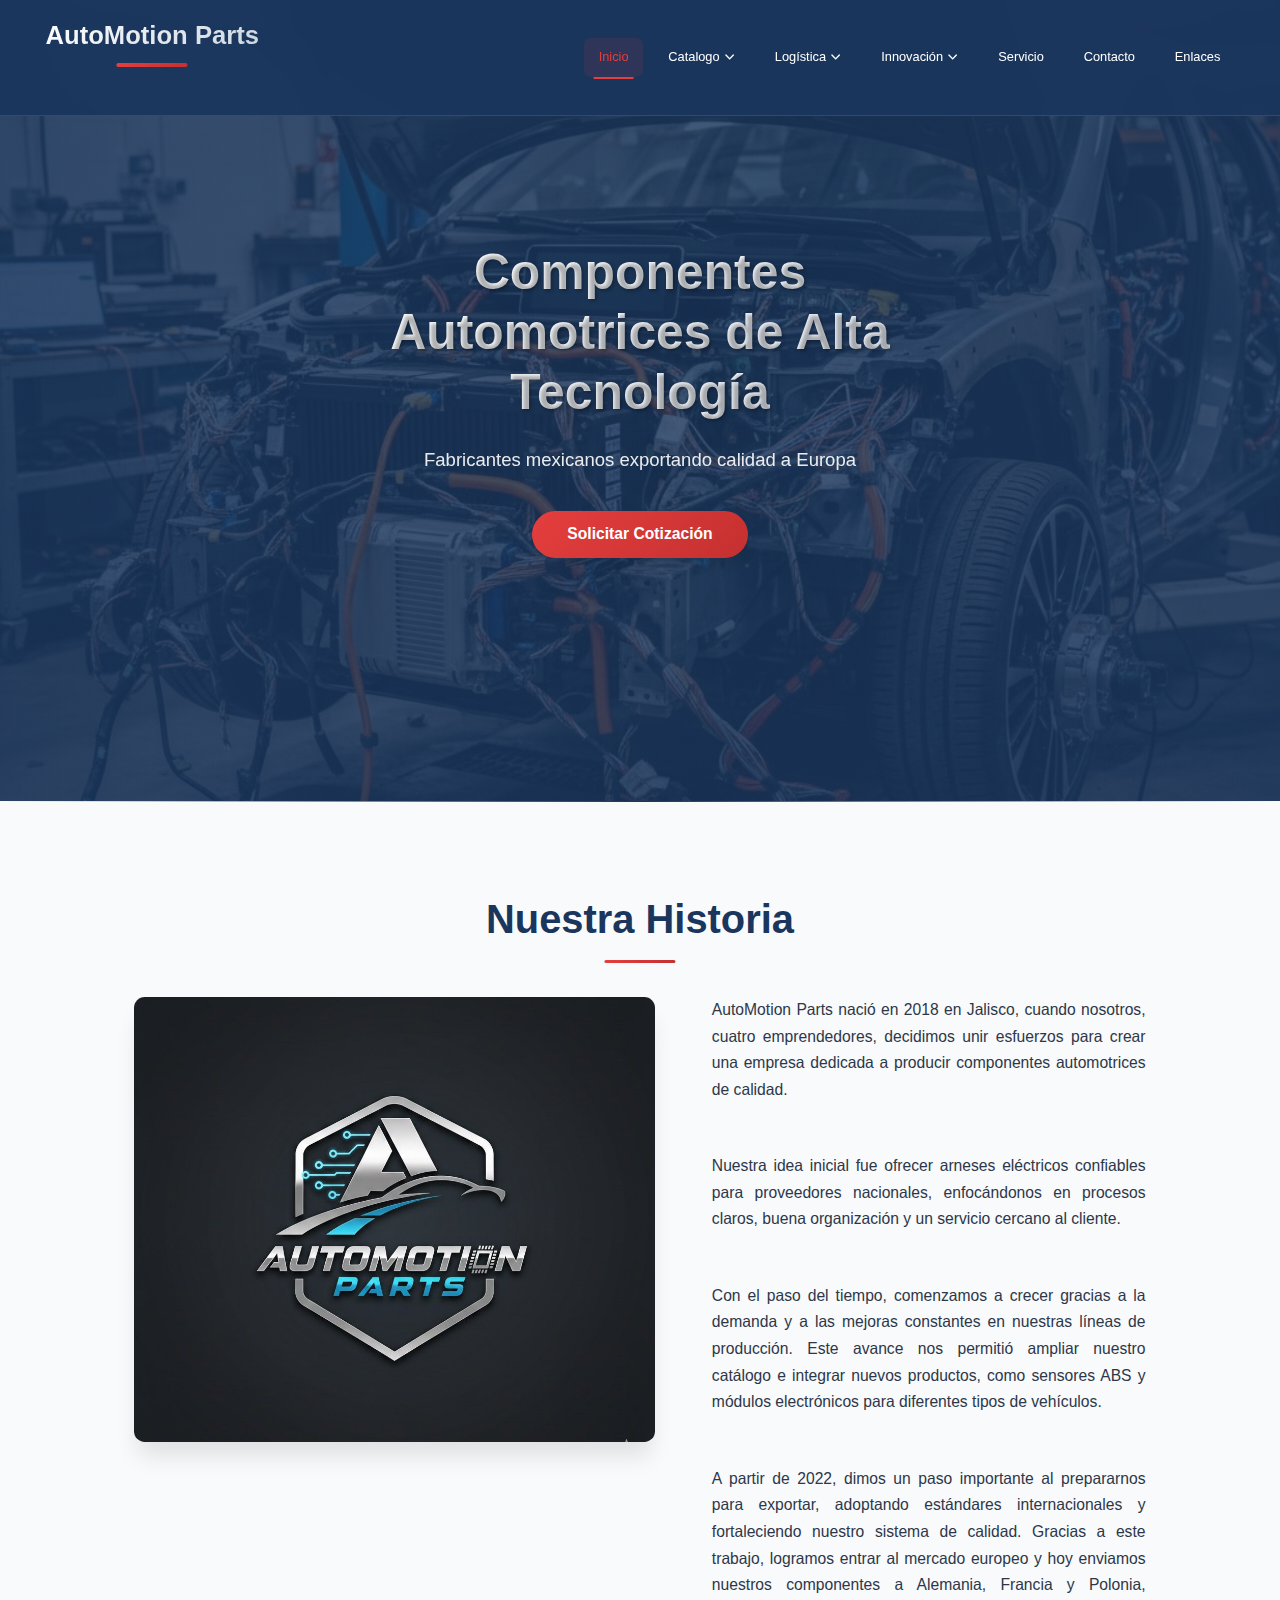
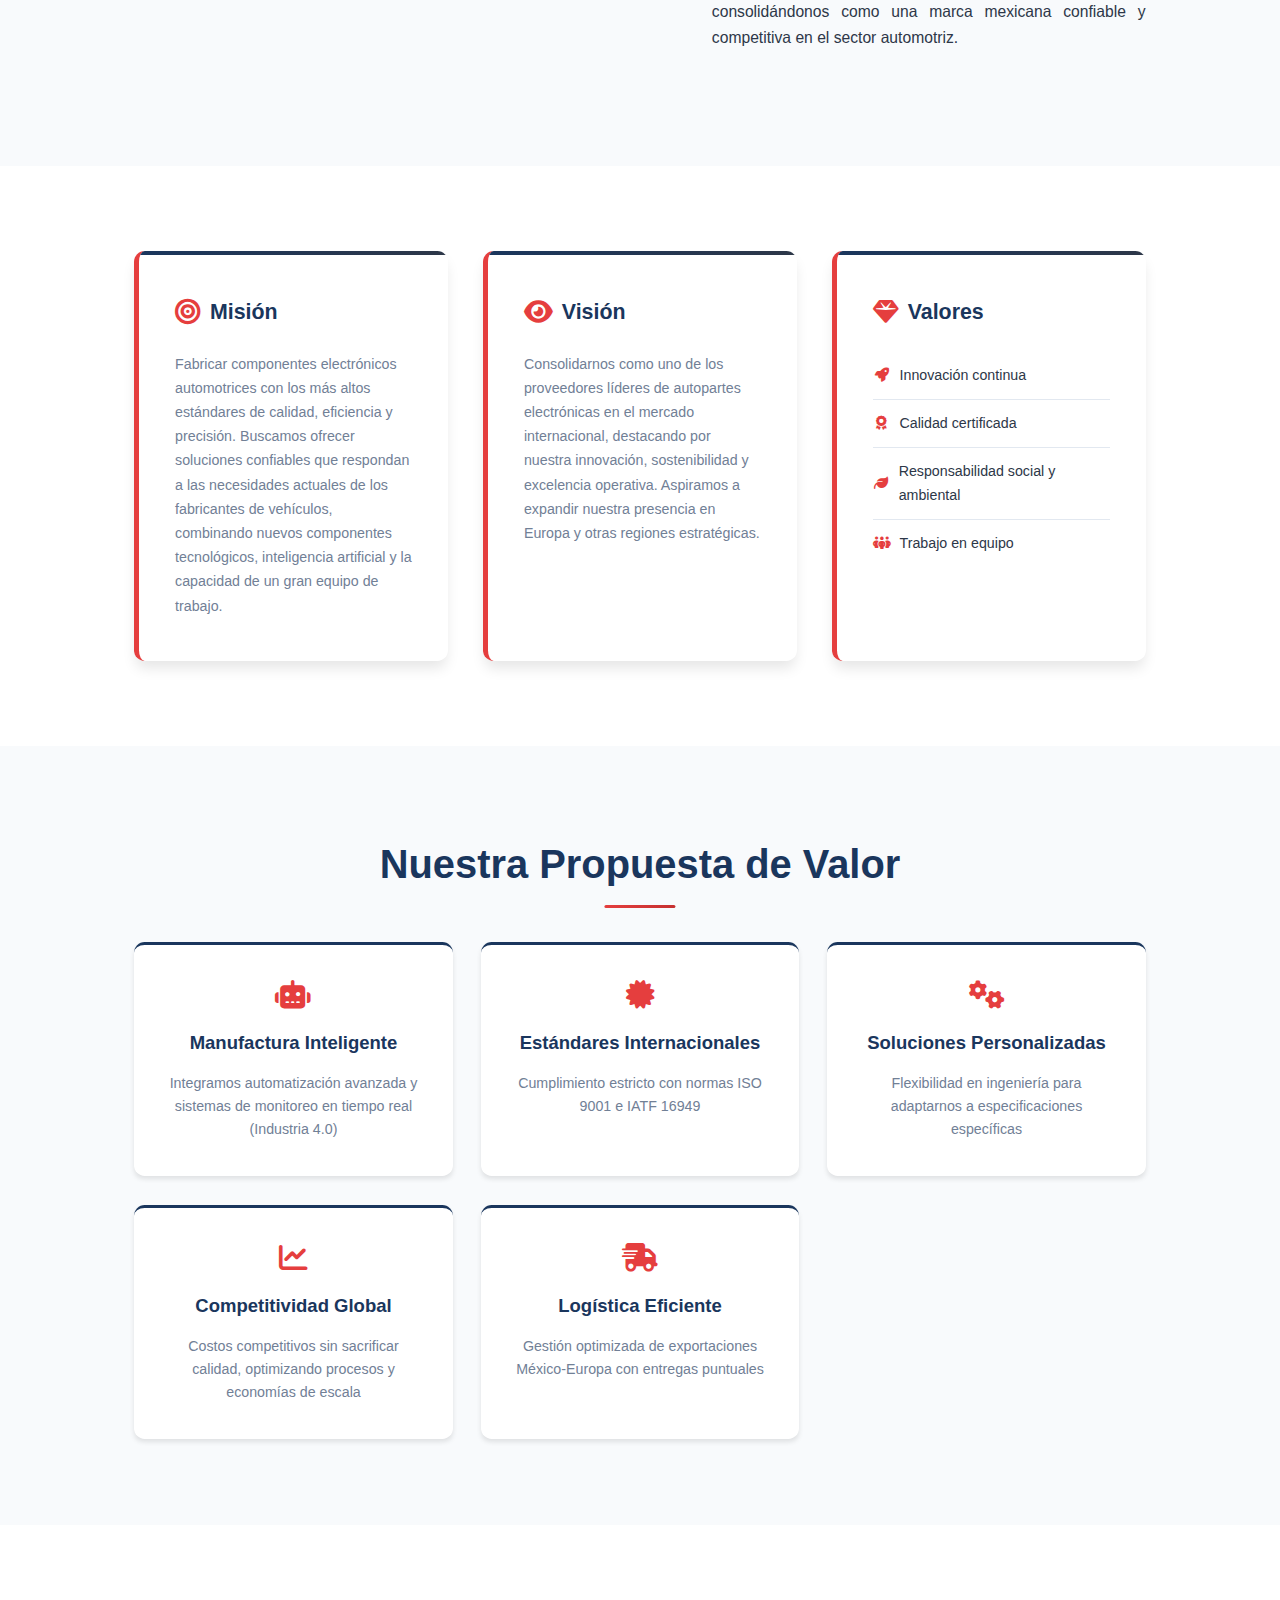
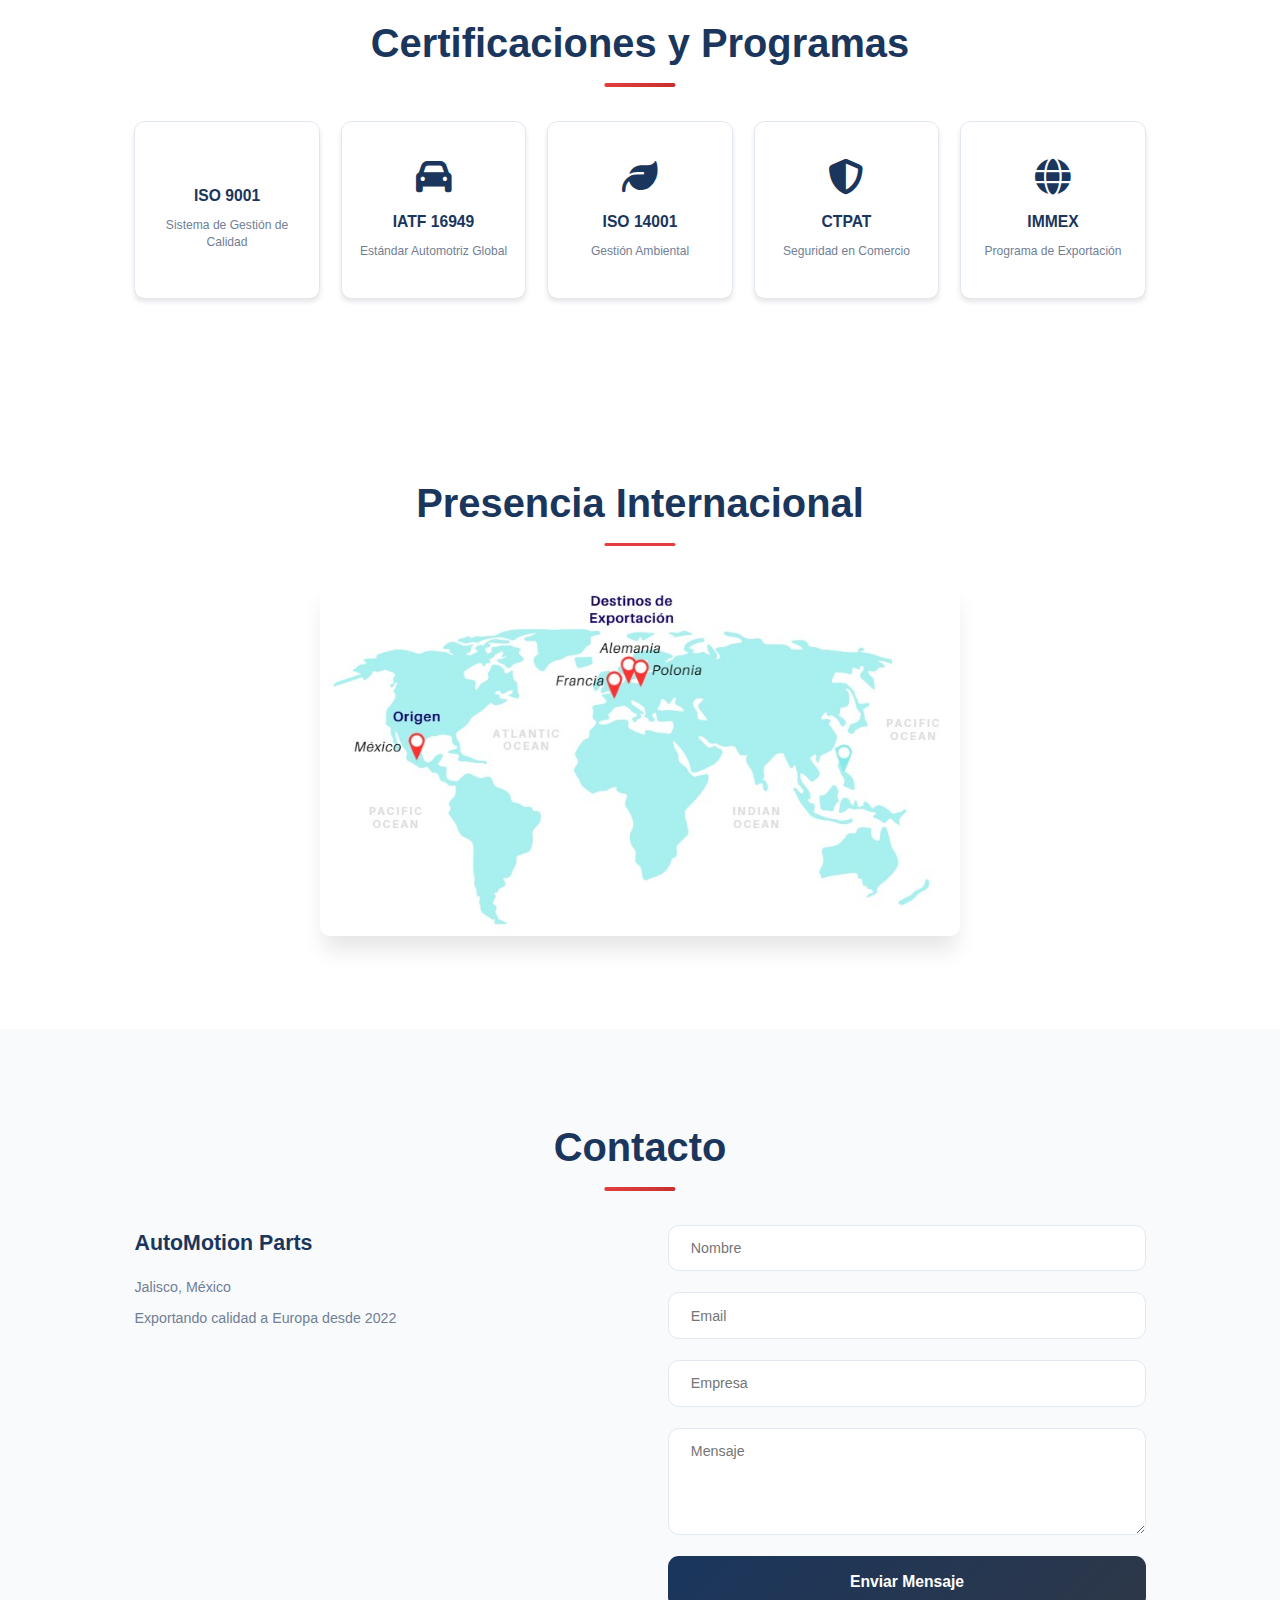
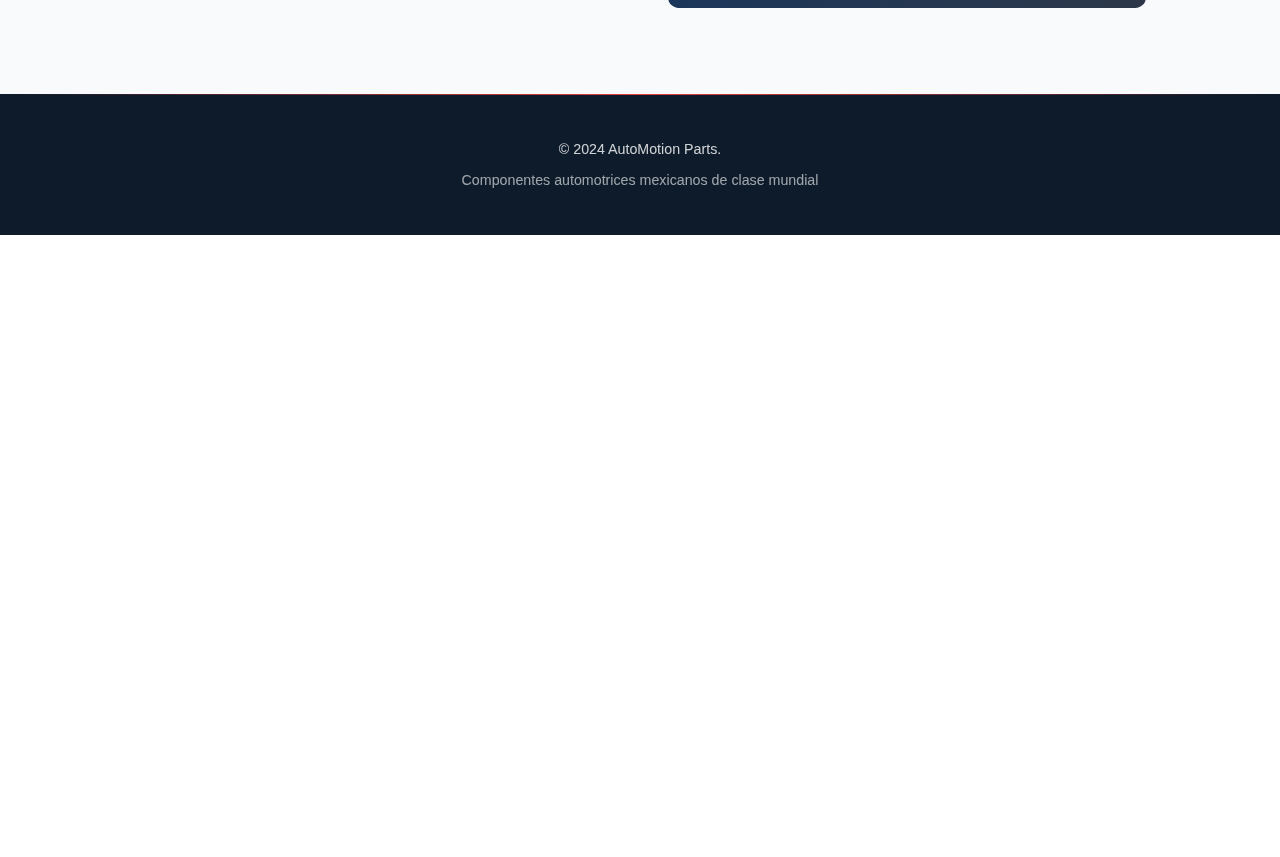
<file: index.html>
<!DOCTYPE html>
<html lang="es">
<head>
    <meta charset="UTF-8">
    <meta name="viewport" content="width=device-width, initial-scale=1.0">
    <link rel="icon" type="image/x-icon" href="img/logo1.jpg">
    <title>AutoMotion Parts</title>
    <link rel="stylesheet" href="css/inicio.css">
    <link rel="stylesheet" href="https://cdnjs.cloudflare.com/ajax/libs/font-awesome/6.4.0/css/all.min.css">
</head>
<body>
    <!-- Header (se mantiene igual) -->
   <header>
    <nav>
        <div class="logo">
            <h2>AutoMotion Parts</h2>
        </div>
        <ul class="nav-links">
            <li><a href="index.html">Inicio</a></li>
            
            <!-- Submenú Productos -->
            <li class="has-submenu">
                <a href="productos.html">Catalogo <i class="fas fa-chevron-down"></i></a>
                <ul class="submenu">
                    <li><a href="productos.html">Productos</a></li>
                    <li><a href="envase.html">Packaging</a></li>
                    <li><a href="cubicaje.html">Cubicaje</a></li>
                </ul>
            </li>
            
            <!-- Submenú Logística -->
            <li class="has-submenu">
                <a href="logistica.html">Logística <i class="fas fa-chevron-down"></i></a>
                <ul class="submenu">
                    <li><a href="cadena.html">Cadena de Suministros</a></li>
                    <li><a href="costos.html">Costos Logísticos</a></li>
                    <li><a href="logisitica.html">Logística Integral</a></li>
                </ul>
            </li>
            
            <!-- Submenú Innovación -->
            <li class="has-submenu">
                <a href="4.0.html">Innovación <i class="fas fa-chevron-down"></i></a>
                <ul class="submenu">
                    <li><a href="4.0.html">Industria 4.0</a></li>
                    <li><a href="modelo.html">Modelo Vogel</a></li>
                </ul>
            </li>
            
            <li><a href="servicio.html">Servicio</a></li>
            <li><a href="#contacto">Contacto</a></li>
            <li><a href="enlaces.html">Enlaces</a></li>
        </ul>
    </nav>
</header>

    <!-- Hero Section (se mantiene igual) -->
    <section id="inicio" class="hero" style="background: linear-gradient(rgba(26, 54, 93, 0.8), rgba(26, 54, 93, 0.8)), url('img/fondomain.jpg'); background-size: cover; background-position: center; background-attachment: fixed;">
        <div class="hero-content">
            <h1>Componentes Automotrices de Alta Tecnología</h1>
            <p>Fabricantes mexicanos exportando calidad a Europa</p>
            <button class="cta-button">Solicitar Cotización</button>
        </div>
    </section>

<!-- Historia CON IMAGEN GRANDE A LA IZQUIERDA -->
<section id="nosotros" class="historia">
    <div class="container">
        <h2>Nuestra Historia</h2>
        <div class="historia-content">
            <!-- Columna de imagen GRANDE a la izquierda -->
            <div class="historia-imagen">
                <img src="img/nuhisto.jpg" alt="Historia de AutoMotion Parts - Fabricación de componentes automotrices" class="historia-img">
            </div>
            <!-- Columna de texto a la derecha -->
            <div class="historia-texto">
                <p>AutoMotion Parts nació en 2018 en Jalisco, cuando nosotros, cuatro emprendedores, decidimos unir esfuerzos para crear una empresa dedicada a producir componentes automotrices de calidad.</p>
                <p>Nuestra idea inicial fue ofrecer arneses eléctricos confiables para proveedores nacionales, enfocándonos en procesos claros, buena organización y un servicio cercano al cliente.</p>
                <p>Con el paso del tiempo, comenzamos a crecer gracias a la demanda y a las mejoras constantes en nuestras líneas de producción. Este avance nos permitió ampliar nuestro catálogo e integrar nuevos productos, como sensores ABS y módulos electrónicos para diferentes tipos de vehículos.</p>
                <p>A partir de 2022, dimos un paso importante al prepararnos para exportar, adoptando estándares internacionales y fortaleciendo nuestro sistema de calidad. Gracias a este trabajo, logramos entrar al mercado europeo y hoy enviamos nuestros componentes a Alemania, Francia y Polonia, consolidándonos como una marca mexicana confiable y competitiva en el sector automotriz.</p>
            </div>
        </div>
    </div>
</section>

    <!-- Misión, Visión, Valores CON ÍCONOS -->
    <section class="mvv">
        <div class="container">
            <div class="mvv-grid">
                <div class="mvv-card">
                    <h3><i class="fas fa-bullseye"></i> Misión</h3>
                    <p>Fabricar componentes electrónicos automotrices con los más altos estándares de calidad, eficiencia y precisión. Buscamos ofrecer soluciones confiables que respondan a las necesidades actuales de los fabricantes de vehículos, combinando nuevos componentes tecnológicos, inteligencia artificial y la capacidad de un gran equipo de trabajo.</p>
                </div>
                <div class="mvv-card">
                    <h3><i class="fas fa-eye"></i> Visión</h3>
                    <p>Consolidarnos como uno de los proveedores líderes de autopartes electrónicas en el mercado internacional, destacando por nuestra innovación, sostenibilidad y excelencia operativa. Aspiramos a expandir nuestra presencia en Europa y otras regiones estratégicas.</p>
                </div>
                <div class="mvv-card">
                    <h3><i class="fas fa-gem"></i> Valores</h3>
                    <ul>
                        <li><i class="fas fa-rocket"></i> Innovación continua</li>
                        <li><i class="fas fa-award"></i> Calidad certificada</li>
                        <li><i class="fas fa-leaf"></i> Responsabilidad social y ambiental</li>
                        <li><i class="fas fa-people-group"></i> Trabajo en equipo</li>
                    </ul>
                </div>
            </div>
        </div>
    </section>

    <!-- Propuesta de Valor CON ÍCONOS -->
    <section class="propuesta-valor">
        <div class="container">
            <h2>Nuestra Propuesta de Valor</h2>
            <div class="valor-grid">
                <div class="valor-item">
                    <h4><i class="fas fa-robot"></i> Manufactura Inteligente</h4>
                    <p>Integramos automatización avanzada y sistemas de monitoreo en tiempo real (Industria 4.0)</p>
                </div>
                <div class="valor-item">
                    <h4><i class="fas fa-certificate"></i> Estándares Internacionales</h4>
                    <p>Cumplimiento estricto con normas ISO 9001 e IATF 16949</p>
                </div>
                <div class="valor-item">
                    <h4><i class="fas fa-cogs"></i> Soluciones Personalizadas</h4>
                    <p>Flexibilidad en ingeniería para adaptarnos a especificaciones específicas</p>
                </div>
                <div class="valor-item">
                    <h4><i class="fas fa-chart-line"></i> Competitividad Global</h4>
                    <p>Costos competitivos sin sacrificar calidad, optimizando procesos y economías de escala</p>
                </div>
                <div class="valor-item">
                    <h4><i class="fas fa-shipping-fast"></i> Logística Eficiente</h4>
                    <p>Gestión optimizada de exportaciones México-Europa con entregas puntuales</p>
                </div>
            </div>
        </div>
    </section>

    <!-- Certificaciones - 5 EN UNA FILA -->
    <section id="certificaciones" class="certificaciones">
        <div class="container">
            <h2>Certificaciones y Programas</h2>
            <div class="certs-grid">
                <div class="cert-card">
                    <i class="fas fa-file-certificate"></i>
                    <h3>ISO 9001</h3>
                    <p>Sistema de Gestión de Calidad</p>
                </div>
                <div class="cert-card">
                    <i class="fas fa-car"></i>
                    <h3>IATF 16949</h3>
                    <p>Estándar Automotriz Global</p>
                </div>
                <div class="cert-card">
                    <i class="fas fa-leaf"></i>
                    <h3>ISO 14001</h3>
                    <p>Gestión Ambiental</p>
                </div>
                <div class="cert-card">
                    <i class="fas fa-shield-alt"></i>
                    <h3>CTPAT</h3>
                    <p>Seguridad en Comercio</p>
                </div>
                <div class="cert-card">
                    <i class="fas fa-globe"></i>
                    <h3>IMMEX</h3>
                    <p>Programa de Exportación</p>
                </div>
            </div>
        </div>
    </section>

    <!-- Mercados (CON FOTO Y FONDO AZUL) -->
<section class="mercados">
    <div class="container">
        <h2>Presencia Internacional</h2>
        <div class="mercados-content">
            <!-- Foto de muestra - mantiene el fondo azul -->
            <div class="foto-presencia">
                <img src="img/destinosI.jpg" alt="Presencia Internacional AutoMotion Parts" class="foto-presencia-img">
            </div>
        </div>
    </div>
</section>

    <!-- Contacto (se mantiene igual) -->
    <section id="contacto" class="contacto">
        <div class="container">
            <h2>Contacto</h2>
            <div class="contacto-grid">
                <div class="contacto-info">
                    <h3>AutoMotion Parts</h3>
                    <p>Jalisco, México</p>
                    <p>Exportando calidad a Europa desde 2022</p>
                </div>
                <form id="contactForm" class="contacto-form">
                    <input type="text" placeholder="Nombre" required>
                    <input type="email" placeholder="Email" required>
                    <input type="text" placeholder="Empresa">
                    <textarea placeholder="Mensaje" required></textarea>
                    <button type="submit">Enviar Mensaje</button>
                </form>
            </div>
        </div>
    </section>

    <!-- Footer (se mantiene igual) -->
    <footer>
        <div class="container">
            <p>&copy; 2024 AutoMotion Parts.</p>
            <p>Componentes automotrices mexicanos de clase mundial</p>
        </div>
    </footer>

    <script src="js/inicio.js"></script>
    <script src="js/todos.js"></script>
</body>
</html>
</file>
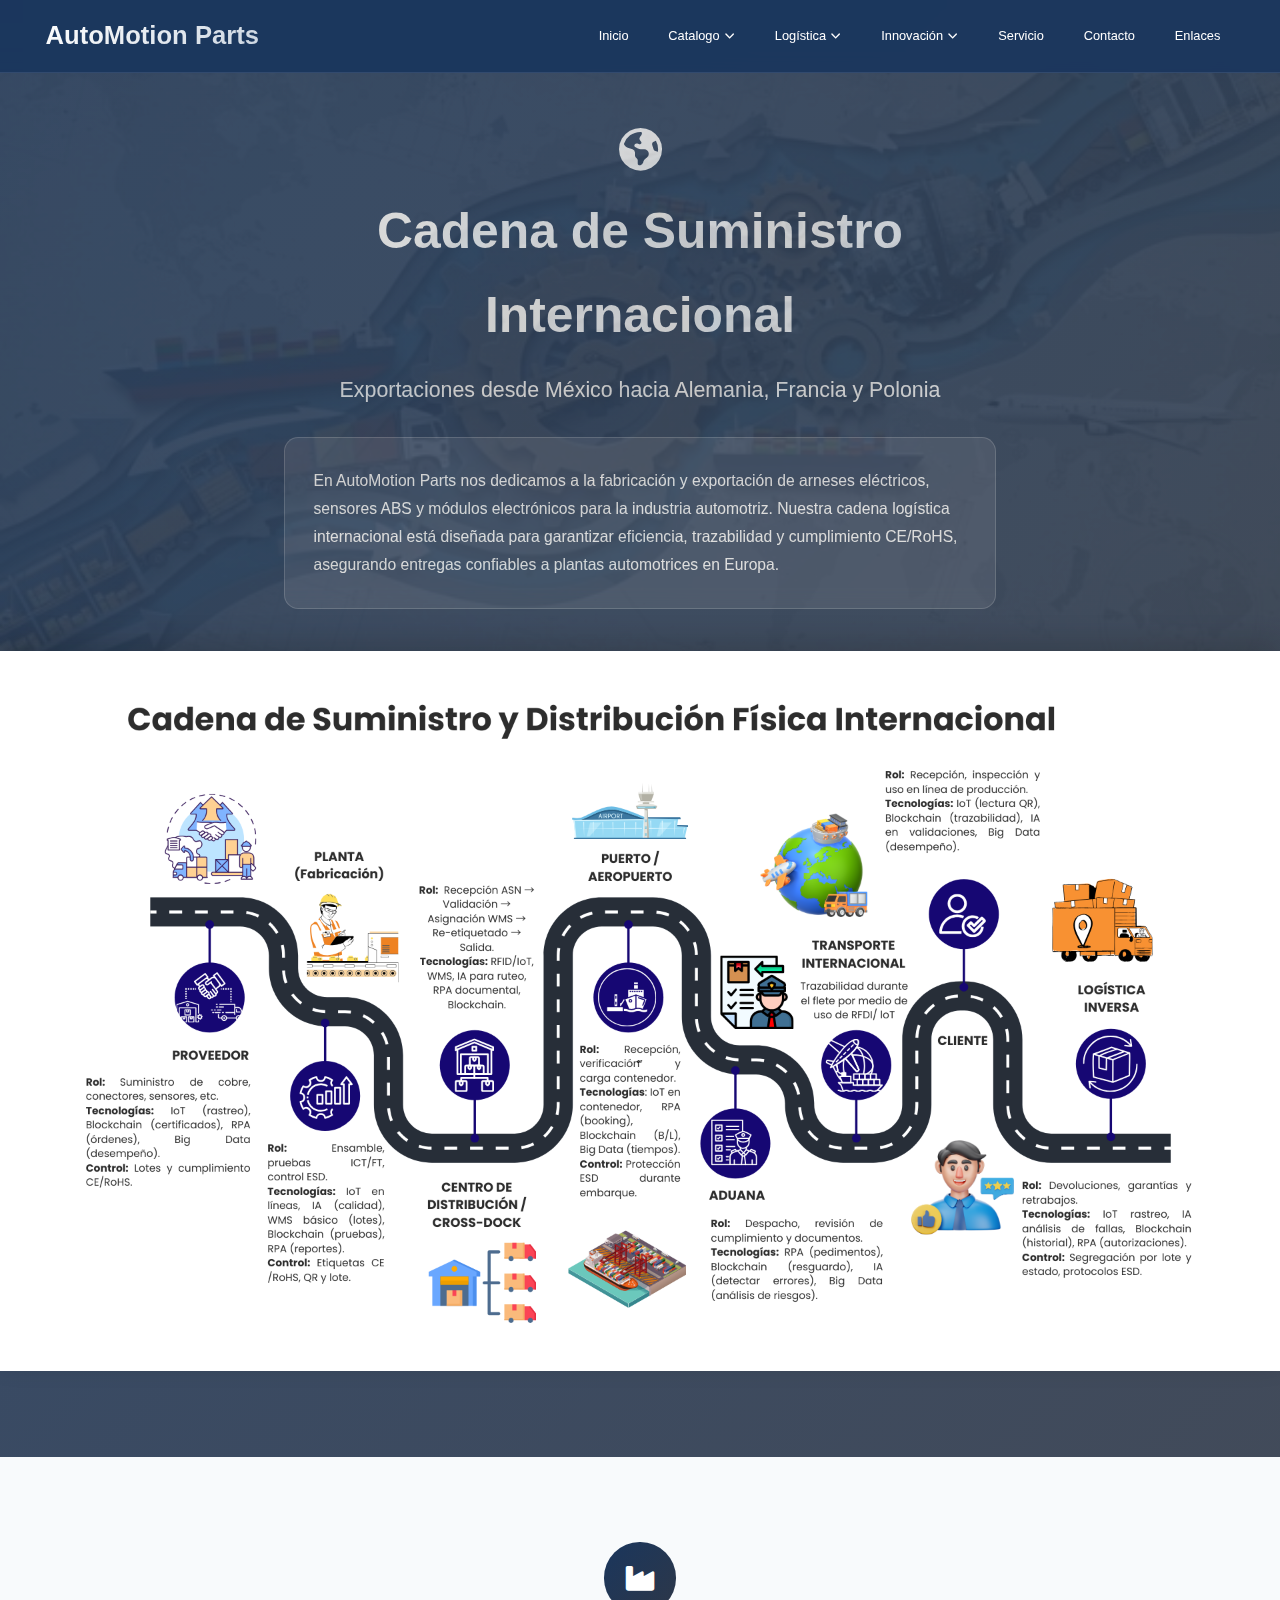
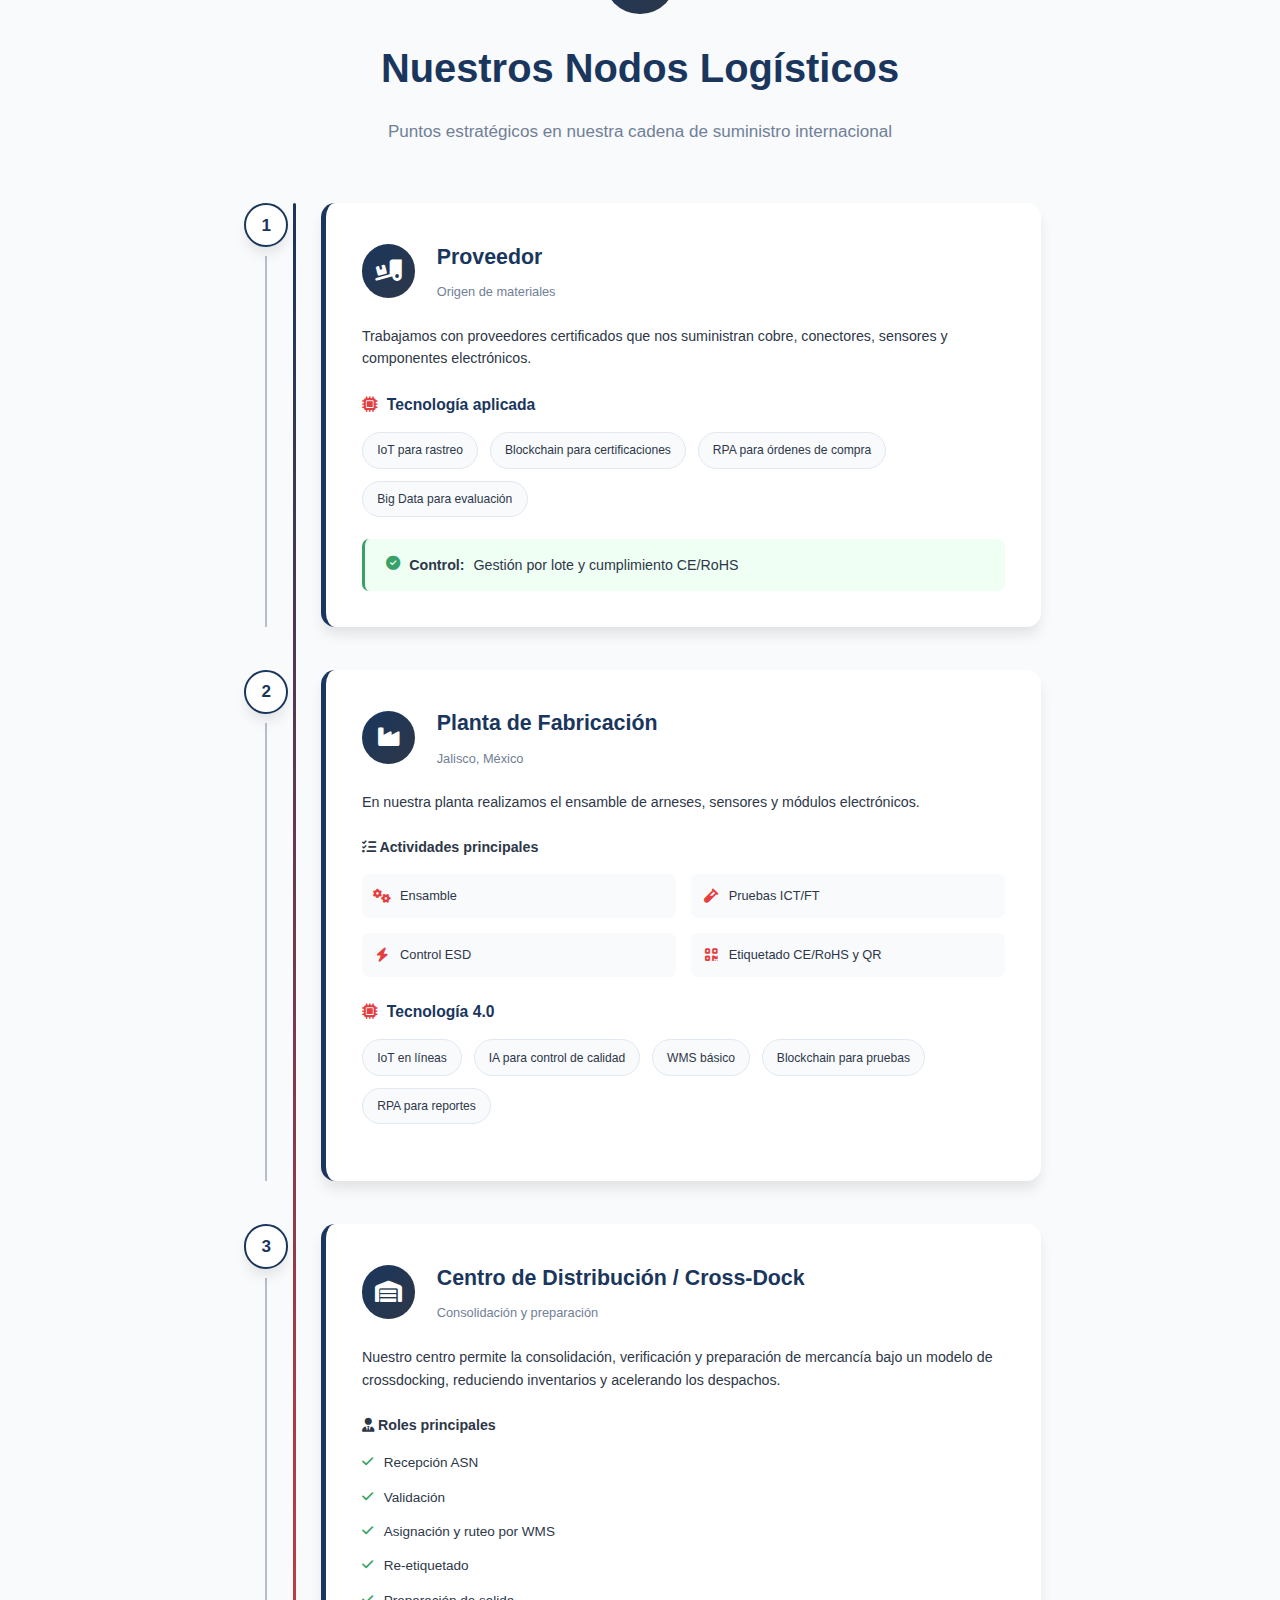
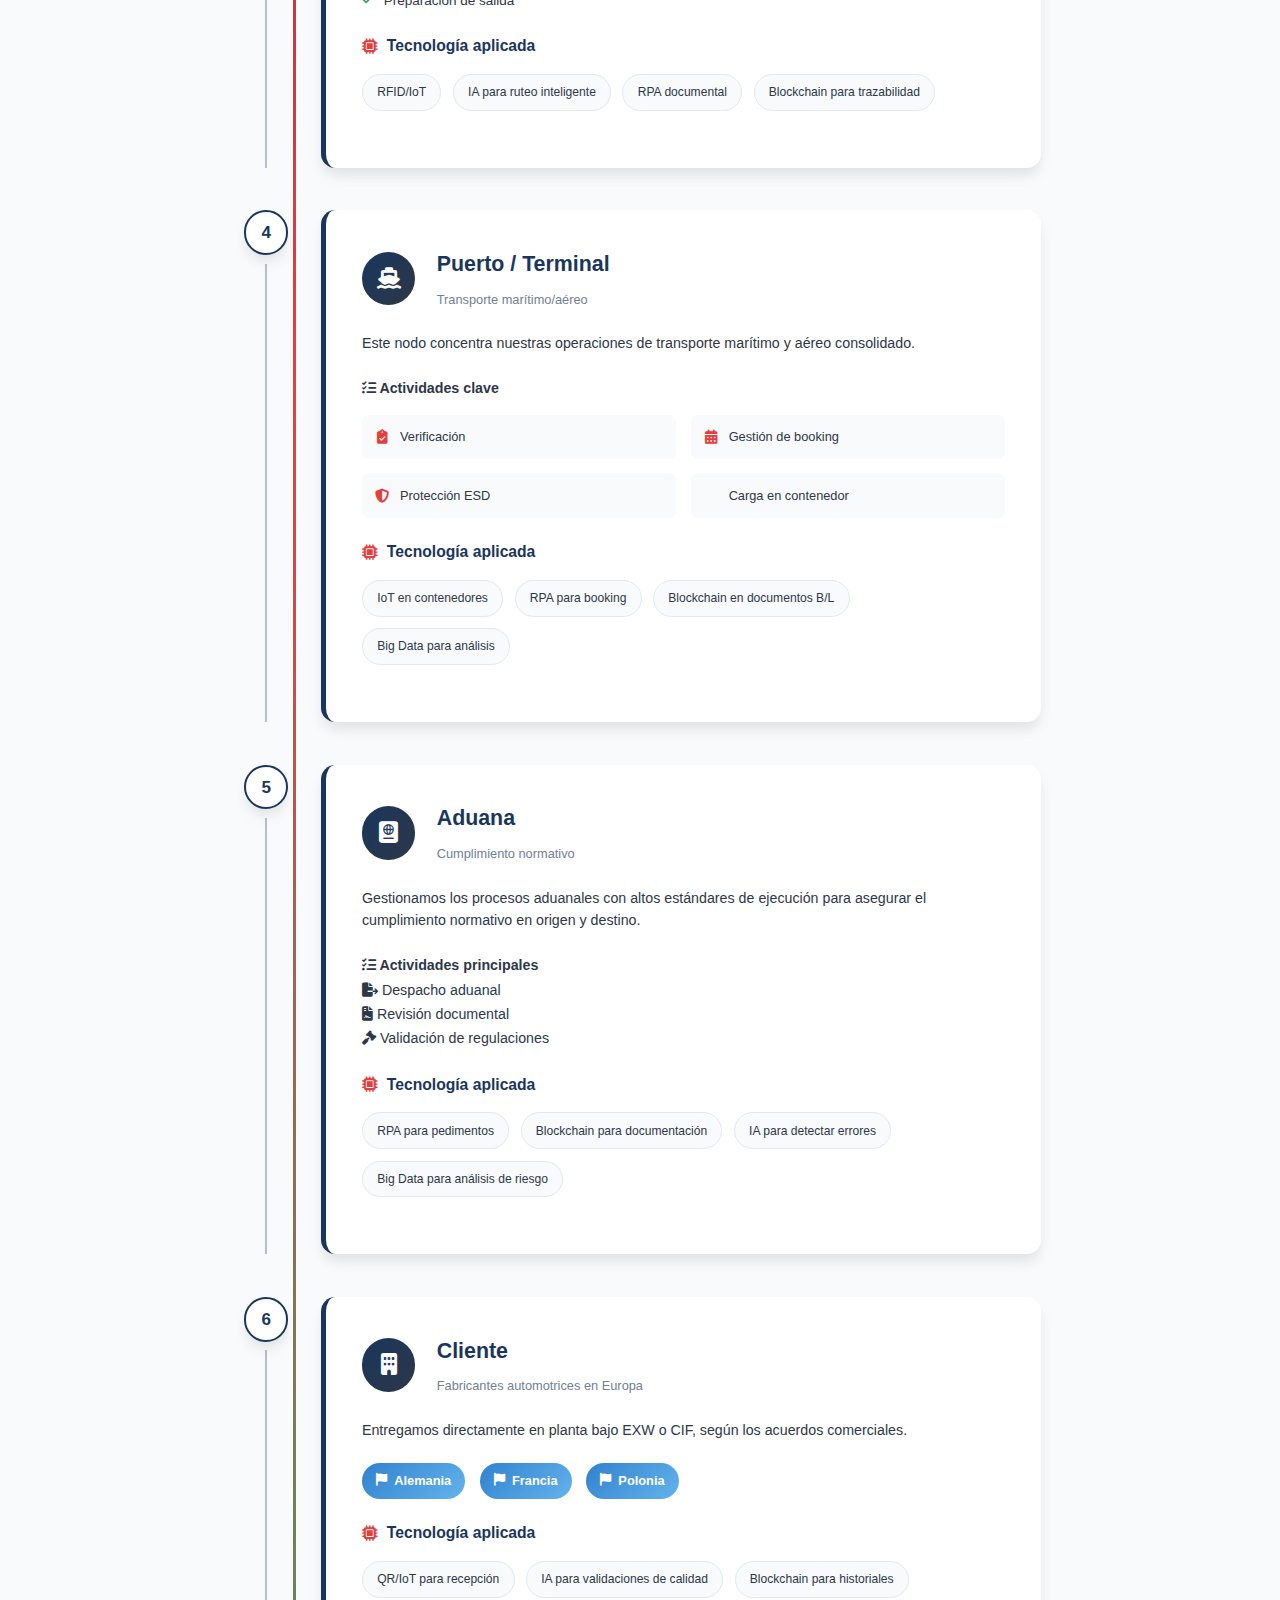
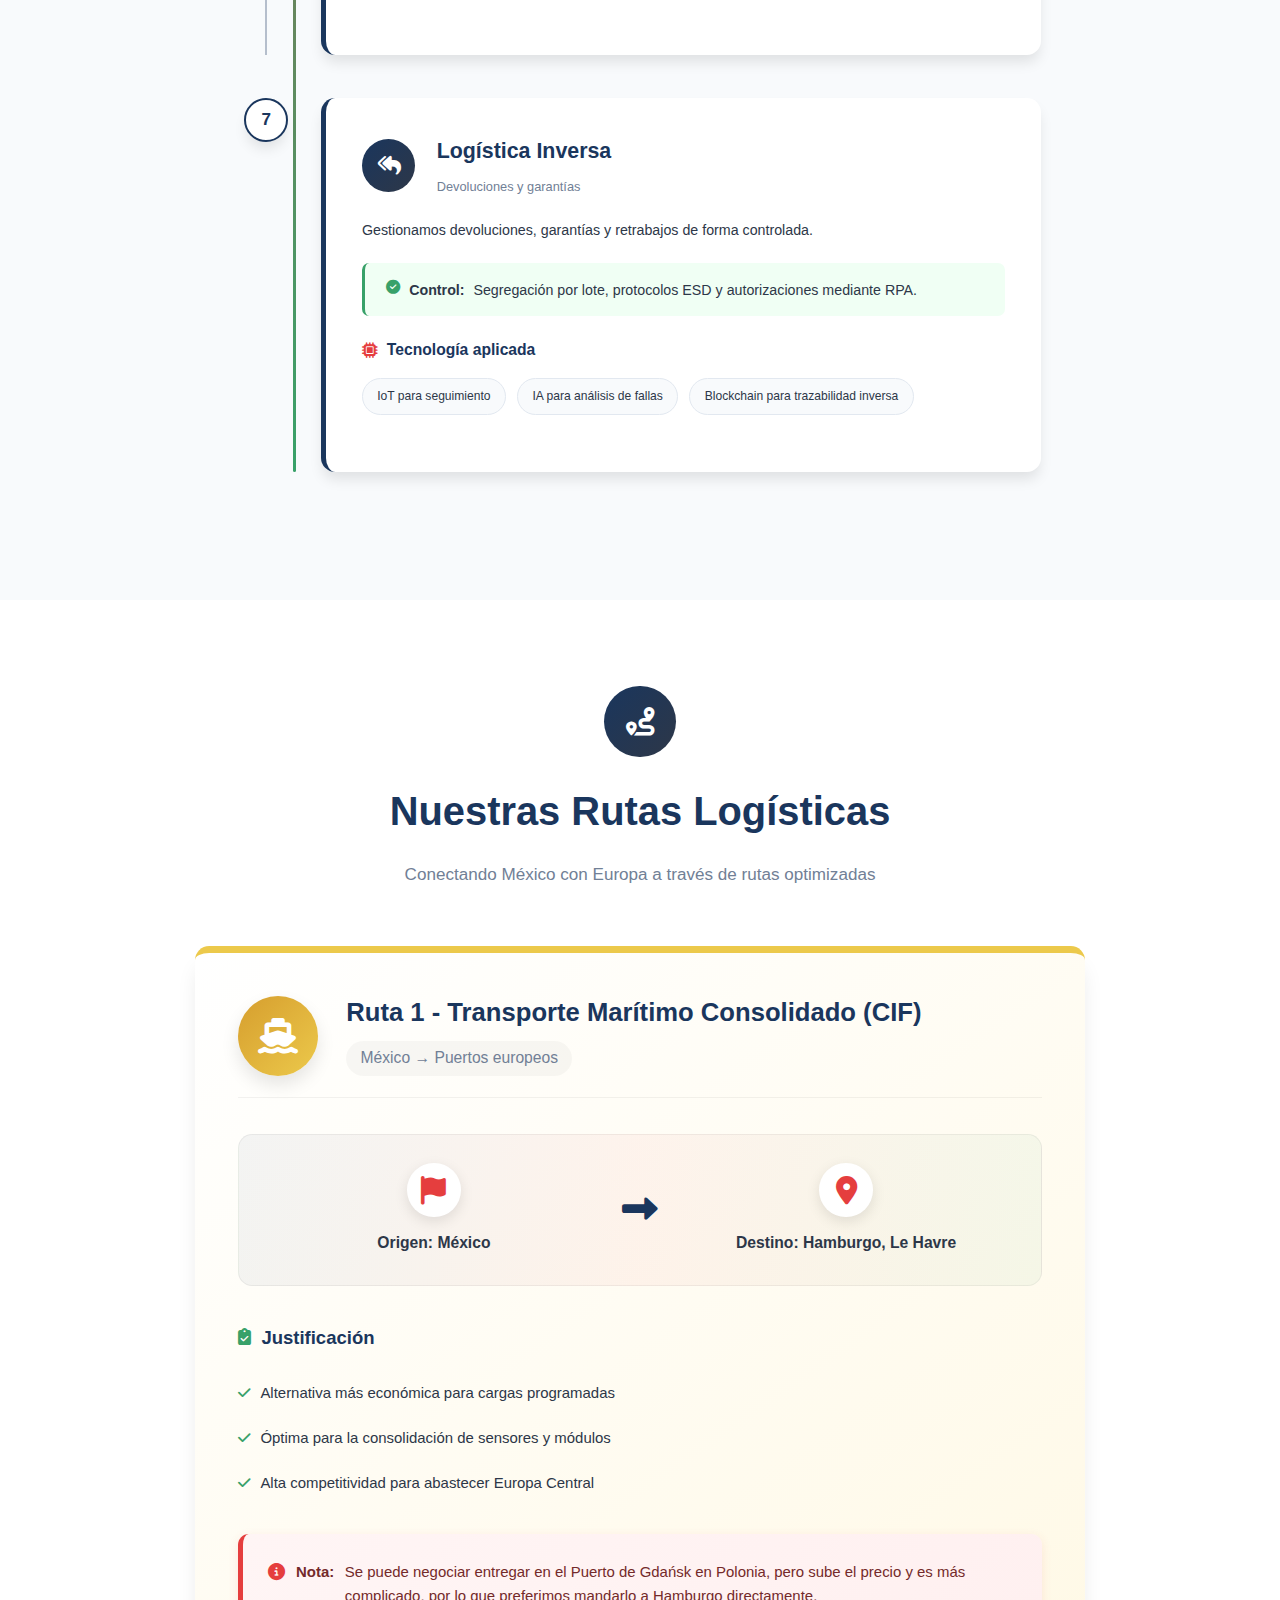
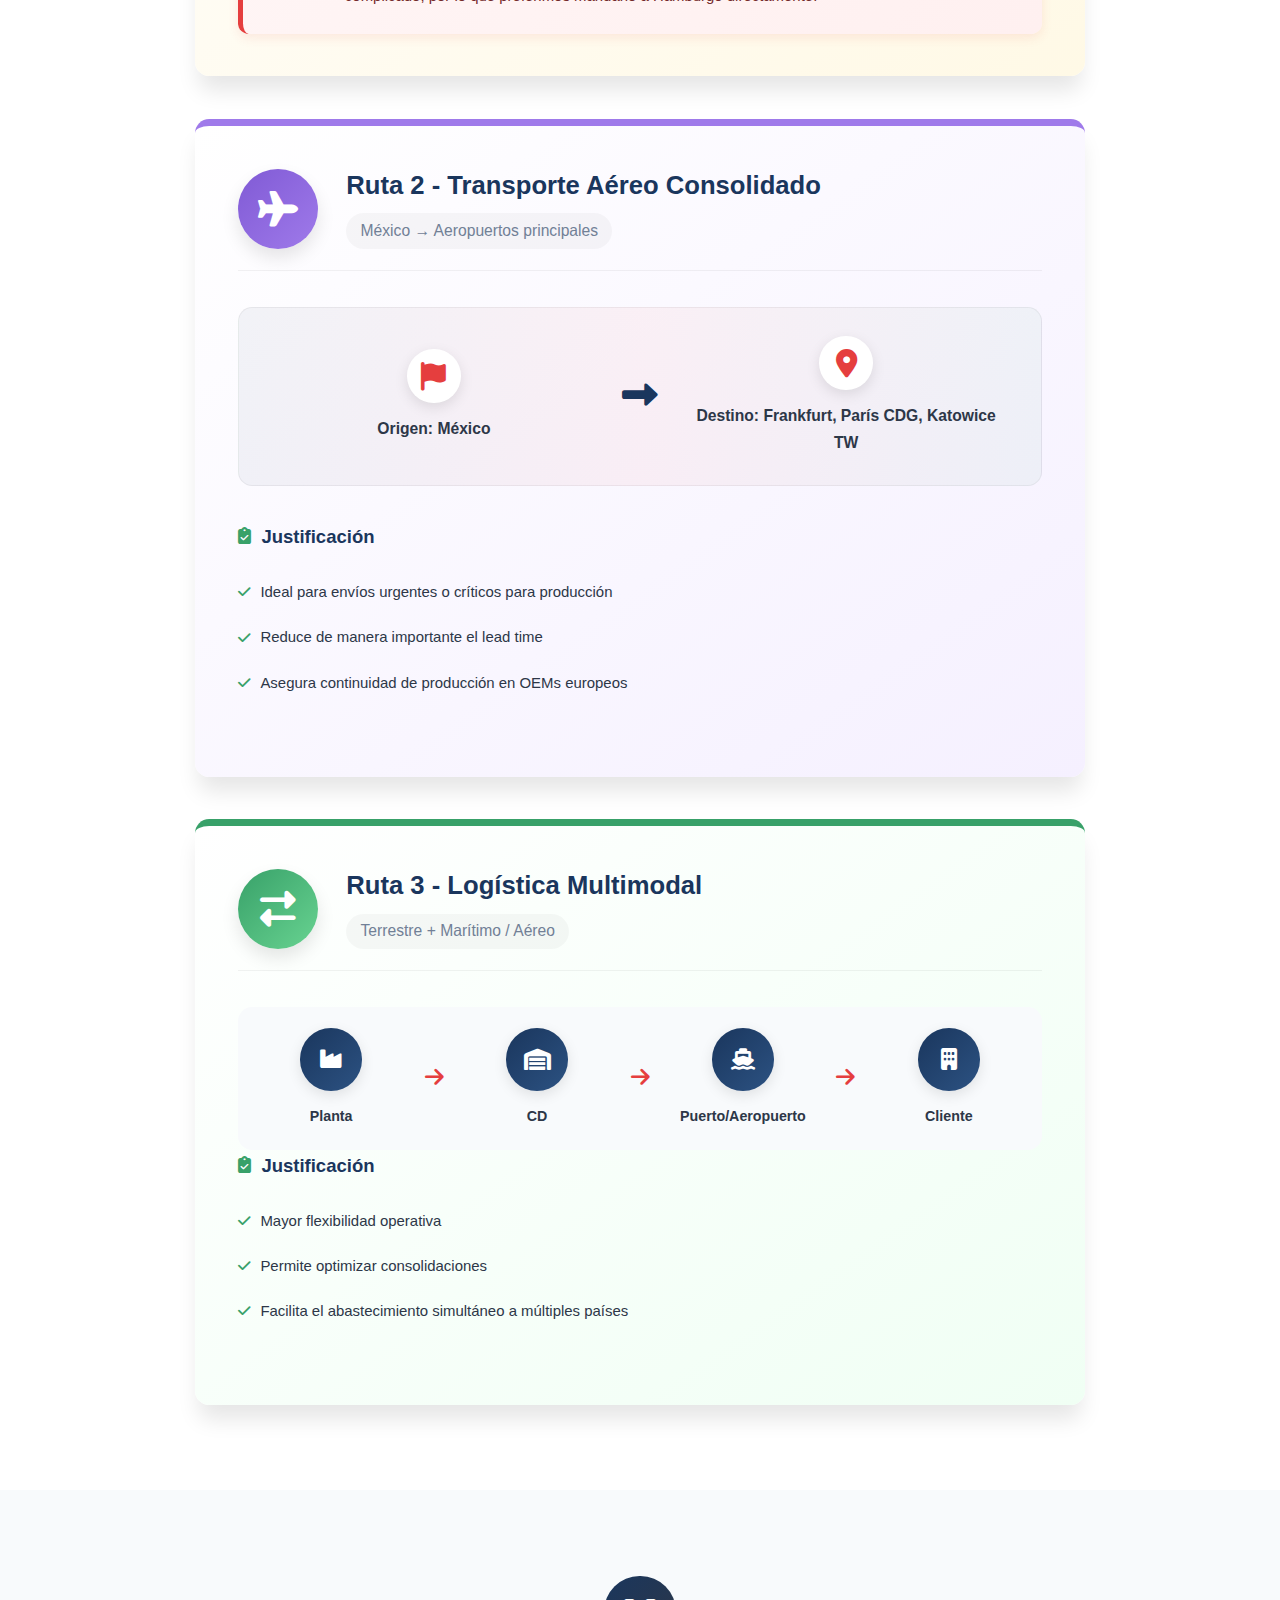
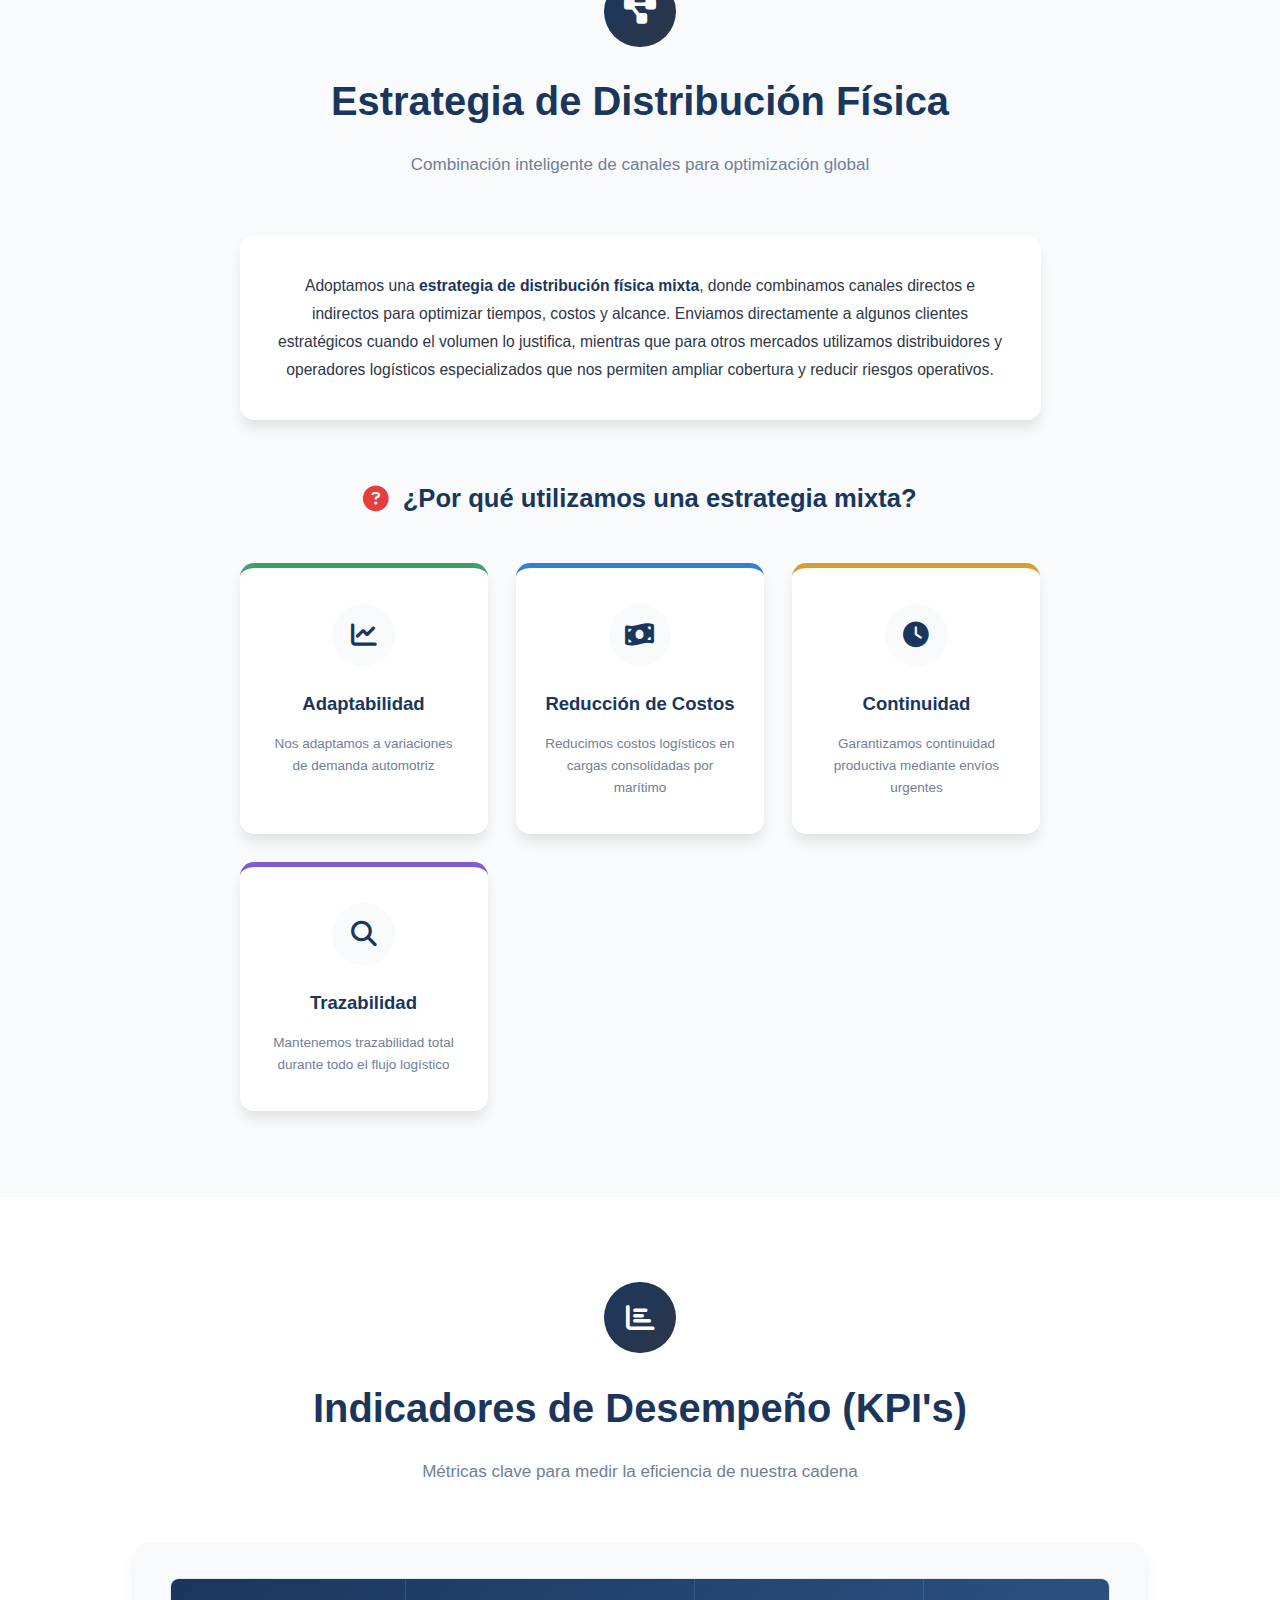
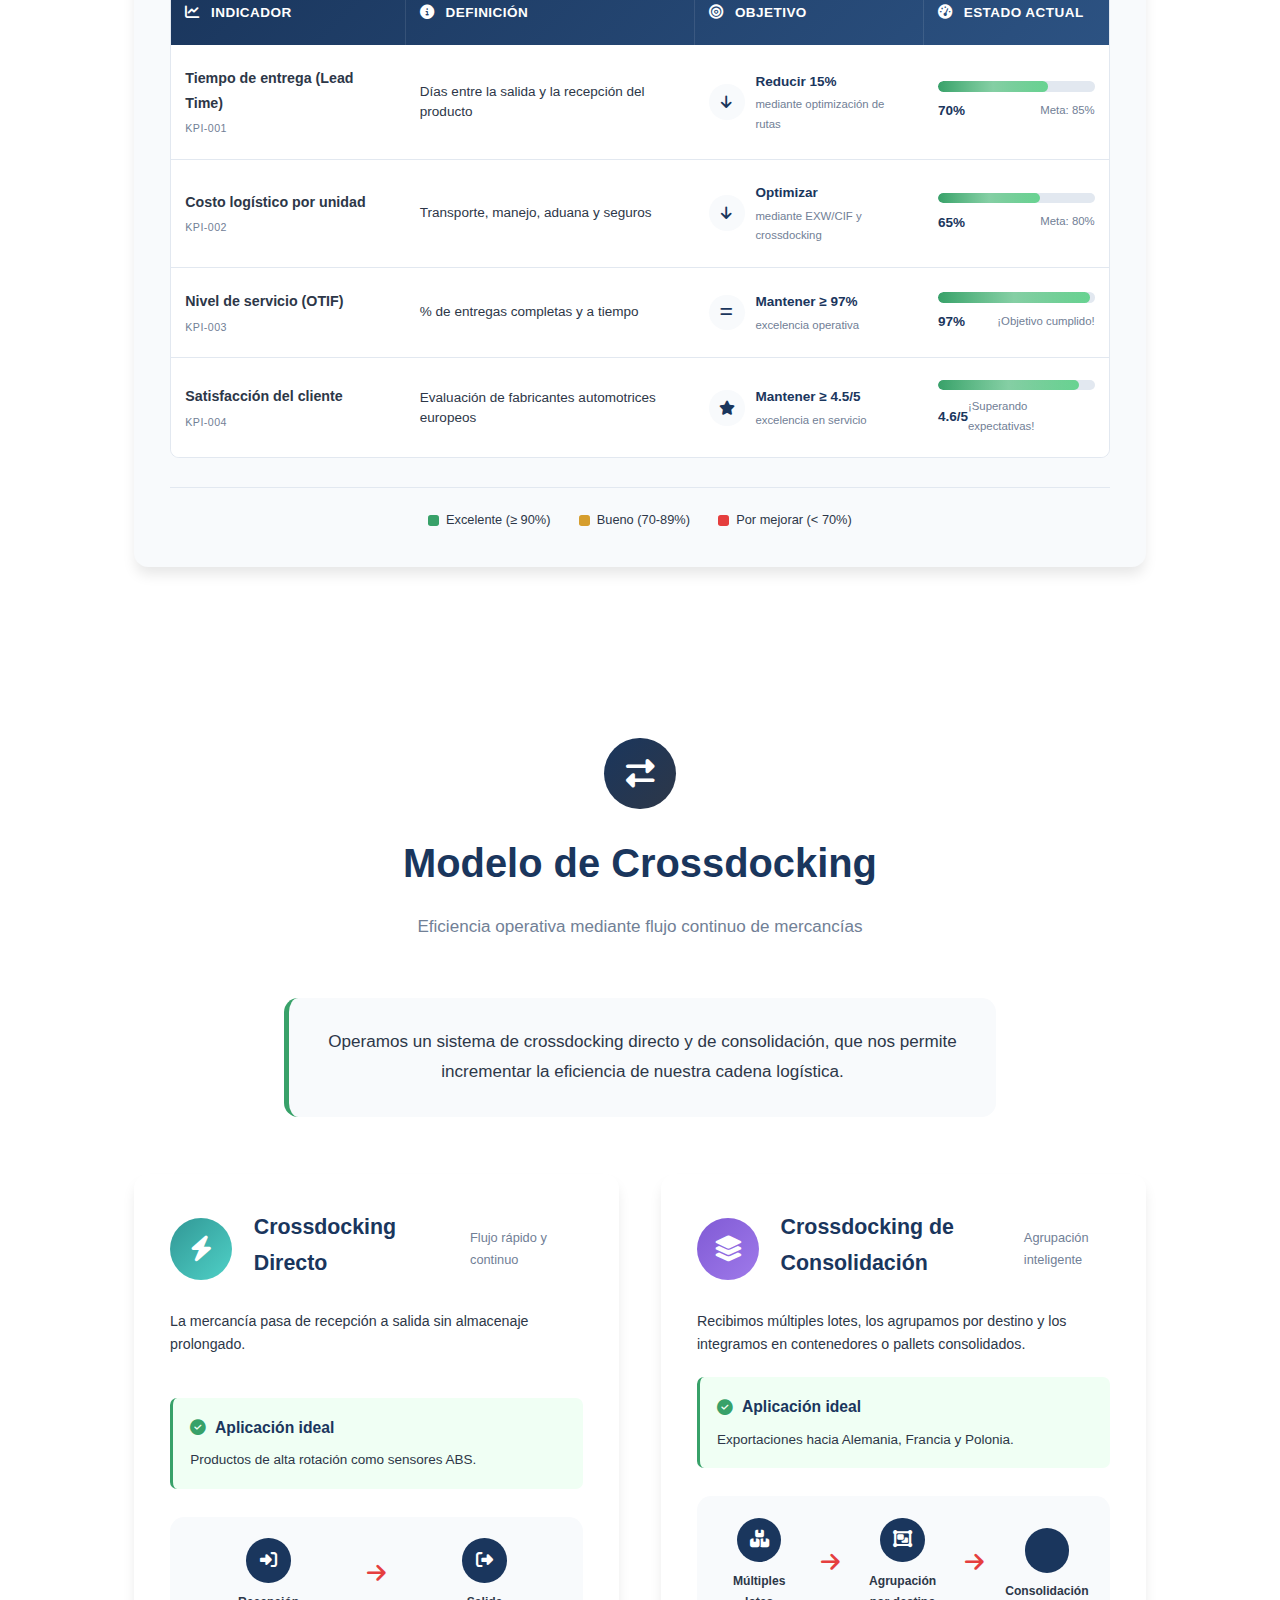
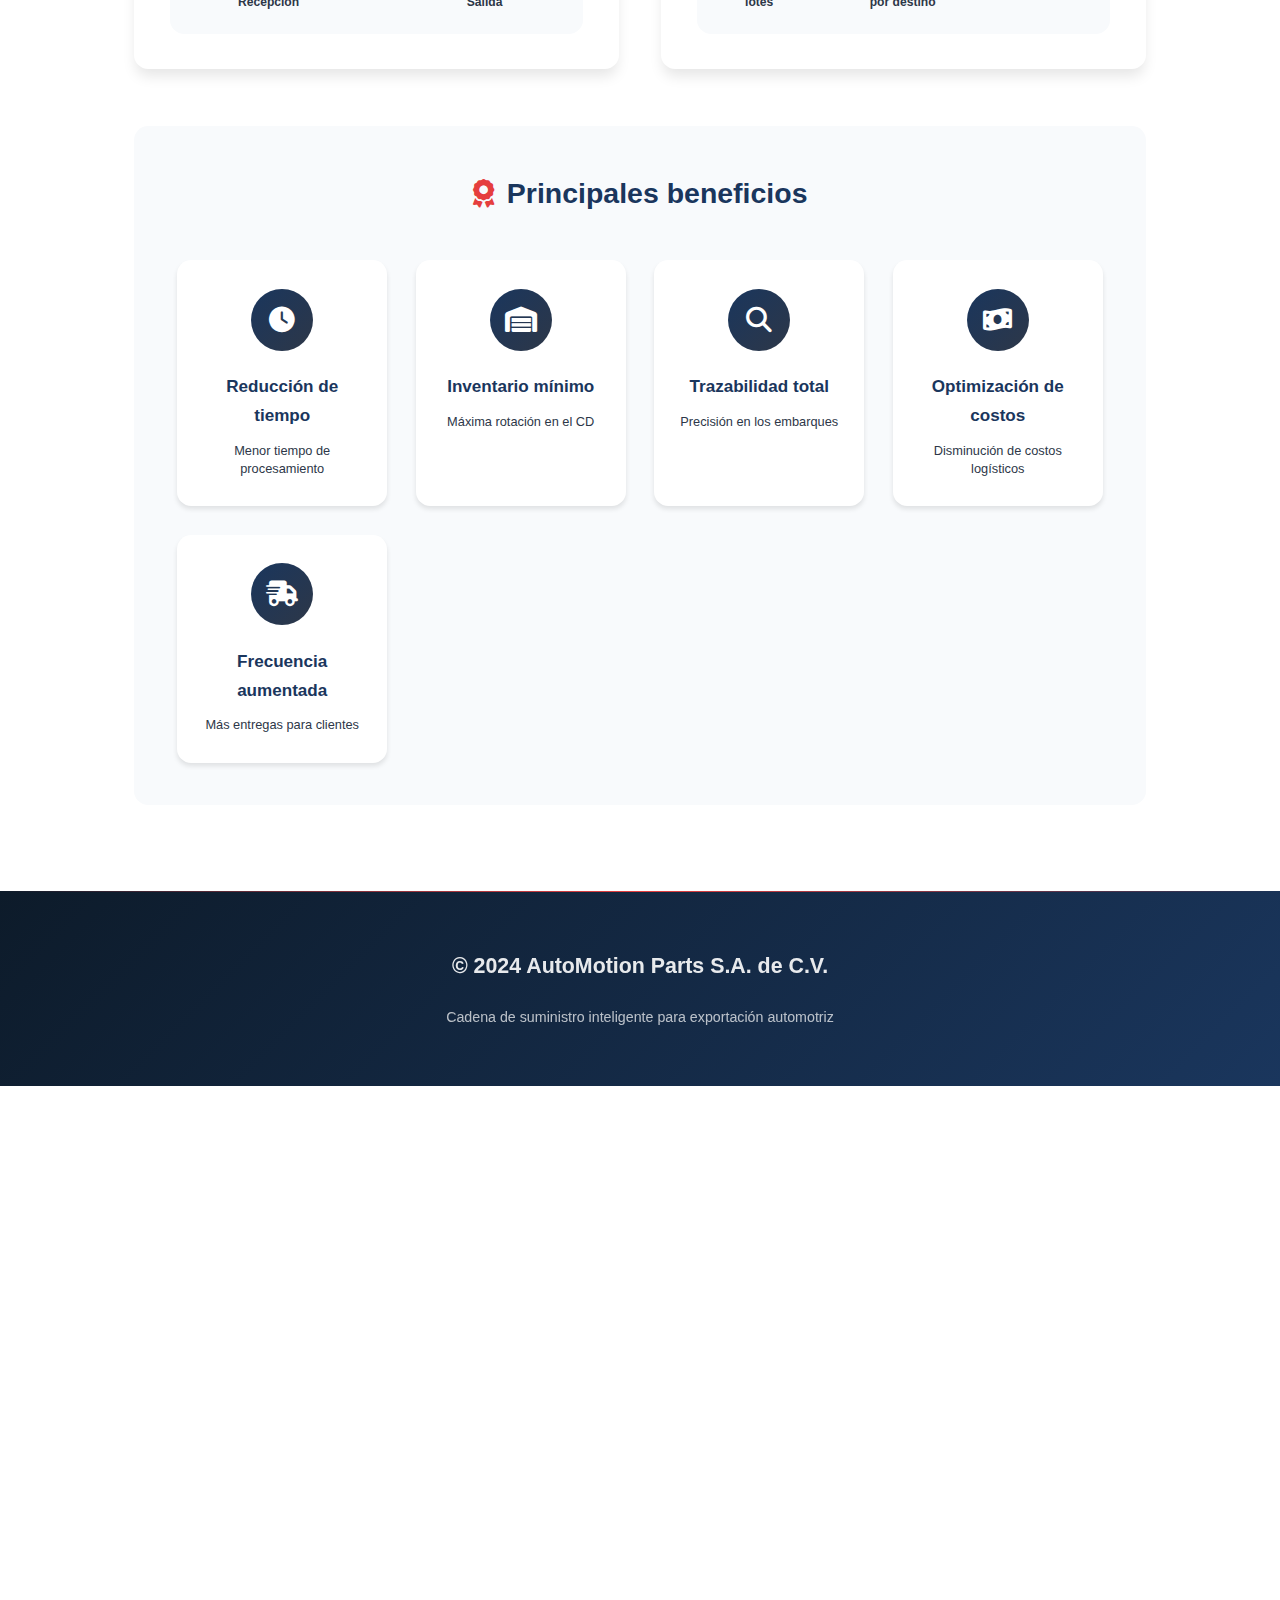
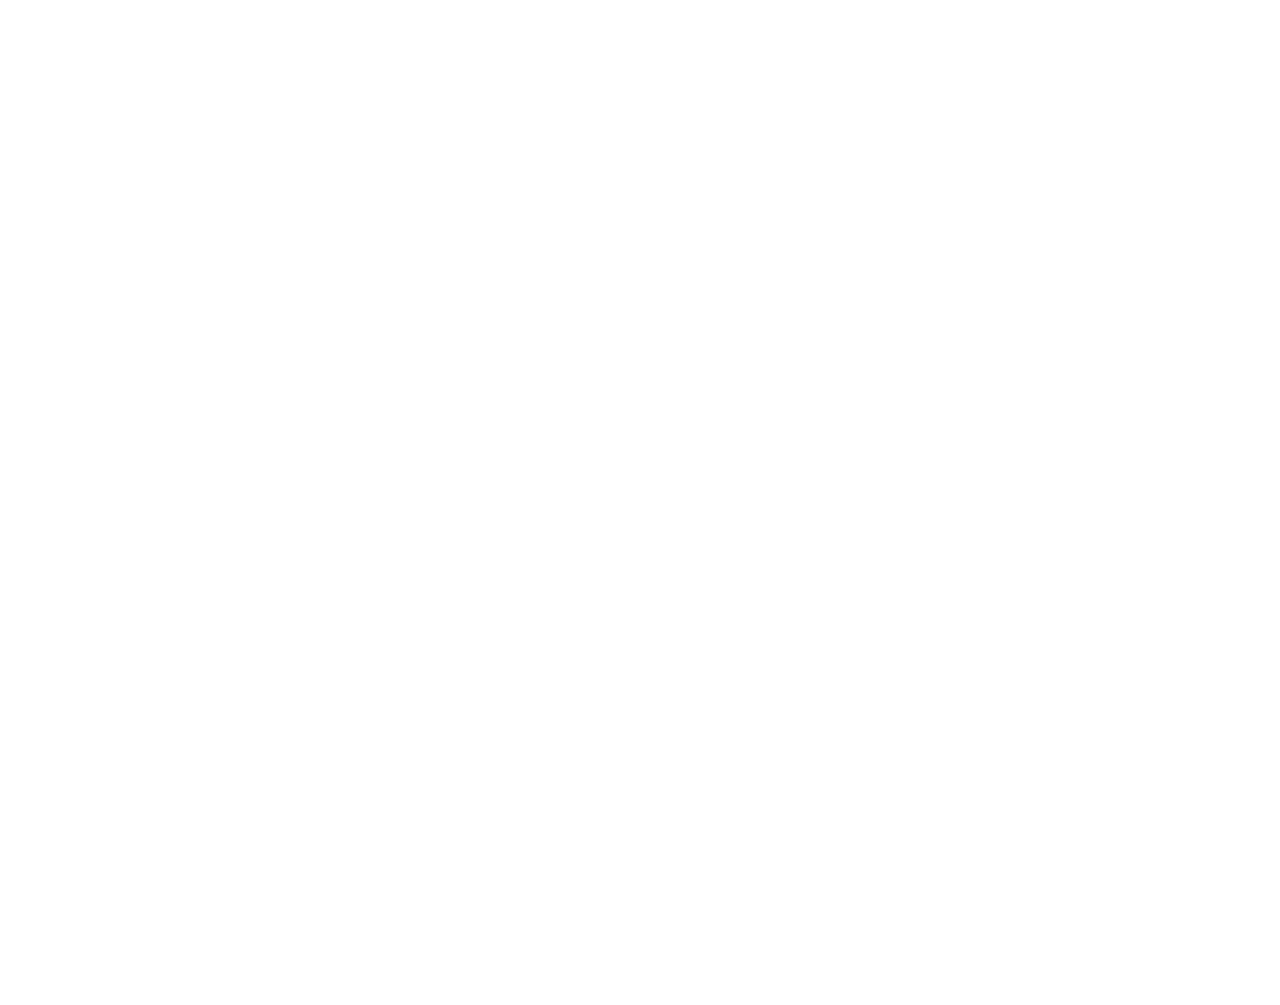
<file: cadena.html>
<!DOCTYPE html>
<html lang="es">
<head>
    <meta charset="UTF-8">
    <meta name="viewport" content="width=device-width, initial-scale=1.0">
    <link rel="icon" type="image/x-icon" href="img/logo1.jpg">
    <title>Cadena de Suministros - AutoMotion Parts</title>
    <link rel="stylesheet" href="css/cadena.css">
    <link rel="stylesheet" href="https://cdnjs.cloudflare.com/ajax/libs/font-awesome/6.4.0/css/all.min.css">
</head>
<body>
    <header>
        <nav>
            <div class="logo">
                <h2>AutoMotion Parts</h2>
            </div>
            <ul class="nav-links">
                <li><a href="index.html">Inicio</a></li>
                
                <!-- Submenú Productos -->
                <li class="has-submenu">
                    <a href="productos.html">Catalogo <i class="fas fa-chevron-down"></i></a>
                    <ul class="submenu">
                        <li><a href="productos.html">Productos</a></li>
                        <li><a href="envase.html">Packaging</a></li>
                        <li><a href="cubicaje.html">Cubicaje</a></li>
                    </ul>
                </li>
                
                <!-- Submenú Logística -->
                <li class="has-submenu">
                    <a href="logistica.html">Logística <i class="fas fa-chevron-down"></i></a>
                    <ul class="submenu">
                        <li><a href="cadena.html" class="active">Cadena de Suministros</a></li>
                        <li><a href="costos.html">Costos Logísticos</a></li>
                        <li><a href="logisitica.html">Logística Integral</a></li>
                    </ul>
                </li>
                
                <!-- Submenú Innovación -->
                <li class="has-submenu">
                    <a href="4.0.html">Innovación <i class="fas fa-chevron-down"></i></a>
                    <ul class="submenu">
                        <li><a href="4.0.html">Industria 4.0</a></li>
                        <li><a href="modelo.html">Modelo Vogel</a></li>
                    </ul>
                </li>
                
                <li><a href="servicio.html">Servicio</a></li>
                <li><a href="index.html#contacto">Contacto</a></li>
                 <li><a href="enlaces.html">Enlaces</a></li>
            </ul>
        </nav>
    </header>

    <!-- Hero Section con Mapa Grande -->
    <section class="cadena-hero">
        <div class="hero-container">
            <div class="hero-content">
                <h1><i class="fas fa-globe-americas"></i> Cadena de Suministro Internacional</h1>
                <p class="hero-subtitle">Exportaciones desde México hacia Alemania, Francia y Polonia</p>
                 <div class="hero-imagen-fondo">
                <img src="img/fondocadena.jpg" alt="Mapa Cadena de Suministro" style="width:100%; opacity:0.2;">
            </div>
                <div class="hero-intro">
                    <p>En AutoMotion Parts nos dedicamos a la fabricación y exportación de arneses eléctricos, sensores ABS y módulos electrónicos para la industria automotriz. Nuestra cadena logística internacional está diseñada para garantizar eficiencia, trazabilidad y cumplimiento CE/RoHS, asegurando entregas confiables a plantas automotrices en Europa.</p>
                </div>
            </div>
        </div>
        
        <!-- Mapa Grande Completo -->
        <div class="mapa-container">
            <div class="mapa-wrapper">
                <img src="img/sumimapa.png" alt="Mapa de Cadena de Suministro Internacional AutoMotion Parts" class="mapa-imagen">
            </div>
        </div>
    </section>

    <!-- Nodos Logísticos -->
    <section class="nodos-logisticos">
        <div class="container">
            <div class="seccion-header">
                <div class="header-icono">
                    <i class="fas fa-industry"></i>
                </div>
                <h2>Nuestros Nodos Logísticos</h2>
                <p>Puntos estratégicos en nuestra cadena de suministro internacional</p>
            </div>

            <!-- Línea de tiempo conectada -->
            <div class="linea-tiempo">
                <!-- Nodo 1: Proveedor -->
                <div class="nodo-card" data-nodo="1">
                    <div class="nodo-marcador">
                        <div class="marcador-numero">1</div>
                        <div class="marcador-linea"></div>
                    </div>
                    <div class="nodo-contenido">
                        <div class="nodo-header">
                            <div class="nodo-icono">
                                <i class="fas fa-truck-loading"></i>
                            </div>
                            <div class="nodo-titulo">
                                <h3>Proveedor</h3>
                                <span class="nodo-subtitulo">Origen de materiales</span>
                            </div>
                        </div>
                        <div class="nodo-descripcion">
                            <p>Trabajamos con proveedores certificados que nos suministran cobre, conectores, sensores y componentes electrónicos.</p>
                        </div>
                        <div class="nodo-tecnologia">
                            <h4><i class="fas fa-microchip"></i> Tecnología aplicada</h4>
                            <div class="tecnologia-tags">
                                <span class="tag">IoT para rastreo</span>
                                <span class="tag">Blockchain para certificaciones</span>
                                <span class="tag">RPA para órdenes de compra</span>
                                <span class="tag">Big Data para evaluación</span>
                            </div>
                        </div>
                        <div class="nodo-control">
                            <p><i class="fas fa-check-circle"></i> <strong>Control:</strong> Gestión por lote y cumplimiento CE/RoHS</p>
                        </div>
                    </div>
                </div>

                <!-- Nodo 2: Planta -->
                <div class="nodo-card" data-nodo="2">
                    <div class="nodo-marcador">
                        <div class="marcador-numero">2</div>
                        <div class="marcador-linea"></div>
                    </div>
                    <div class="nodo-contenido">
                        <div class="nodo-header">
                            <div class="nodo-icono">
                                <i class="fas fa-industry"></i>
                            </div>
                            <div class="nodo-titulo">
                                <h3>Planta de Fabricación</h3>
                                <span class="nodo-subtitulo">Jalisco, México</span>
                            </div>
                        </div>
                        <div class="nodo-descripcion">
                            <p>En nuestra planta realizamos el ensamble de arneses, sensores y módulos electrónicos.</p>
                        </div>
                        <div class="nodo-actividades">
                            <h4><i class="fas fa-tasks"></i> Actividades principales</h4>
                            <div class="actividades-grid">
                                <div class="actividad-item">
                                    <i class="fas fa-cogs"></i>
                                    <span>Ensamble</span>
                                </div>
                                <div class="actividad-item">
                                    <i class="fas fa-vial"></i>
                                    <span>Pruebas ICT/FT</span>
                                </div>
                                <div class="actividad-item">
                                    <i class="fas fa-bolt"></i>
                                    <span>Control ESD</span>
                                </div>
                                <div class="actividad-item">
                                    <i class="fas fa-qrcode"></i>
                                    <span>Etiquetado CE/RoHS y QR</span>
                                </div>
                            </div>
                        </div>
                        <div class="nodo-tecnologia">
                            <h4><i class="fas fa-microchip"></i> Tecnología 4.0</h4>
                            <div class="tecnologia-tags">
                                <span class="tag">IoT en líneas</span>
                                <span class="tag">IA para control de calidad</span>
                                <span class="tag">WMS básico</span>
                                <span class="tag">Blockchain para pruebas</span>
                                <span class="tag">RPA para reportes</span>
                            </div>
                        </div>
                    </div>
                </div>

                <!-- Nodo 3: Centro Distribución -->
                <div class="nodo-card" data-nodo="3">
                    <div class="nodo-marcador">
                        <div class="marcador-numero">3</div>
                        <div class="marcador-linea"></div>
                    </div>
                    <div class="nodo-contenido">
                        <div class="nodo-header">
                            <div class="nodo-icono">
                                <i class="fas fa-warehouse"></i>
                            </div>
                            <div class="nodo-titulo">
                                <h3>Centro de Distribución / Cross-Dock</h3>
                                <span class="nodo-subtitulo">Consolidación y preparación</span>
                            </div>
                        </div>
                        <div class="nodo-descripcion">
                            <p>Nuestro centro permite la consolidación, verificación y preparación de mercancía bajo un modelo de crossdocking, reduciendo inventarios y acelerando los despachos.</p>
                        </div>
                        <div class="nodo-roles">
                            <h4><i class="fas fa-user-tie"></i> Roles principales</h4>
                            <div class="roles-lista">
                                <div class="rol-item">
                                    <i class="fas fa-check"></i>
                                    <span>Recepción ASN</span>
                                </div>
                                <div class="rol-item">
                                    <i class="fas fa-check"></i>
                                    <span>Validación</span>
                                </div>
                                <div class="rol-item">
                                    <i class="fas fa-check"></i>
                                    <span>Asignación y ruteo por WMS</span>
                                </div>
                                <div class="rol-item">
                                    <i class="fas fa-check"></i>
                                    <span>Re-etiquetado</span>
                                </div>
                                <div class="rol-item">
                                    <i class="fas fa-check"></i>
                                    <span>Preparación de salida</span>
                                </div>
                            </div>
                        </div>
                        <div class="nodo-tecnologia">
                            <h4><i class="fas fa-microchip"></i> Tecnología aplicada</h4>
                            <div class="tecnologia-tags">
                                <span class="tag">RFID/IoT</span>
                                <span class="tag">IA para ruteo inteligente</span>
                                <span class="tag">RPA documental</span>
                                <span class="tag">Blockchain para trazabilidad</span>
                            </div>
                        </div>
                    </div>
                </div>

                <!-- Nodo 4: Puerto/Terminal -->
                <div class="nodo-card" data-nodo="4">
                    <div class="nodo-marcador">
                        <div class="marcador-numero">4</div>
                        <div class="marcador-linea"></div>
                    </div>
                    <div class="nodo-contenido">
                        <div class="nodo-header">
                            <div class="nodo-icono">
                                <i class="fas fa-ship"></i>
                            </div>
                            <div class="nodo-titulo">
                                <h3>Puerto / Terminal</h3>
                                <span class="nodo-subtitulo">Transporte marítimo/aéreo</span>
                            </div>
                        </div>
                        <div class="nodo-descripcion">
                            <p>Este nodo concentra nuestras operaciones de transporte marítimo y aéreo consolidado.</p>
                        </div>
                        <div class="nodo-actividades">
                            <h4><i class="fas fa-tasks"></i> Actividades clave</h4>
                            <div class="actividades-grid">
                                <div class="actividad-item">
                                    <i class="fas fa-clipboard-check"></i>
                                    <span>Verificación</span>
                                </div>
                                <div class="actividad-item">
                                    <i class="fas fa-calendar-alt"></i>
                                    <span>Gestión de booking</span>
                                </div>
                                <div class="actividad-item">
                                    <i class="fas fa-shield-alt"></i>
                                    <span>Protección ESD</span>
                                </div>
                                <div class="actividad-item">
                                    <i class="fas fa-container-storage"></i>
                                    <span>Carga en contenedor</span>
                                </div>
                            </div>
                        </div>
                        <div class="nodo-tecnologia">
                            <h4><i class="fas fa-microchip"></i> Tecnología aplicada</h4>
                            <div class="tecnologia-tags">
                                <span class="tag">IoT en contenedores</span>
                                <span class="tag">RPA para booking</span>
                                <span class="tag">Blockchain en documentos B/L</span>
                                <span class="tag">Big Data para análisis</span>
                            </div>
                        </div>
                    </div>
                </div>

                <!-- Nodo 5: Aduana -->
                <div class="nodo-card" data-nodo="5">
                    <div class="nodo-marcador">
                        <div class="marcador-numero">5</div>
                        <div class="marcador-linea"></div>
                    </div>
                    <div class="nodo-contenido">
                        <div class="nodo-header">
                            <div class="nodo-icono">
                                <i class="fas fa-passport"></i>
                            </div>
                            <div class="nodo-titulo">
                                <h3>Aduana</h3>
                                <span class="nodo-subtitulo">Cumplimiento normativo</span>
                            </div>
                        </div>
                        <div class="nodo-descripcion">
                            <p>Gestionamos los procesos aduanales con altos estándares de ejecución para asegurar el cumplimiento normativo en origen y destino.</p>
                        </div>
                        <div class="nodo-actividades">
                            <h4><i class="fas fa-tasks"></i> Actividades principales</h4>
                            <div class="actividades-lista">
                                <div class="actividad-simple">
                                    <i class="fas fa-file-export"></i>
                                    <span>Despacho aduanal</span>
                                </div>
                                <div class="actividad-simple">
                                    <i class="fas fa-file-contract"></i>
                                    <span>Revisión documental</span>
                                </div>
                                <div class="actividad-simple">
                                    <i class="fas fa-gavel"></i>
                                    <span>Validación de regulaciones</span>
                                </div>
                            </div>
                        </div>
                        <div class="nodo-tecnologia">
                            <h4><i class="fas fa-microchip"></i> Tecnología aplicada</h4>
                            <div class="tecnologia-tags">
                                <span class="tag">RPA para pedimentos</span>
                                <span class="tag">Blockchain para documentación</span>
                                <span class="tag">IA para detectar errores</span>
                                <span class="tag">Big Data para análisis de riesgo</span>
                            </div>
                        </div>
                    </div>
                </div>

                <!-- Nodo 6: Cliente -->
                <div class="nodo-card" data-nodo="6">
                    <div class="nodo-marcador">
                        <div class="marcador-numero">6</div>
                        <div class="marcador-linea"></div>
                    </div>
                    <div class="nodo-contenido">
                        <div class="nodo-header">
                            <div class="nodo-icono">
                                <i class="fas fa-building"></i>
                            </div>
                            <div class="nodo-titulo">
                                <h3>Cliente</h3>
                                <span class="nodo-subtitulo">Fabricantes automotrices en Europa</span>
                            </div>
                        </div>
                        <div class="nodo-descripcion">
                            <p>Entregamos directamente en planta bajo EXW o CIF, según los acuerdos comerciales.</p>
                            <div class="paises-clientes">
                                <span class="pais-badge"><i class="fas fa-flag"></i> Alemania</span>
                                <span class="pais-badge"><i class="fas fa-flag"></i> Francia</span>
                                <span class="pais-badge"><i class="fas fa-flag"></i> Polonia</span>
                            </div>
                        </div>
                        <div class="nodo-tecnologia">
                            <h4><i class="fas fa-microchip"></i> Tecnología aplicada</h4>
                            <div class="tecnologia-tags">
                                <span class="tag">QR/IoT para recepción</span>
                                <span class="tag">IA para validaciones de calidad</span>
                                <span class="tag">Blockchain para historiales</span>
                            </div>
                        </div>
                    </div>
                </div>

                <!-- Nodo 7: Logística Inversa -->
                <div class="nodo-card" data-nodo="7">
                    <div class="nodo-marcador">
                        <div class="marcador-numero">7</div>
                        <div class="marcador-linea final"></div>
                    </div>
                    <div class="nodo-contenido">
                        <div class="nodo-header">
                            <div class="nodo-icono">
                                <i class="fas fa-reply-all"></i>
                            </div>
                            <div class="nodo-titulo">
                                <h3>Logística Inversa</h3>
                                <span class="nodo-subtitulo">Devoluciones y garantías</span>
                            </div>
                        </div>
                        <div class="nodo-descripcion">
                            <p>Gestionamos devoluciones, garantías y retrabajos de forma controlada.</p>
                        </div>
                        <div class="nodo-control">
                            <p><i class="fas fa-check-circle"></i> <strong>Control:</strong> Segregación por lote, protocolos ESD y autorizaciones mediante RPA.</p>
                        </div>
                        <div class="nodo-tecnologia">
                            <h4><i class="fas fa-microchip"></i> Tecnología aplicada</h4>
                            <div class="tecnologia-tags">
                                <span class="tag">IoT para seguimiento</span>
                                <span class="tag">IA para análisis de fallas</span>
                                <span class="tag">Blockchain para trazabilidad inversa</span>
                            </div>
                        </div>
                    </div>
                </div>
            </div>
        </div>
    </section>

    <!-- Rutas Logísticas -->
    <section class="rutas-logisticas">
        <div class="container">
            <div class="seccion-header">
                <div class="header-icono">
                    <i class="fas fa-route"></i>
                </div>
                <h2>Nuestras Rutas Logísticas</h2>
                <p>Conectando México con Europa a través de rutas optimizadas</p>
            </div>

            <div class="rutas-grid">
                <!-- Ruta 1 -->
                <div class="ruta-card">
                    <div class="ruta-header">
                        <div class="ruta-icono">
                            <i class="fas fa-ship"></i>
                        </div>
                        <div class="ruta-titulo">
                            <h3>Ruta 1 - Transporte Marítimo Consolidado (CIF)</h3>
                            <span class="ruta-subtitulo">México → Puertos europeos</span>
                        </div>
                    </div>
                    <div class="ruta-destinos">
                        <div class="destino-origen">
                            <i class="fas fa-flag"></i>
                            <span>Origen: México</span>
                        </div>
                        <div class="destino-flecha">
                            <i class="fas fa-long-arrow-alt-right"></i>
                        </div>
                        <div class="destino-final">
                            <i class="fas fa-map-marker-alt"></i>
                            <span>Destino: Hamburgo, Le Havre</span>
                        </div>
                    </div>
                    <div class="ruta-justificacion">
                        <h4><i class="fas fa-clipboard-check"></i> Justificación</h4>
                        <ul>
                            <li><i class="fas fa-check"></i> Alternativa más económica para cargas programadas</li>
                            <li><i class="fas fa-check"></i> Óptima para la consolidación de sensores y módulos</li>
                            <li><i class="fas fa-check"></i> Alta competitividad para abastecer Europa Central</li>
                        </ul>
                    </div>
                    <div class="ruta-nota">
                        <p><i class="fas fa-info-circle"></i> <strong>Nota:</strong> Se puede negociar entregar en el Puerto de Gdańsk en Polonia, pero sube el precio y es más complicado, por lo que preferimos mandarlo a Hamburgo directamente.</p>
                    </div>
                </div>

                <!-- Ruta 2 -->
                <div class="ruta-card">
                    <div class="ruta-header">
                        <div class="ruta-icono">
                            <i class="fas fa-plane"></i>
                        </div>
                        <div class="ruta-titulo">
                            <h3>Ruta 2 - Transporte Aéreo Consolidado</h3>
                            <span class="ruta-subtitulo">México → Aeropuertos principales</span>
                        </div>
                    </div>
                    <div class="ruta-destinos">
                        <div class="destino-origen">
                            <i class="fas fa-flag"></i>
                            <span>Origen: México</span>
                        </div>
                        <div class="destino-flecha">
                            <i class="fas fa-long-arrow-alt-right"></i>
                        </div>
                        <div class="destino-final">
                            <i class="fas fa-map-marker-alt"></i>
                            <span>Destino: Frankfurt, París CDG, Katowice TW</span>
                        </div>
                    </div>
                    <div class="ruta-justificacion">
                        <h4><i class="fas fa-clipboard-check"></i> Justificación</h4>
                        <ul>
                            <li><i class="fas fa-check"></i> Ideal para envíos urgentes o críticos para producción</li>
                            <li><i class="fas fa-check"></i> Reduce de manera importante el lead time</li>
                            <li><i class="fas fa-check"></i> Asegura continuidad de producción en OEMs europeos</li>
                        </ul>
                    </div>
                </div>

                <!-- Ruta 3 -->
                <div class="ruta-card">
                    <div class="ruta-header">
                        <div class="ruta-icono">
                            <i class="fas fa-exchange-alt"></i>
                        </div>
                        <div class="ruta-titulo">
                            <h3>Ruta 3 - Logística Multimodal</h3>
                            <span class="ruta-subtitulo">Terrestre + Marítimo / Aéreo</span>
                        </div>
                    </div>
                    <div class="ruta-flujo">
                        <div class="flujo-etapas">
                            <div class="etapa-flujo">
                                <i class="fas fa-industry"></i>
                                <span>Planta</span>
                            </div>
                            <div class="flecha-flujo">
                                <i class="fas fa-arrow-right"></i>
                            </div>
                            <div class="etapa-flujo">
                                <i class="fas fa-warehouse"></i>
                                <span>CD</span>
                            </div>
                            <div class="flecha-flujo">
                                <i class="fas fa-arrow-right"></i>
                            </div>
                            <div class="etapa-flujo">
                                <i class="fas fa-ship"></i>
                                <span>Puerto/Aeropuerto</span>
                            </div>
                            <div class="flecha-flujo">
                                <i class="fas fa-arrow-right"></i>
                            </div>
                            <div class="etapa-flujo">
                                <i class="fas fa-building"></i>
                                <span>Cliente</span>
                            </div>
                        </div>
                    </div>
                    <div class="ruta-justificacion">
                        <h4><i class="fas fa-clipboard-check"></i> Justificación</h4>
                        <ul>
                            <li><i class="fas fa-check"></i> Mayor flexibilidad operativa</li>
                            <li><i class="fas fa-check"></i> Permite optimizar consolidaciones</li>
                            <li><i class="fas fa-check"></i> Facilita el abastecimiento simultáneo a múltiples países</li>
                        </ul>
                    </div>
                </div>
            </div>
        </div>
    </section>

    <!-- Estrategia de Distribución -->
    <section class="estrategia-distribucion">
        <div class="container">
            <div class="seccion-header">
                <div class="header-icono">
                    <i class="fas fas fa-project-diagram"></i>
                </div>
                <h2>Estrategia de Distribución Física</h2>
                <p>Combinación inteligente de canales para optimización global</p>
            </div>

            <div class="estrategia-contenido">
                <div class="estrategia-texto">
                    <p>Adoptamos una <strong>estrategia de distribución física mixta</strong>, donde combinamos canales directos e indirectos para optimizar tiempos, costos y alcance. Enviamos directamente a algunos clientes estratégicos cuando el volumen lo justifica, mientras que para otros mercados utilizamos distribuidores y operadores logísticos especializados que nos permiten ampliar cobertura y reducir riesgos operativos.</p>
                </div>

                <!-- Razones de la estrategia -->
                <div class="estrategia-razones">
                    <h3><i class="fas fa-question-circle"></i> ¿Por qué utilizamos una estrategia mixta?</h3>
                    <div class="razones-grid">
                        <div class="razon-card">
                            <div class="razon-icono">
                                <i class="fas fa-chart-line"></i>
                            </div>
                            <h4>Adaptabilidad</h4>
                            <p>Nos adaptamos a variaciones de demanda automotriz</p>
                        </div>
                        <div class="razon-card">
                            <div class="razon-icono">
                                <i class="fas fa-money-bill-wave"></i>
                            </div>
                            <h4>Reducción de Costos</h4>
                            <p>Reducimos costos logísticos en cargas consolidadas por marítimo</p>
                        </div>
                        <div class="razon-card">
                            <div class="razon-icono">
                                <i class="fas fa-clock"></i>
                            </div>
                            <h4>Continuidad</h4>
                            <p>Garantizamos continuidad productiva mediante envíos urgentes</p>
                        </div>
                        <div class="razon-card">
                            <div class="razon-icono">
                                <i class="fas fa-search"></i>
                            </div>
                            <h4>Trazabilidad</h4>
                            <p>Mantenemos trazabilidad total durante todo el flujo logístico</p>
                        </div>
                    </div>
                </div>
            </div>
        </div>
    </section>

    <!-- Indicadores KPI -->
    <section class="indicadores-kpi">
        <div class="container">
            <div class="seccion-header">
                <div class="header-icono">
                    <i class="fas fa-chart-bar"></i>
                </div>
                <h2>Indicadores de Desempeño (KPI's)</h2>
                <p>Métricas clave para medir la eficiencia de nuestra cadena</p>
            </div>

            <div class="kpi-container">
                <div class="kpi-tabla-wrapper">
                    <table class="kpi-tabla">
                        <thead>
                            <tr>
                                <th class="col-indicador">
                                    <i class="fas fa-chart-line"></i>
                                    <span>Indicador</span>
                                </th>
                                <th class="col-definicion">
                                    <i class="fas fa-info-circle"></i>
                                    <span>Definición</span>
                                </th>
                                <th class="col-objetivo">
                                    <i class="fas fa-bullseye"></i>
                                    <span>Objetivo</span>
                                </th>
                                <th class="col-estado">
                                    <i class="fas fa-tachometer-alt"></i>
                                    <span>Estado Actual</span>
                                </th>
                            </tr>
                        </thead>
                        <tbody>
                            <!-- KPI 1 -->
                            <tr class="kpi-row">
                                <td class="celda-indicador">
                                    <div class="indicador-nombre">
                                        <strong>Tiempo de entrega (Lead Time)</strong>
                                        <span class="indicador-codigo">KPI-001</span>
                                    </div>
                                </td>
                                <td class="celda-definicion">
                                    Días entre la salida y la recepción del producto
                                </td>
                                <td class="celda-objetivo">
                                    <div class="objetivo-container">
                                        <div class="objetivo-icono">
                                            <i class="fas fa-arrow-down"></i>
                                        </div>
                                        <div class="objetivo-texto">
                                            <strong>Reducir 15%</strong>
                                            <span>mediante optimización de rutas</span>
                                        </div>
                                    </div>
                                </td>
                                <td class="celda-estado">
                                    <div class="estado-progreso">
                                        <div class="progreso-barra">
                                            <div class="progreso-relleno" style="width: 70%"></div>
                                        </div>
                                        <div class="progreso-texto">
                                            <span class="progreso-valor">70%</span>
                                            <span class="progreso-meta">Meta: 85%</span>
                                        </div>
                                    </div>
                                </td>
                            </tr>

                            <!-- KPI 2 -->
                            <tr class="kpi-row">
                                <td class="celda-indicador">
                                    <div class="indicador-nombre">
                                        <strong>Costo logístico por unidad</strong>
                                        <span class="indicador-codigo">KPI-002</span>
                                    </div>
                                </td>
                                <td class="celda-definicion">
                                    Transporte, manejo, aduana y seguros
                                </td>
                                <td class="celda-objetivo">
                                    <div class="objetivo-container">
                                        <div class="objetivo-icono">
                                            <i class="fas fa-arrow-down"></i>
                                        </div>
                                        <div class="objetivo-texto">
                                            <strong>Optimizar</strong>
                                            <span>mediante EXW/CIF y crossdocking</span>
                                        </div>
                                    </div>
                                </td>
                                <td class="celda-estado">
                                    <div class="estado-progreso">
                                        <div class="progreso-barra">
                                            <div class="progreso-relleno" style="width: 65%"></div>
                                        </div>
                                        <div class="progreso-texto">
                                            <span class="progreso-valor">65%</span>
                                            <span class="progreso-meta">Meta: 80%</span>
                                        </div>
                                    </div>
                                </td>
                            </tr>

                            <!-- KPI 3 -->
                            <tr class="kpi-row">
                                <td class="celda-indicador">
                                    <div class="indicador-nombre">
                                        <strong>Nivel de servicio (OTIF)</strong>
                                        <span class="indicador-codigo">KPI-003</span>
                                    </div>
                                </td>
                                <td class="celda-definicion">
                                    % de entregas completas y a tiempo
                                </td>
                                <td class="celda-objetivo">
                                    <div class="objetivo-container">
                                        <div class="objetivo-icono">
                                            <i class="fas fa-equals"></i>
                                        </div>
                                        <div class="objetivo-texto">
                                            <strong>Mantener ≥ 97%</strong>
                                            <span>excelencia operativa</span>
                                        </div>
                                    </div>
                                </td>
                                <td class="celda-estado">
                                    <div class="estado-progreso">
                                        <div class="progreso-barra">
                                            <div class="progreso-relleno" style="width: 97%"></div>
                                        </div>
                                        <div class="progreso-texto">
                                            <span class="progreso-valor">97%</span>
                                            <span class="progreso-meta">¡Objetivo cumplido!</span>
                                        </div>
                                    </div>
                                </td>
                            </tr>

                            <!-- KPI 4 -->
                            <tr class="kpi-row">
                                <td class="celda-indicador">
                                    <div class="indicador-nombre">
                                        <strong>Satisfacción del cliente</strong>
                                        <span class="indicador-codigo">KPI-004</span>
                                    </div>
                                </td>
                                <td class="celda-definicion">
                                    Evaluación de fabricantes automotrices europeos
                                </td>
                                <td class="celda-objetivo">
                                    <div class="objetivo-container">
                                        <div class="objetivo-icono">
                                            <i class="fas fa-star"></i>
                                        </div>
                                        <div class="objetivo-texto">
                                            <strong>Mantener ≥ 4.5/5</strong>
                                            <span>excelencia en servicio</span>
                                        </div>
                                    </div>
                                </td>
                                <td class="celda-estado">
                                    <div class="estado-progreso">
                                        <div class="progreso-barra">
                                            <div class="progreso-relleno" style="width: 90%"></div>
                                        </div>
                                        <div class="progreso-texto">
                                            <span class="progreso-valor">4.6/5</span>
                                            <span class="progreso-meta">¡Superando expectativas!</span>
                                        </div>
                                    </div>
                                </td>
                            </tr>
                        </tbody>
                    </table>
                </div>

                <!-- Leyenda KPI -->
                <div class="kpi-leyenda">
                    <div class="leyenda-item">
                        <div class="leyenda-color" style="background: #38a169;"></div>
                        <span>Excelente (≥ 90%)</span>
                    </div>
                    <div class="leyenda-item">
                        <div class="leyenda-color" style="background: #d69e2e;"></div>
                        <span>Bueno (70-89%)</span>
                    </div>
                    <div class="leyenda-item">
                        <div class="leyenda-color" style="background: #e53e3e;"></div>
                        <span>Por mejorar (< 70%)</span>
                    </div>
                </div>
            </div>
        </div>
    </section>

    <!-- Modelo Crossdocking -->
    <section class="modelo-crossdocking">
        <div class="container">
            <div class="seccion-header">
                <div class="header-icono">
                    <i class="fas fa-exchange-alt"></i>
                </div>
                <h2>Modelo de Crossdocking</h2>
                <p>Eficiencia operativa mediante flujo continuo de mercancías</p>
            </div>

            <div class="crossdocking-contenido">
                <div class="crossdocking-intro">
                    <p>Operamos un sistema de crossdocking directo y de consolidación, que nos permite incrementar la eficiencia de nuestra cadena logística.</p>
                </div>

                <!-- Tipos de Crossdocking -->
                <div class="tipos-crossdocking">
                    <!-- Tipo 1 -->
                    <div class="tipo-card">
                        <div class="tipo-header">
                            <div class="tipo-icono">
                                <i class="fas fa-bolt"></i>
                            </div>
                            <h3>Crossdocking Directo</h3>
                            <span class="tipo-subtitulo">Flujo rápido y continuo</span>
                        </div>
                        <div class="tipo-descripcion">
                            <p>La mercancía pasa de recepción a salida sin almacenaje prolongado.</p>
                        </div>
                        <div class="tipo-aplicacion">
                            <h4><i class="fas fa-check-circle"></i> Aplicación ideal</h4>
                            <p>Productos de alta rotación como sensores ABS.</p>
                        </div>
                        <div class="tipo-flujo">
                            <div class="flujo-simple">
                                <div class="flujo-etapa">
                                    <i class="fas fa-sign-in-alt"></i>
                                    <span>Recepción</span>
                                </div>
                                <div class="flujo-flecha">
                                    <i class="fas fa-arrow-right"></i>
                                </div>
                                <div class="flujo-etapa">
                                    <i class="fas fa-sign-out-alt"></i>
                                    <span>Salida</span>
                                </div>
                            </div>
                        </div>
                    </div>

                    <!-- Tipo 2 -->
                    <div class="tipo-card">
                        <div class="tipo-header">
                            <div class="tipo-icono">
                                <i class="fas fa-layer-group"></i>
                            </div>
                            <h3>Crossdocking de Consolidación</h3>
                            <span class="tipo-subtitulo">Agrupación inteligente</span>
                        </div>
                        <div class="tipo-descripcion">
                            <p>Recibimos múltiples lotes, los agrupamos por destino y los integramos en contenedores o pallets consolidados.</p>
                        </div>
                        <div class="tipo-aplicacion">
                            <h4><i class="fas fa-check-circle"></i> Aplicación ideal</h4>
                            <p>Exportaciones hacia Alemania, Francia y Polonia.</p>
                        </div>
                        <div class="tipo-flujo">
                            <div class="flujo-complejo">
                                <div class="flujo-etapa">
                                    <i class="fas fa-boxes"></i>
                                    <span>Múltiples lotes</span>
                                </div>
                                <div class="flujo-flecha">
                                    <i class="fas fa-arrow-right"></i>
                                </div>
                                <div class="flujo-etapa">
                                    <i class="fas fa-object-group"></i>
                                    <span>Agrupación por destino</span>
                                </div>
                                <div class="flujo-flecha">
                                    <i class="fas fa-arrow-right"></i>
                                </div>
                                <div class="flujo-etapa">
                                    <i class="fas fa-container-storage"></i>
                                    <span>Consolidación</span>
                                </div>
                            </div>
                        </div>
                    </div>
                </div>

                <!-- Beneficios -->
                <div class="beneficios-crossdocking">
                    <h3><i class="fas fa-award"></i> Principales beneficios</h3>
                    <div class="beneficios-grid">
                        <div class="beneficio-item">
                            <div class="beneficio-icono">
                                <i class="fas fa-clock"></i>
                            </div>
                            <h4>Reducción de tiempo</h4>
                            <p>Menor tiempo de procesamiento</p>
                        </div>
                        <div class="beneficio-item">
                            <div class="beneficio-icono">
                                <i class="fas fa-warehouse"></i>
                            </div>
                            <h4>Inventario mínimo</h4>
                            <p>Máxima rotación en el CD</p>
                        </div>
                        <div class="beneficio-item">
                            <div class="beneficio-icono">
                                <i class="fas fa-search"></i>
                            </div>
                            <h4>Trazabilidad total</h4>
                            <p>Precisión en los embarques</p>
                        </div>
                        <div class="beneficio-item">
                            <div class="beneficio-icono">
                                <i class="fas fa-money-bill-wave"></i>
                            </div>
                            <h4>Optimización de costos</h4>
                            <p>Disminución de costos logísticos</p>
                        </div>
                        <div class="beneficio-item">
                            <div class="beneficio-icono">
                                <i class="fas fa-shipping-fast"></i>
                            </div>
                            <h4>Frecuencia aumentada</h4>
                            <p>Más entregas para clientes</p>
                        </div>
                    </div>
                </div>
            </div>
        </div>
    </section>

    <footer>
        <div class="container">
            <p>&copy; 2024 AutoMotion Parts S.A. de C.V.</p>
            <p>Cadena de suministro inteligente para exportación automotriz</p>
        </div>
    </footer>

    <script src="js/cadena.js"></script>
    <script src="js/todos.js"></script>
</body>
</html>
</file>
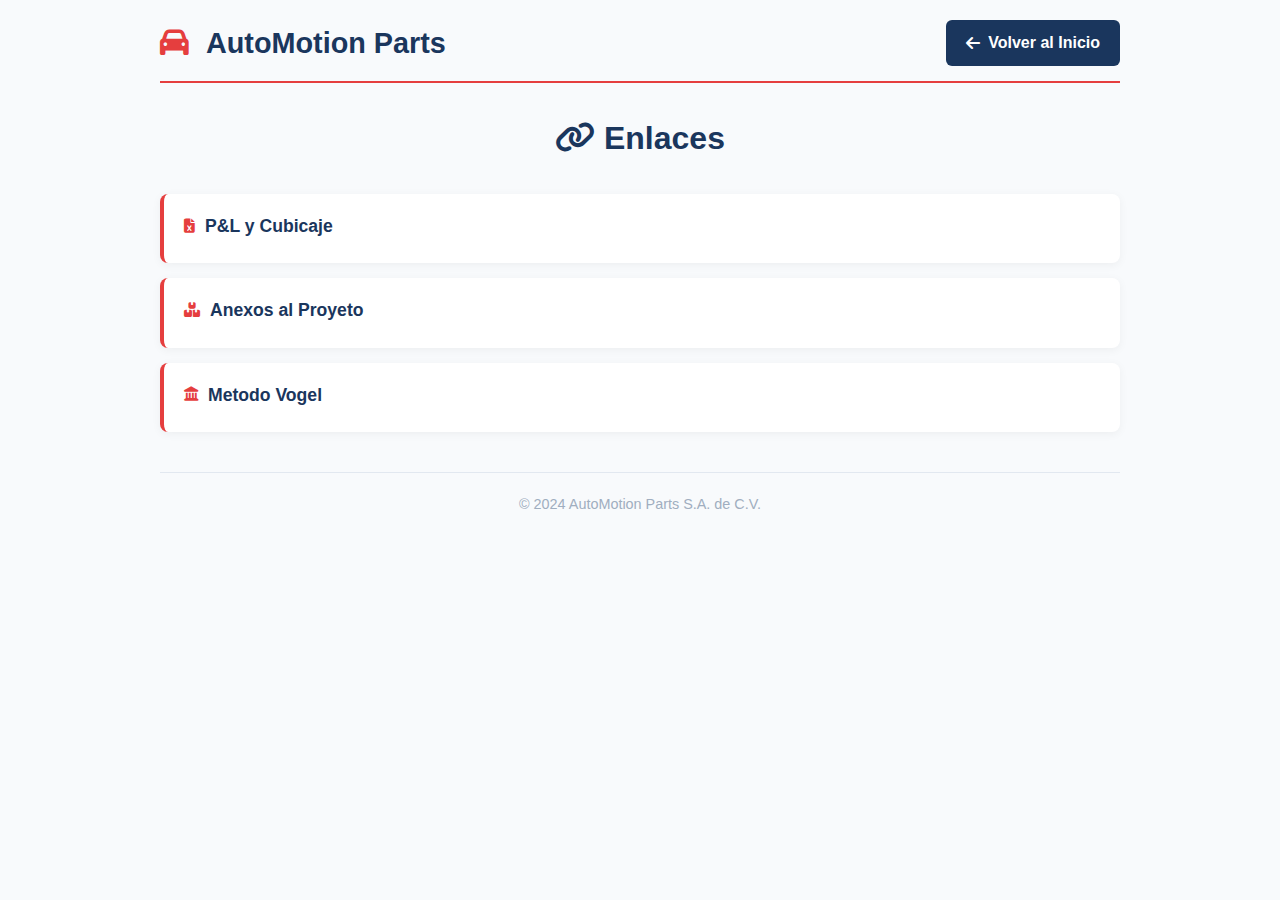
<file: enlaces.html>
<!DOCTYPE html>
<html lang="es">
<head>
    <meta charset="UTF-8">
    <meta name="viewport" content="width=device-width, initial-scale=1.0">
    <title>Enlaces - AutoMotion Parts</title>
    <link rel="icon" type="image/x-icon" href="img/logo1.jpg">
    <link rel="stylesheet" href="https://cdnjs.cloudflare.com/ajax/libs/font-awesome/6.4.0/css/all.min.css">
    <style>
        /* ESTILOS ULTRA MINIMALISTAS */
        * {
            margin: 0;
            padding: 0;
            box-sizing: border-box;
        }
        
        body {
            font-family: 'Segoe UI', Tahoma, Geneva, Verdana, sans-serif;
            background: #f8fafc;
            color: #2d3748;
            line-height: 1.6;
            max-width: 1000px;
            margin: 0 auto;
            padding: 20px;
        }
        
        /* HEADER SIMPLE */
        .header {
            display: flex;
            justify-content: space-between;
            align-items: center;
            margin-bottom: 30px;
            padding-bottom: 15px;
            border-bottom: 2px solid #e53e3e;
        }
        
        .logo h1 {
            color: #1a365d;
            font-size: 1.8rem;
        }
        
        .logo h1 i {
            color: #e53e3e;
            margin-right: 10px;
        }
        
        /* BOTÓN REGRESAR */
        .btn-regresar {
            background: #1a365d;
            color: white;
            border: none;
            padding: 10px 20px;
            border-radius: 6px;
            cursor: pointer;
            font-weight: 600;
            display: flex;
            align-items: center;
            gap: 8px;
            text-decoration: none;
            transition: all 0.3s;
        }
        
        .btn-regresar:hover {
            background: #e53e3e;
            transform: translateX(-5px);
        }
        
        /* TÍTULO PRINCIPAL */
        .titulo-principal {
            text-align: center;
            margin-bottom: 30px;
            color: #1a365d;
        }
        
        .titulo-principal h2 {
            font-size: 2rem;
            margin-bottom: 5px;
        }
        
        .titulo-principal p {
            color: #718096;
            font-size: 1.1rem;
        }
        
        /* LISTA DE ENLACES */
        .lista-enlaces {
            display: flex;
            flex-direction: column;
            gap: 15px;
            margin-bottom: 40px;
        }
        
        .enlace-item {
            background: white;
            padding: 18px 20px;
            border-radius: 8px;
            border-left: 4px solid #e53e3e;
            box-shadow: 0 2px 10px rgba(0,0,0,0.05);
            transition: all 0.3s;
            text-decoration: none;
            color: inherit;
            display: block;
        }
        
        .enlace-item:hover {
            transform: translateX(5px);
            box-shadow: 0 5px 15px rgba(0,0,0,0.1);
            border-left-color: #1a365d;
        }
        
        .enlace-titulo {
            font-size: 1.1rem;
            font-weight: 600;
            color: #1a365d;
            margin-bottom: 5px;
            display: flex;
            align-items: center;
            gap: 10px;
        }
        
        .enlace-titulo i {
            color: #e53e3e;
            font-size: 0.9rem;
        }
        
        .enlace-desc {
            color: #718096;
            font-size: 0.95rem;
            margin-bottom: 8px;
        }
        
        .enlace-meta {
            display: flex;
            gap: 15px;
            font-size: 0.85rem;
            color: #a0aec0;
        }
        
        .enlace-tipo {
            background: #edf2f7;
            padding: 3px 10px;
            border-radius: 4px;
            color: #4a5568;
        }
        
        /* CONTADOR */
        .contador {
            text-align: center;
            color: #718096;
            margin-top: 30px;
            padding-top: 20px;
            border-top: 1px solid #e2e8f0;
        }
        
        /* FOOTER SIMPLE */
        .footer {
            text-align: center;
            color: #a0aec0;
            font-size: 0.9rem;
            margin-top: 40px;
            padding-top: 20px;
            border-top: 1px solid #e2e8f0;
        }
        
        /* RESPONSIVE */
        @media (max-width: 768px) {
            body {
                padding: 15px;
            }
            
            .header {
                flex-direction: column;
                gap: 15px;
                text-align: center;
            }
            
            .btn-regresar {
                align-self: center;
            }
            
            .titulo-principal h2 {
                font-size: 1.6rem;
            }
            
            .enlace-item {
                padding: 15px;
            }
        }
        
        /* EFECTO PARA ENLACES NUEVOS */
        .enlace-item.nuevo {
            border-left-color: #38a169;
            animation: pulse 2s infinite;
        }
        
        @keyframes pulse {
            0% { box-shadow: 0 2px 10px rgba(56, 161, 105, 0.1); }
            50% { box-shadow: 0 2px 20px rgba(56, 161, 105, 0.2); }
            100% { box-shadow: 0 2px 10px rgba(56, 161, 105, 0.1); }
        }
    </style>
</head>
<body>
    <!-- HEADER CON BOTÓN REGRESAR -->
    <header class="header">
        <div class="logo">
            <h1><i class="fas fa-car"></i> AutoMotion Parts</h1>
        </div>
        <a href="index.html" class="btn-regresar">
            <i class="fas fa-arrow-left"></i>
            Volver al Inicio
        </a>
    </header>

    <!-- TÍTULO PRINCIPAL -->
    <section class="titulo-principal">
        <h2><i class="fas fa-link"></i> Enlaces</h2>
    </section>

    <!-- LISTA DE ENLACES -->
    <main class="lista-enlaces">
        <!-- ENLACE 1 -->
        <a href="https://1drv.ms/x/c/9DE898B4CBCA1EFE/EaDzFUNfPSNAveAXmHuaHjABZNF1g3wT5LWGAwDuRqPNhg" 
           class="enlace-item" 
           target="_blank">
            <div class="enlace-titulo">
                <i class="fas fa-file-excel"></i>
                P&L y Cubicaje
            </div>
        </a>

        <!-- ENLACE 2 -->
        <a href="https://docs.google.com/document/d/1pXByEfPPbl9JAMcMeHQjjXqv-nuCtmnXgNnFUmLXZHA/edit?usp=sharing" 
           class="enlace-item" 
           target="_blank">
            <div class="enlace-titulo">
                <i class="fas fa-boxes"></i>
                Anexos al Proyeto
            </div>
        </a>

        <!-- ENLACE 5 -->
        <a href="https://docs.google.com/spreadsheets/d/1Bd335Mr9PsEwBsjPy1u0FV7DJbScyAOjxAj8knhQ4vE/edit?usp=sharing" 
           class="enlace-item" 
           target="_blank">
            <div class="enlace-titulo">
                <i class="fas fa-landmark"></i>
                Metodo Vogel
            </div>
        </a>


    </main>

    <!-- FOOTER -->
    <footer class="footer">
        <p>&copy; 2024 AutoMotion Parts S.A. de C.V.</p>
    </footer>

    <!-- SCRIPT MINIMALISTA -->
    <script>
        // Contador automático de enlaces
        document.addEventListener('DOMContentLoaded', function() {
            const enlaces = document.querySelectorAll('.enlace-item');
            document.getElementById('totalEnlaces').textContent = enlaces.length;
            
            // Efecto hover simple
            enlaces.forEach(enlace => {
                enlace.addEventListener('mouseenter', function() {
                    this.style.transform = 'translateX(8px)';
                });
                
                enlace.addEventListener('mouseleave', function() {
                    this.style.transform = 'translateX(0)';
                });
            });
            
            console.log('✅ Página de enlaces lista');
        });
        
        // Botón de regreso con efecto
        const btnRegresar = document.querySelector('.btn-regresar');
        if (btnRegresar) {
            btnRegresar.addEventListener('mouseenter', function() {
                this.style.transform = 'translateX(-8px)';
            });
            
            btnRegresar.addEventListener('mouseleave', function() {
                this.style.transform = 'translateX(0)';
            });
        }
    </script>
</body>
</html>
</file>
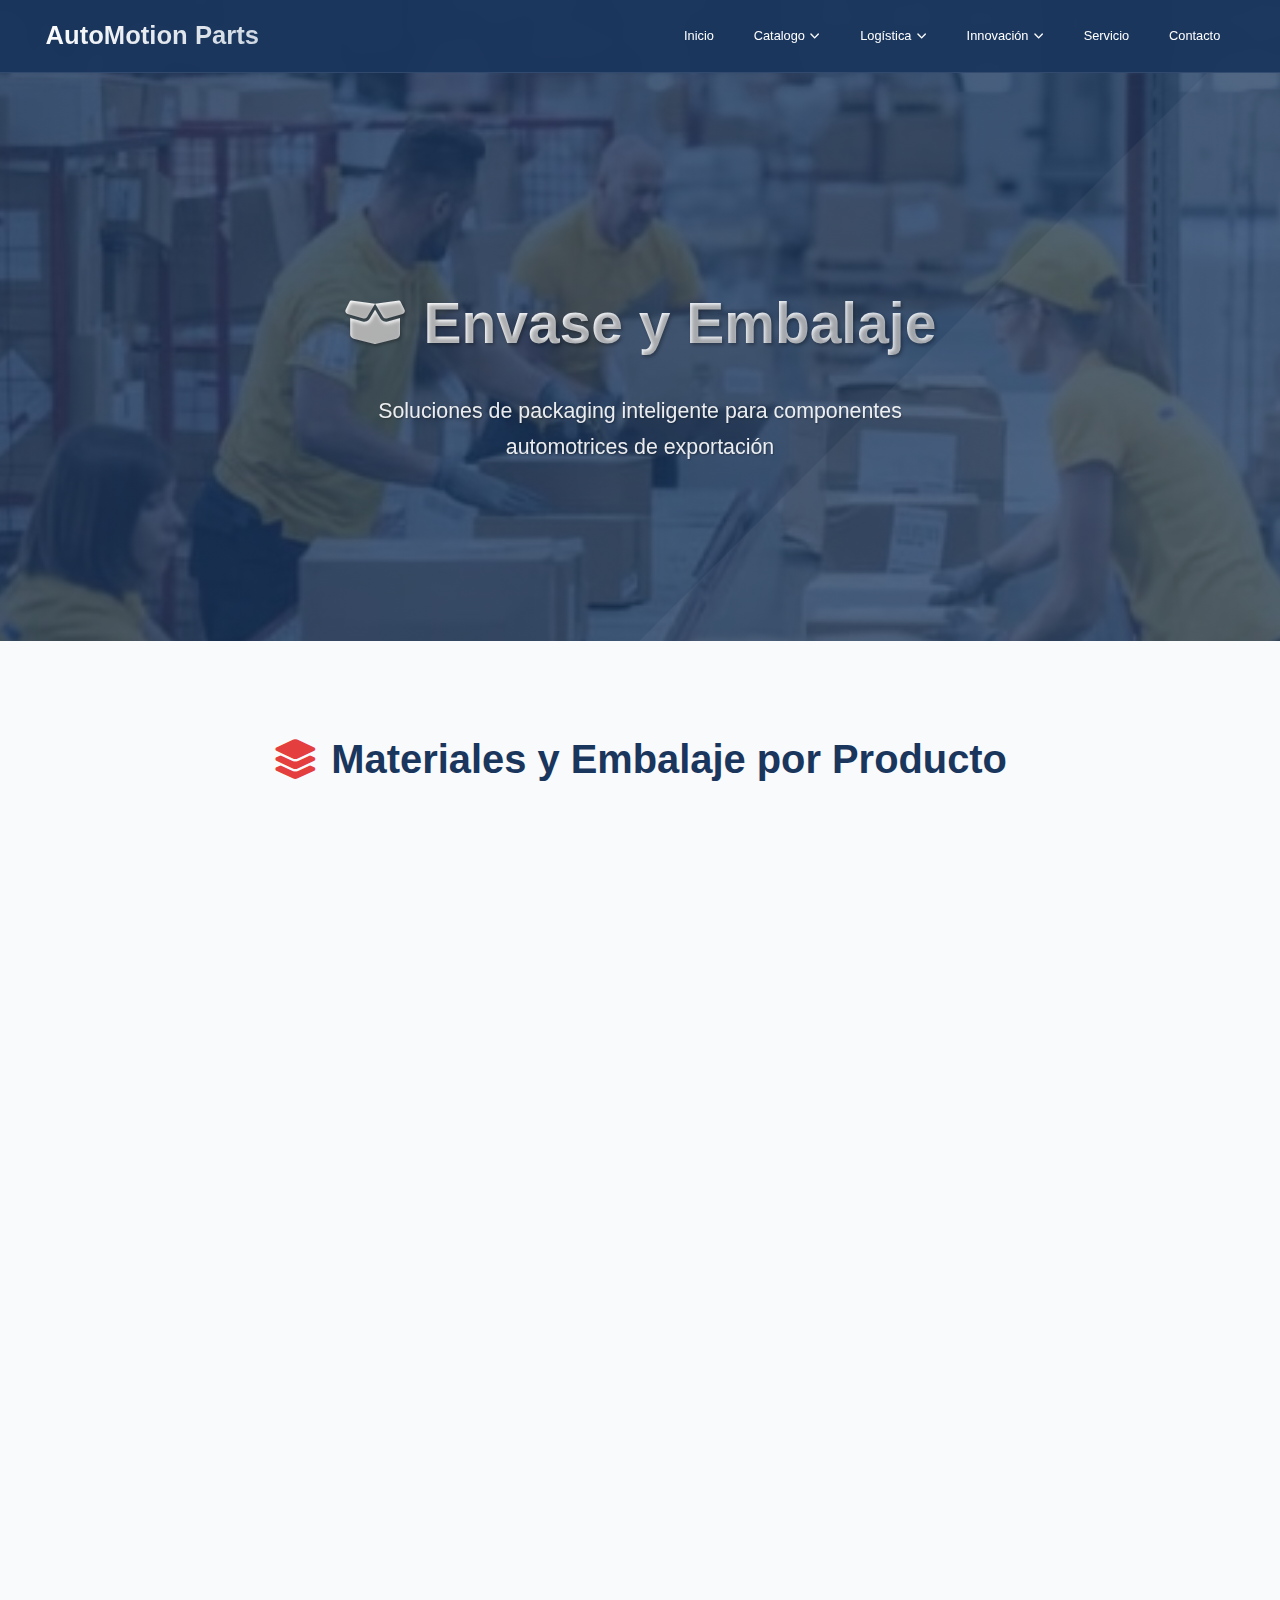
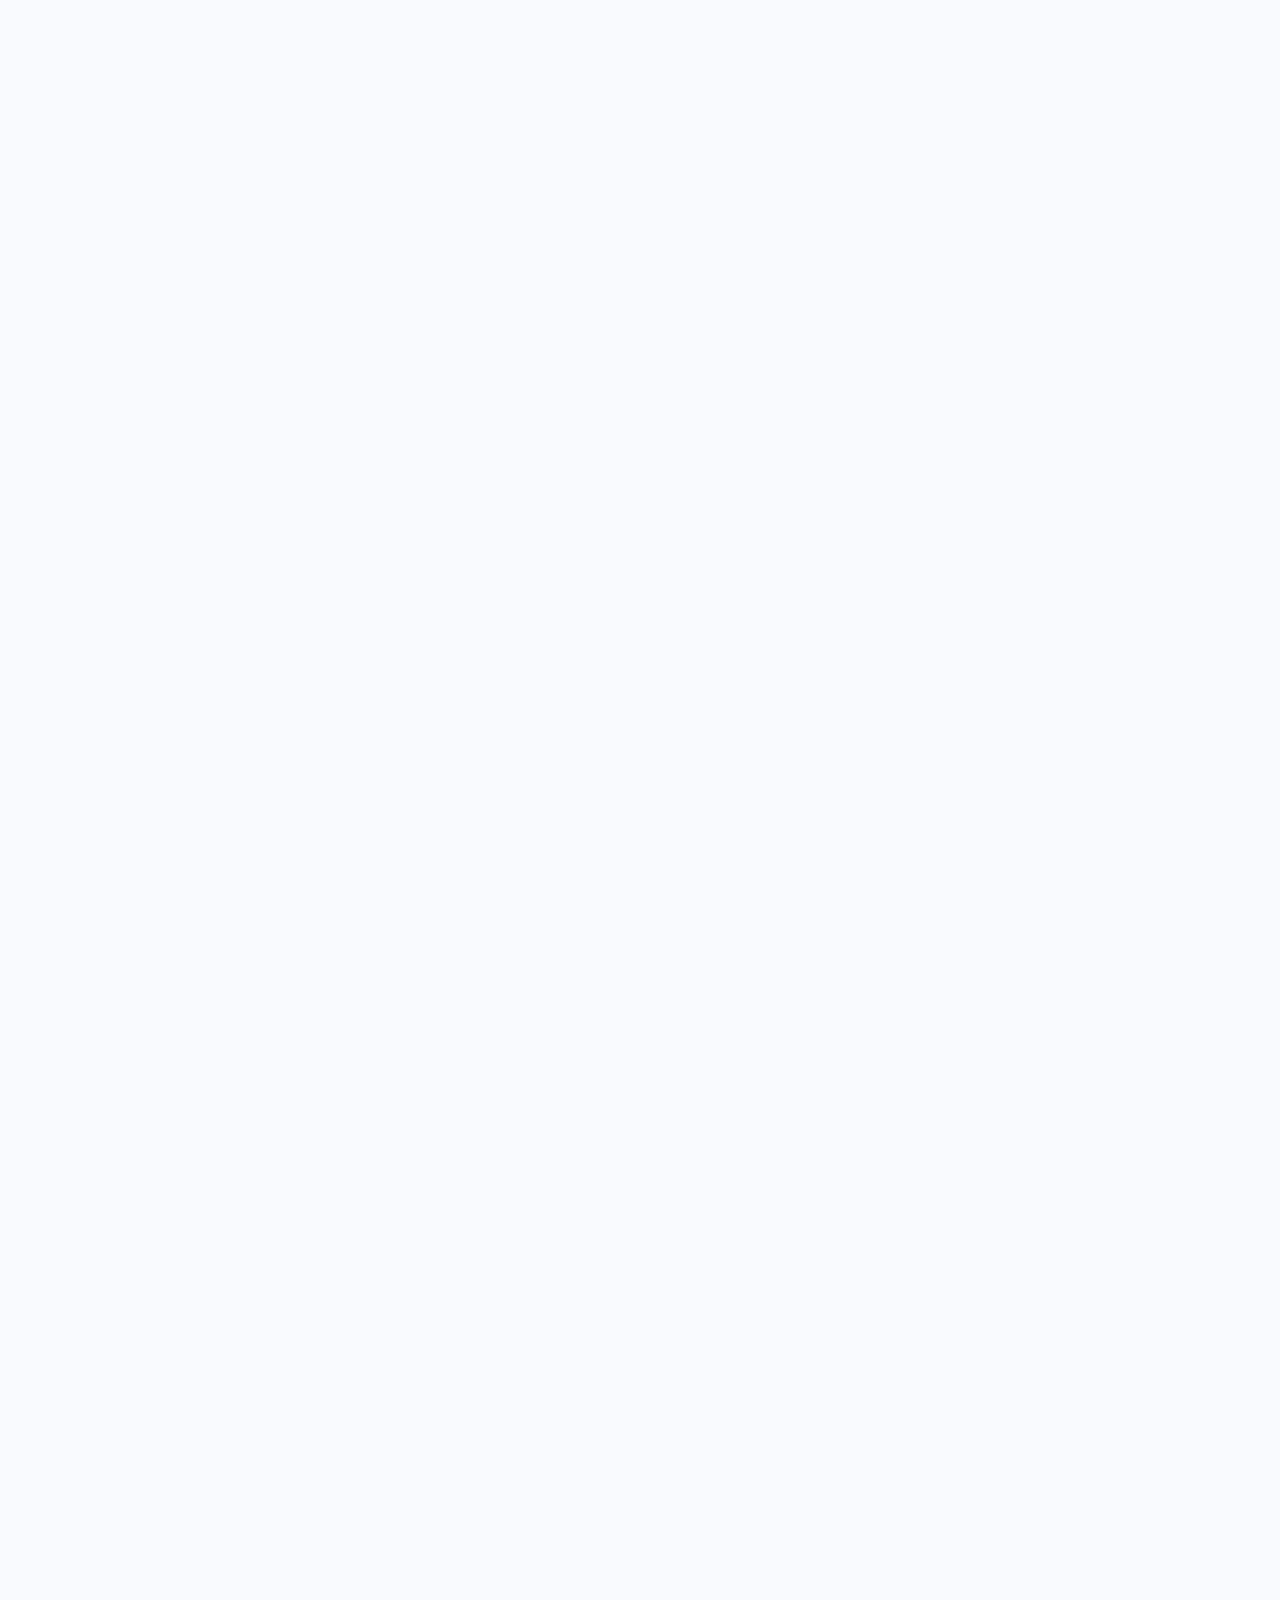
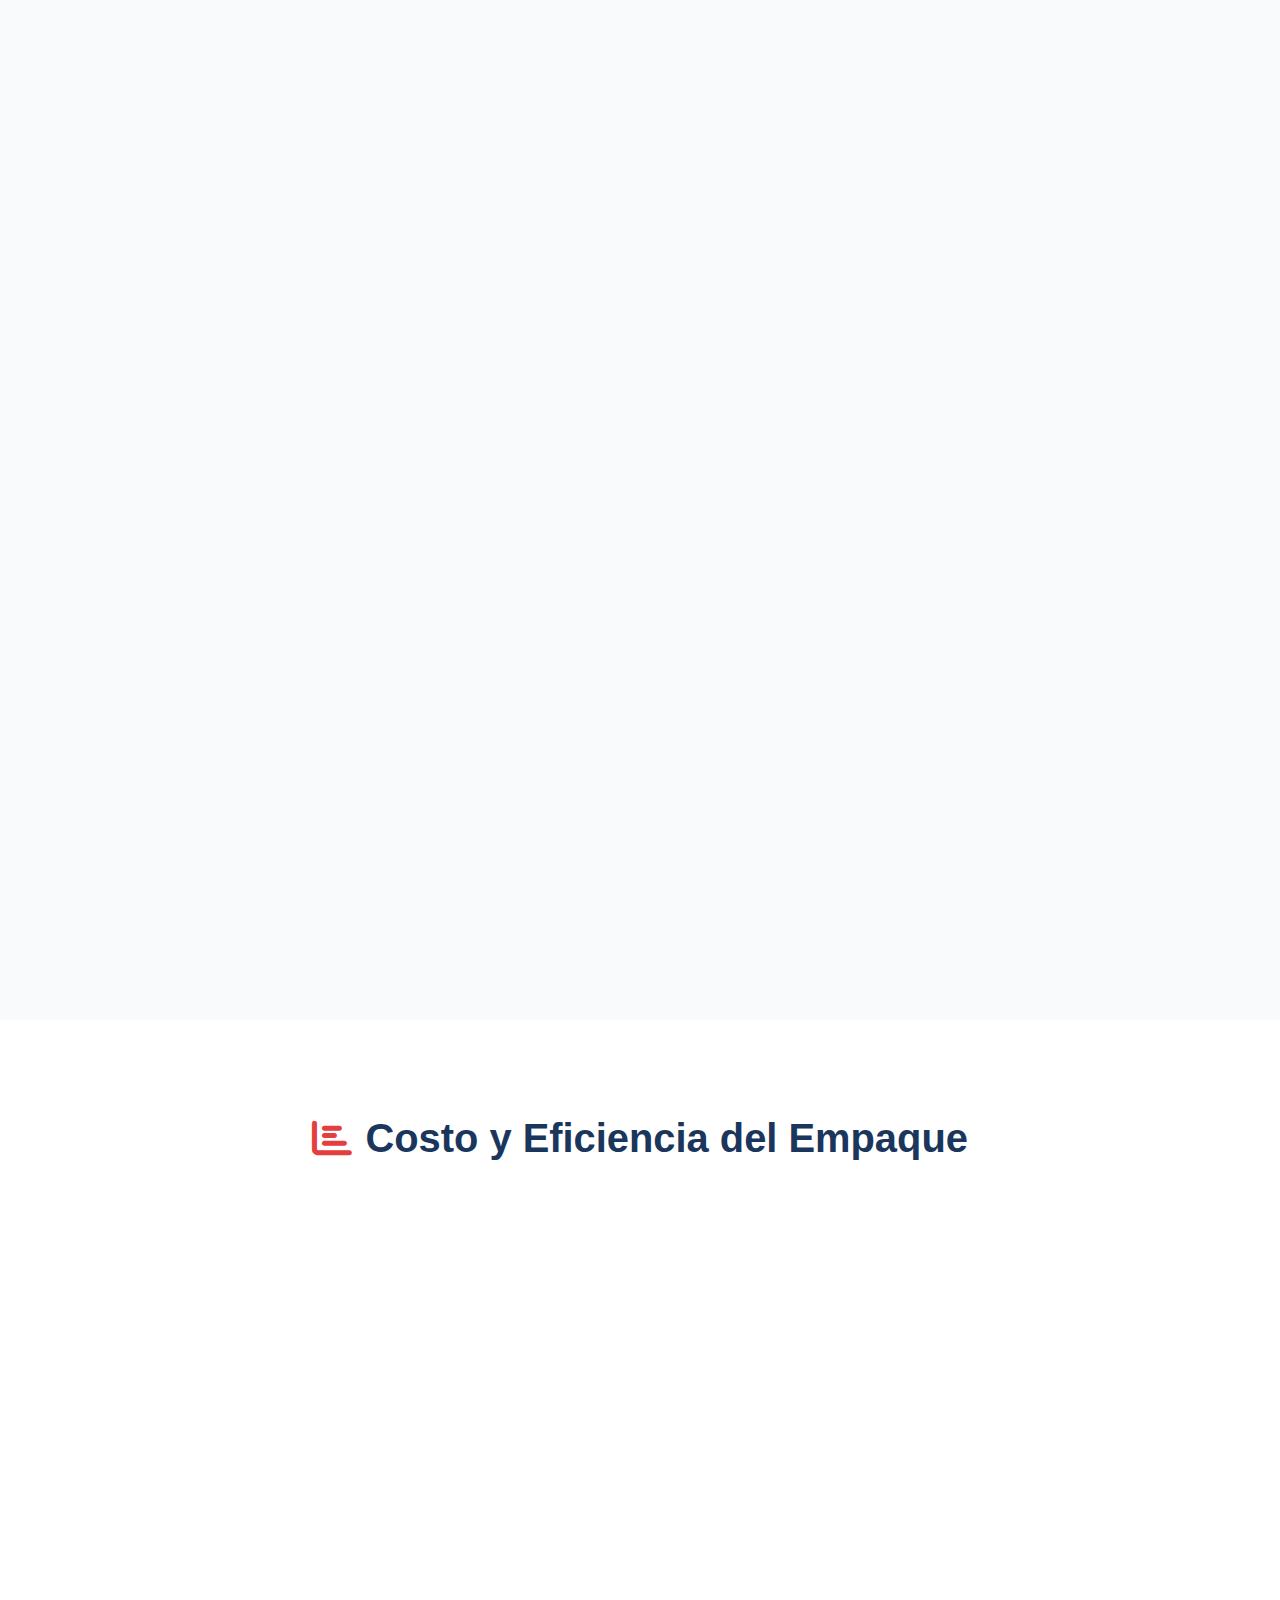
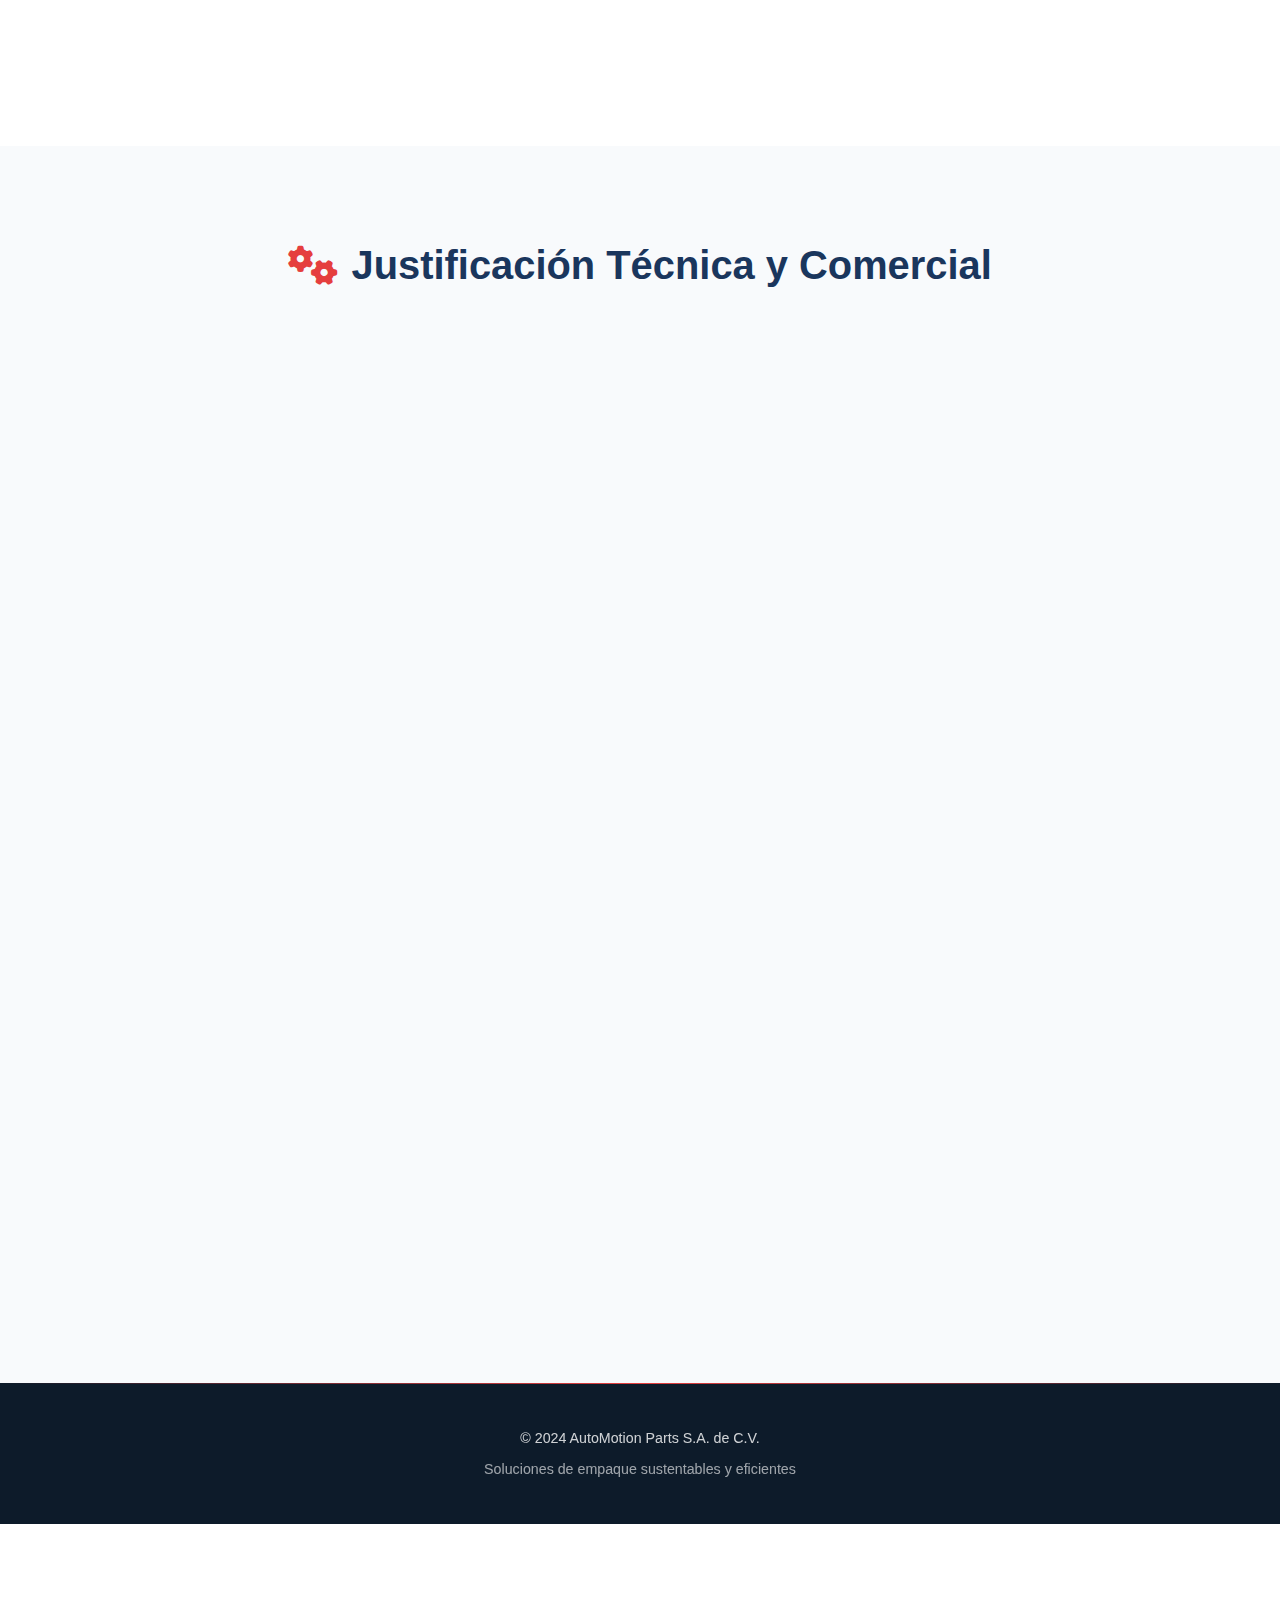
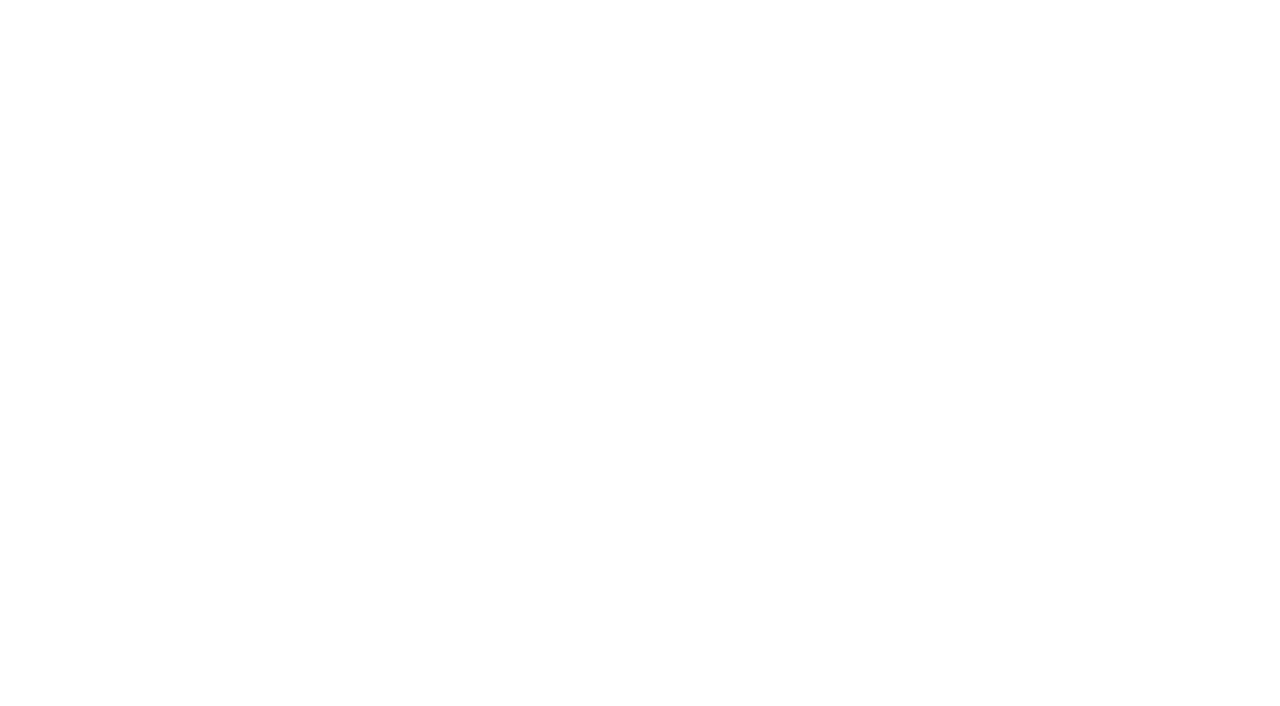
<file: envase.html>
<!DOCTYPE html>
<html lang="es">
<head>
    <meta charset="UTF-8">
    <meta name="viewport" content="width=device-width, initial-scale=1.0">
    <link rel="icon" type="image/x-icon" href="img/logo.jpg">
    <title>Envase y Embalaje - AutoMotion Parts</title>
    <link rel="stylesheet" href="css/envase.css">
    <link rel="stylesheet" href="https://cdnjs.cloudflare.com/ajax/libs/font-awesome/6.4.0/css/all.min.css">
</head>
<body>
    <header>
    <nav>
        <div class="logo">
            <h2>AutoMotion Parts</h2>
        </div>
        <ul class="nav-links">
            <li><a href="index.html">Inicio</a></li>
            
            <!-- Submenú Productos -->
            <li class="has-submenu">
                <a href="productos.html">Catalogo <i class="fas fa-chevron-down"></i></a>
                <ul class="submenu">
                    <li><a href="productos.html">Productos</a></li>
                    <li><a href="envase.html">Packaging</a></li>
                    <li><a href="cubicaje.html">Cubicaje</a></li>
                </ul>
            </li>
            
            <!-- Submenú Logística -->
            <li class="has-submenu">
                <a href="logistica.html">Logística <i class="fas fa-chevron-down"></i></a>
                <ul class="submenu">
                    <li><a href="cadena.html">Cadena de Suministros</a></li>
                    <li><a href="costos.html">Costos Logísticos</a></li>
                    <li><a href="logisitica.html">Logística Integral</a></li>
                </ul>
            </li>
            
            <!-- Submenú Innovación -->
            <li class="has-submenu">
                <a href="4.0.html">Innovación <i class="fas fa-chevron-down"></i></a>
                <ul class="submenu">
                    <li><a href="4.0.html">Industria 4.0</a></li>
                    <li><a href="modelo.html">Modelo Vogel</a></li>
                </ul>
            </li>
            
            <li><a href="servicio.html">Servicio</a></li>
            <li><a href="#contacto">Contacto</a></li>
        </ul>
    </nav>
</header>

    <!-- Hero Envase CON FONDO -->
    <section class="envase-hero">
        <div class="container">
            <h1><i class="fas fa-box-open"></i> Envase y Embalaje</h1>
            <p>Soluciones de packaging inteligente para componentes automotrices de exportación</p>
        </div>
    </section>

    <!-- Materiales por Producto - REDISEÑADO -->
    <section class="materiales-productos">
        <div class="container">
            <h2><i class="fas fa-layer-group"></i> Materiales y Embalaje por Producto</h2>
            <div class="productos-envase-grid">
                
                <!-- Arnés Automotriz -->
                <div class="producto-envase-card">
                    <div class="producto-header">
                        <div class="producto-icono">
                            <i class="fas fa-bolt"></i>
                        </div>
                        <h3>Arnés Automotriz</h3>
                    </div>
                    <div class="producto-imagenes">
                        <img src="img/arnesM.jpg" alt="Embalaje arnés automotriz" class="envase-img">
                    </div>
                    <div class="materiales-grid">
                        <div class="material-item">
                            <div class="material-icono">
                                <i class="fas fa-box"></i>
                            </div>
                            <h4>Empaque Primario</h4>
                            <p>Bolsa de polietileno resistente (PEBD) + etiqueta identificadora</p>
                        </div>
                        <div class="material-item">
                            <div class="material-icono">
                                <i class="fas fa-shield-alt"></i>
                            </div>
                            <h4>Protección Adicional</h4>
                            <p>Enfundado corrugado se mantiene; puede incluir sujetadores internos</p>
                        </div>
                        <div class="material-item">
                            <div class="material-icono">
                                <i class="fas fa-cube"></i>
                            </div>
                            <h4>Embalaje Secundario</h4>
                            <p>Caja de cartón corrugado ECT-32</p>
                        </div>
                        <div class="material-item">
                            <div class="material-icono">
                                <i class="fas fa-pallet"></i>
                            </div>
                            <h4>Embalaje Terciario</h4>
                            <p>Caja master / tarima de madera para distribución</p>
                        </div>
                    </div>
                    <div class="justificacion">
                        <i class="fas fa-clipboard-check"></i>
                        <strong>Justificación:</strong> Previene humedad, abrasión y deformación; fácil manejo y clasificación.
                    </div>
                </div>

                <!-- Sensor ABS -->
                <div class="producto-envase-card">
                    <div class="producto-header">
                        <div class="producto-icono">
                            <i class="fas fa-tachometer-alt"></i>
                        </div>
                        <h3>Sensor ABS</h3>
                    </div>
                    <div class="producto-imagenes">
                        <img src="img/sensorM.jpg" alt="Embalaje sensor ABS" class="envase-img">
                    </div>
                    <div class="materiales-grid">
                        <div class="material-item">
                            <div class="material-icono">
                                <i class="fas fa-bolt"></i>
                            </div>
                            <h4>Empaque Primario</h4>
                            <p>Bolsa antiestática metalizada ESD</p>
                        </div>
                        <div class="material-item">
                            <div class="material-icono">
                                <i class="fas fa-cube"></i>
                            </div>
                            <h4>Protección Adicional</h4>
                            <p>Espuma EPE de alta densidad</p>
                        </div>
                        <div class="material-item">
                            <div class="material-icono">
                                <i class="fas fa-box"></i>
                            </div>
                            <h4>Embalaje Secundario</h4>
                            <p>Caja de cartón microcorrugado con impresión de seguridad</p>
                        </div>
                        <div class="material-item">
                            <div class="material-icono">
                                <i class="fas fa-layer-group"></i>
                            </div>
                            <h4>Embalaje Terciario</h4>
                            <p>Caja master con separadores</p>
                        </div>
                    </div>
                    <div class="justificacion">
                        <i class="fas fa-clipboard-check"></i>
                        <strong>Justificación:</strong> Protege contra descargas, contaminación y vibración.
                    </div>
                </div>

                <!-- Módulo Electrónico -->
                <div class="producto-envase-card">
                    <div class="producto-header">
                        <div class="producto-icono">
                            <i class="fas fa-microchip"></i>
                        </div>
                        <h3>Módulo Electrónico</h3>
                    </div>
                    <div class="producto-imagenes">
                        <img src="img/moduloM.jpg" alt="Embalaje módulo electrónico" class="envase-img">
                    </div>
                    <div class="materiales-grid">
                        <div class="material-item">
                            <div class="material-icono">
                                <i class="fas fa-box"></i>
                            </div>
                            <h4>Empaque Primario</h4>
                            <p>Caja rígida kraft con sello de seguridad</p>
                        </div>
                        <div class="material-item">
                            <div class="material-icono">
                                <i class="fas fa-shield-alt"></i>
                            </div>
                            <h4>Protección Adicional</h4>
                            <p>Espuma troquelada anti-impacto + bolsa ESD</p>
                        </div>
                        <div class="material-item">
                            <div class="material-icono">
                                <i class="fas fa-cube"></i>
                            </div>
                            <h4>Embalaje Secundario</h4>
                            <p>Caja doble corrugado con certificación ISTA</p>
                        </div>
                        <div class="material-item">
                            <div class="material-icono">
                                <i class="fas fa-pallet"></i>
                            </div>
                            <h4>Embalaje Terciario</h4>
                            <p>Tarima con película stretch</p>
                        </div>
                    </div>
                    <div class="justificacion">
                        <i class="fas fa-clipboard-check"></i>
                        <strong>Justificación:</strong> Requiere máxima protección contra humedad, vibración y electricidad estática.
                    </div>
                </div>
            </div>
        </div>
    </section>

    <!-- Tabla Comparativa -->
    <section class="tabla-comparativa">
        <div class="container">
            <h2><i class="fas fa-chart-bar"></i> Costo y Eficiencia del Empaque</h2>
            <div class="tabla-content">
                <img src="img/tabla.jpg" alt="Tabla comparativa de costos y eficiencia" class="tabla-img">
            </div>
        </div>
    </section>

    <!-- Justificación Técnica - REDISEÑADA -->
    <section class="justificacion-tecnica">
        <div class="container">
            <h2><i class="fas fa-cogs"></i> Justificación Técnica y Comercial</h2>
            <div class="justificacion-grid">
                <div class="justificacion-item">
                    <div class="justificacion-icono">
                        <i class="fas fa-shield-alt"></i>
                    </div>
                    <h3>Protección</h3>
                    <p>Los componentes electrónicos (sensor ABS y módulo) requieren protección contra humedad, vibración y descargas ESD, por lo que se usan bolsas antiestáticas y espumas EPE.</p>
                    <p>El árnes necesita evitar dobleces y abrasión, por eso se usa PEBD y caja ECT-32.</p>
                </div>
                <div class="justificacion-item">
                    <div class="justificacion-icono">
                        <i class="fas fa-eye"></i>
                    </div>
                    <h3>Imagen</h3>
                    <p>El empaquetado con etiquetas OEM y colores institucionales transmite calidad y profesionalismo.</p>
                    <p>Las cajas microcorrugadas impresas dan presentación premium para e-commerce y distribuidores.</p>
                </div>
                <div class="justificacion-item">
                    <div class="justificacion-icono">
                        <i class="fas fa-file-contract"></i>
                    </div>
                    <h3>Normatividad</h3>
                    <p>Se consideran normas:</p>
                    <ul>
                        <li><i class="fas fa-check"></i> ISO 16750 (vibraciones y ambiente automotriz)</li>
                        <li><i class="fas fa-check"></i> IEC 61340 (protección ESD)</li>
                        <li><i class="fas fa-check"></i> ISTA 1A / 3A (pruebas de transporte)</li>
                        <li><i class="fas fa-check"></i> Normas de reciclaje ambiental</li>
                    </ul>
                </div>
                <div class="justificacion-item">
                    <div class="justificacion-icono">
                        <i class="fas fa-recycle"></i>
                    </div>
                    <h3>Reciclaje</h3>
                    <p>El cartón corrugado es 100% reciclable.</p>
                    <p>El PEBD se puede reciclar (dependiendo del recolector).</p>
                    <p>Las espumas EPE son reutilizables como material protector.</p>
                </div>
            </div>
            <div class="imagen-justificacion">
                <img src="img/justificacion.jpg" alt="Justificación técnica del empaque" class="justificacion-img">
            </div>
        </div>
    </section>

    <footer>
        <div class="container">
            <p>&copy; 2024 AutoMotion Parts S.A. de C.V.</p>
            <p>Soluciones de empaque sustentables y eficientes</p>
        </div>
    </footer>

    <script src="js/envase.js"></script>
    <script src="js/todos.js"></script>
</body>
</html>
</file>
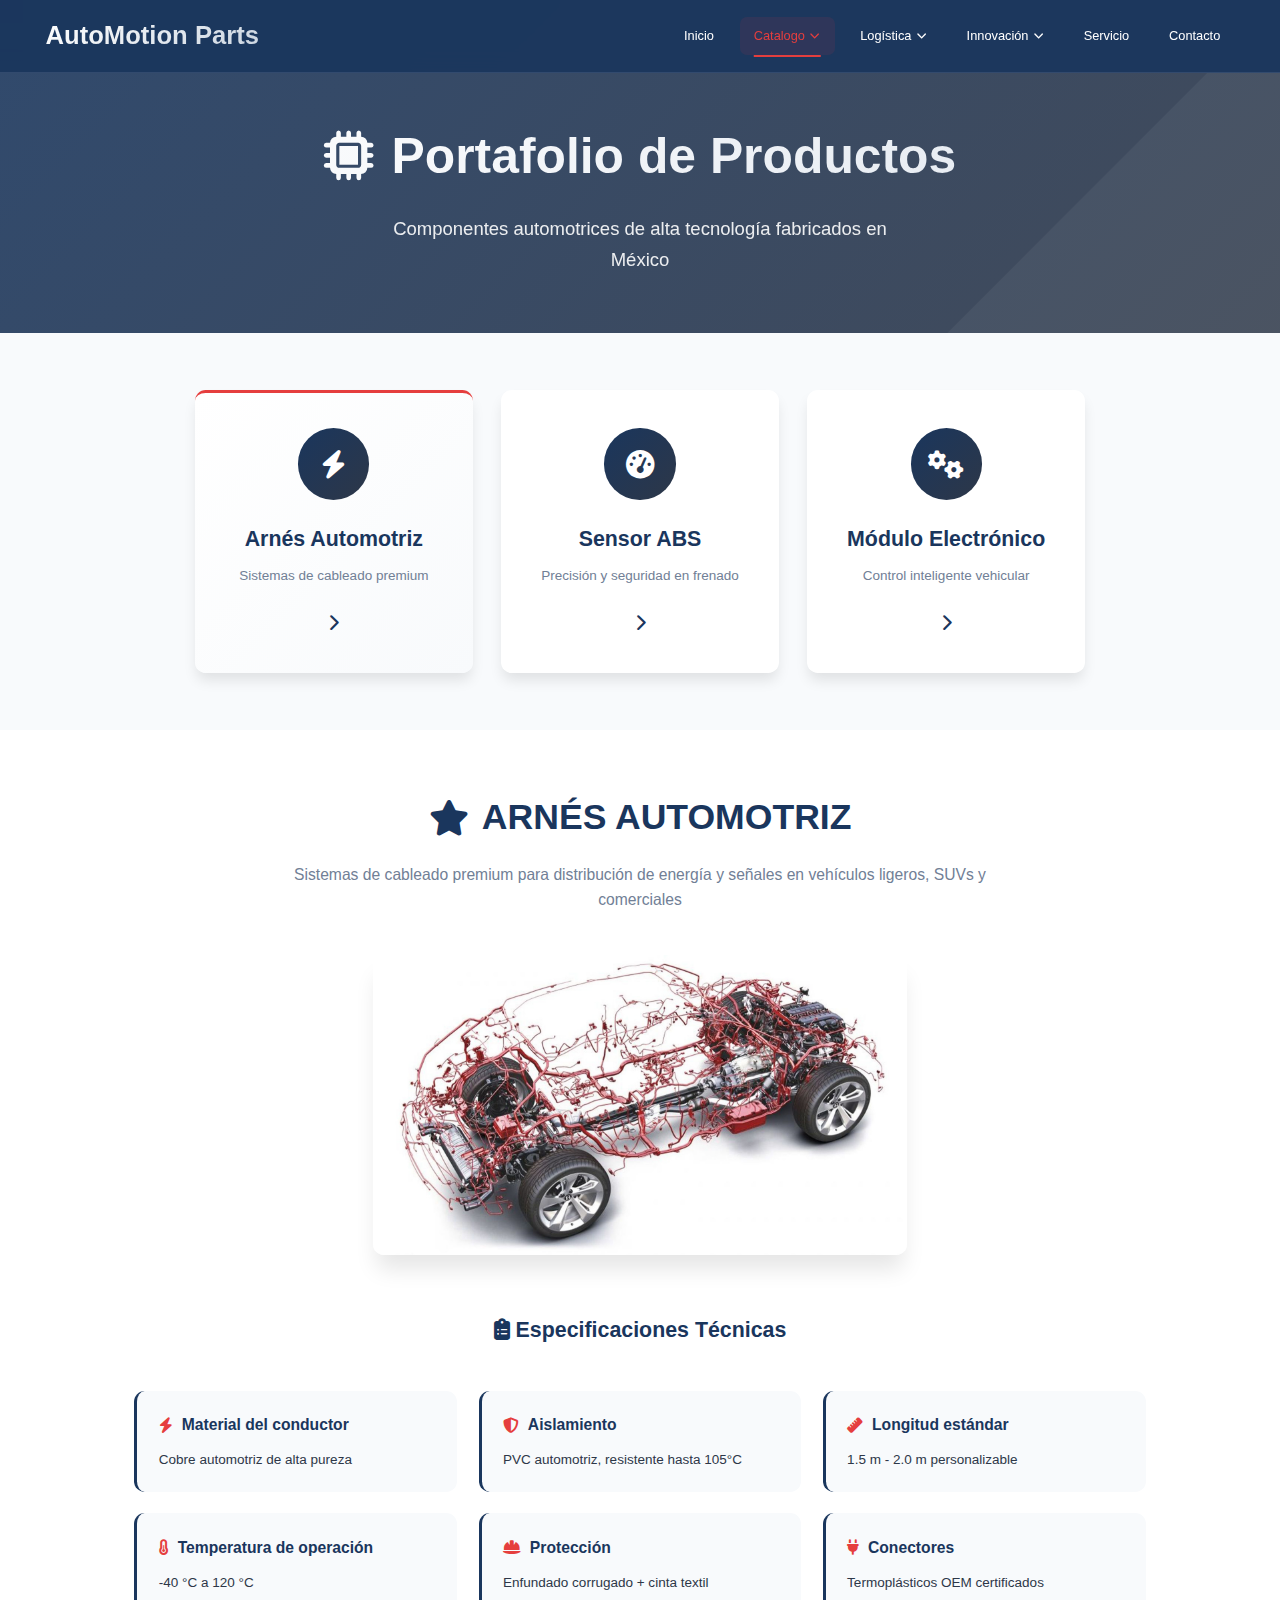
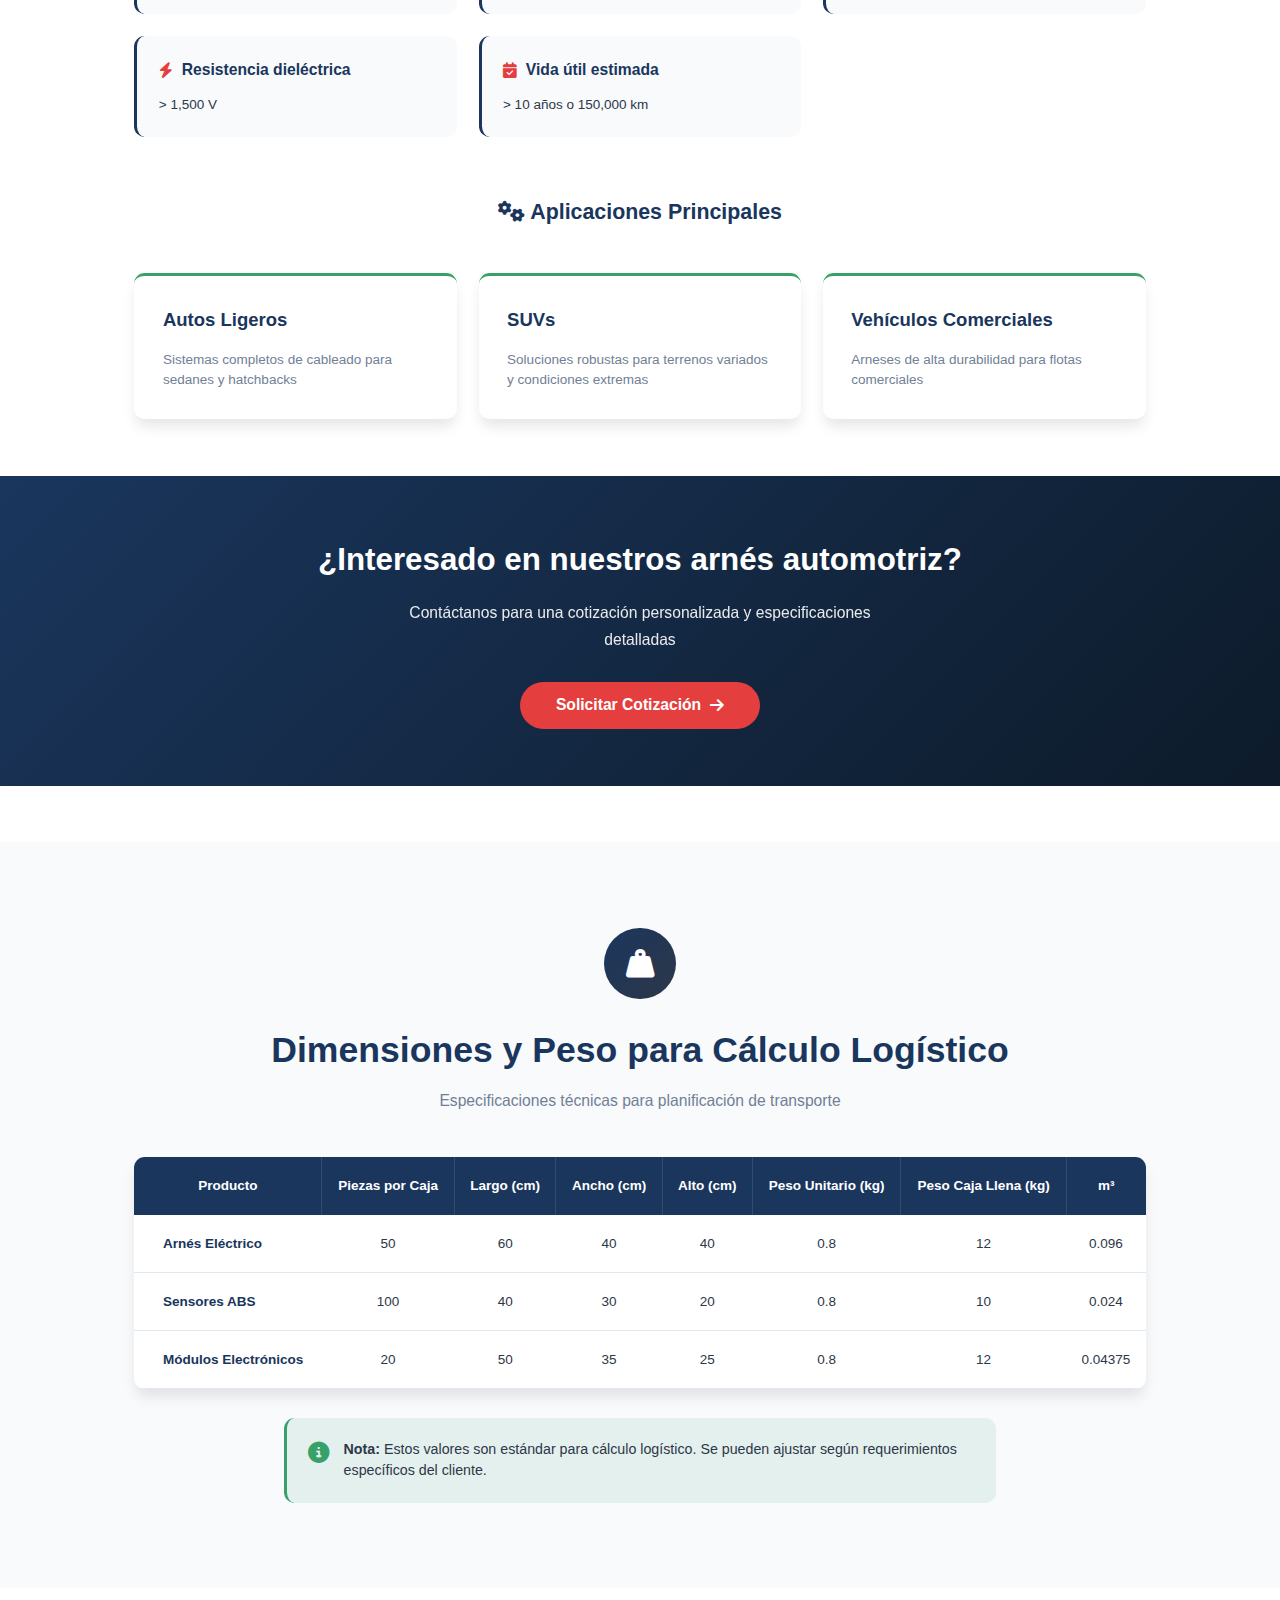
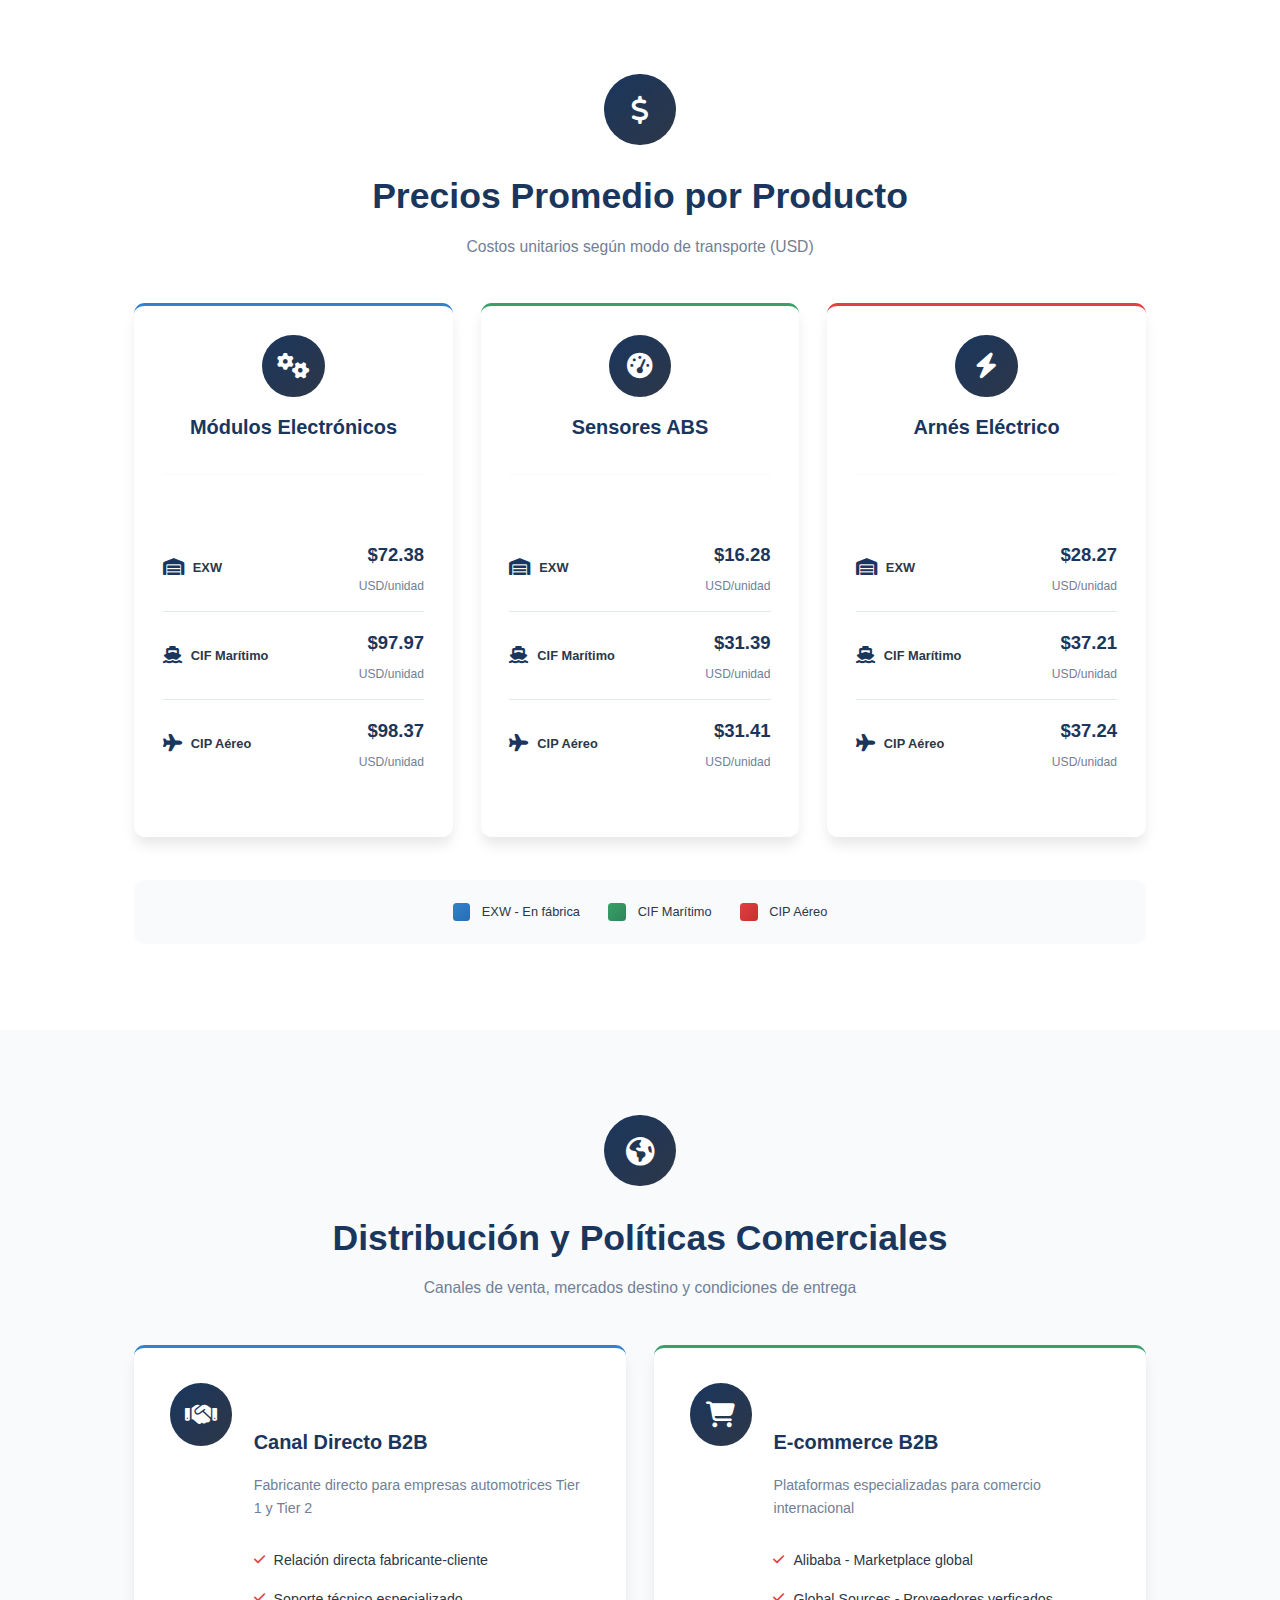
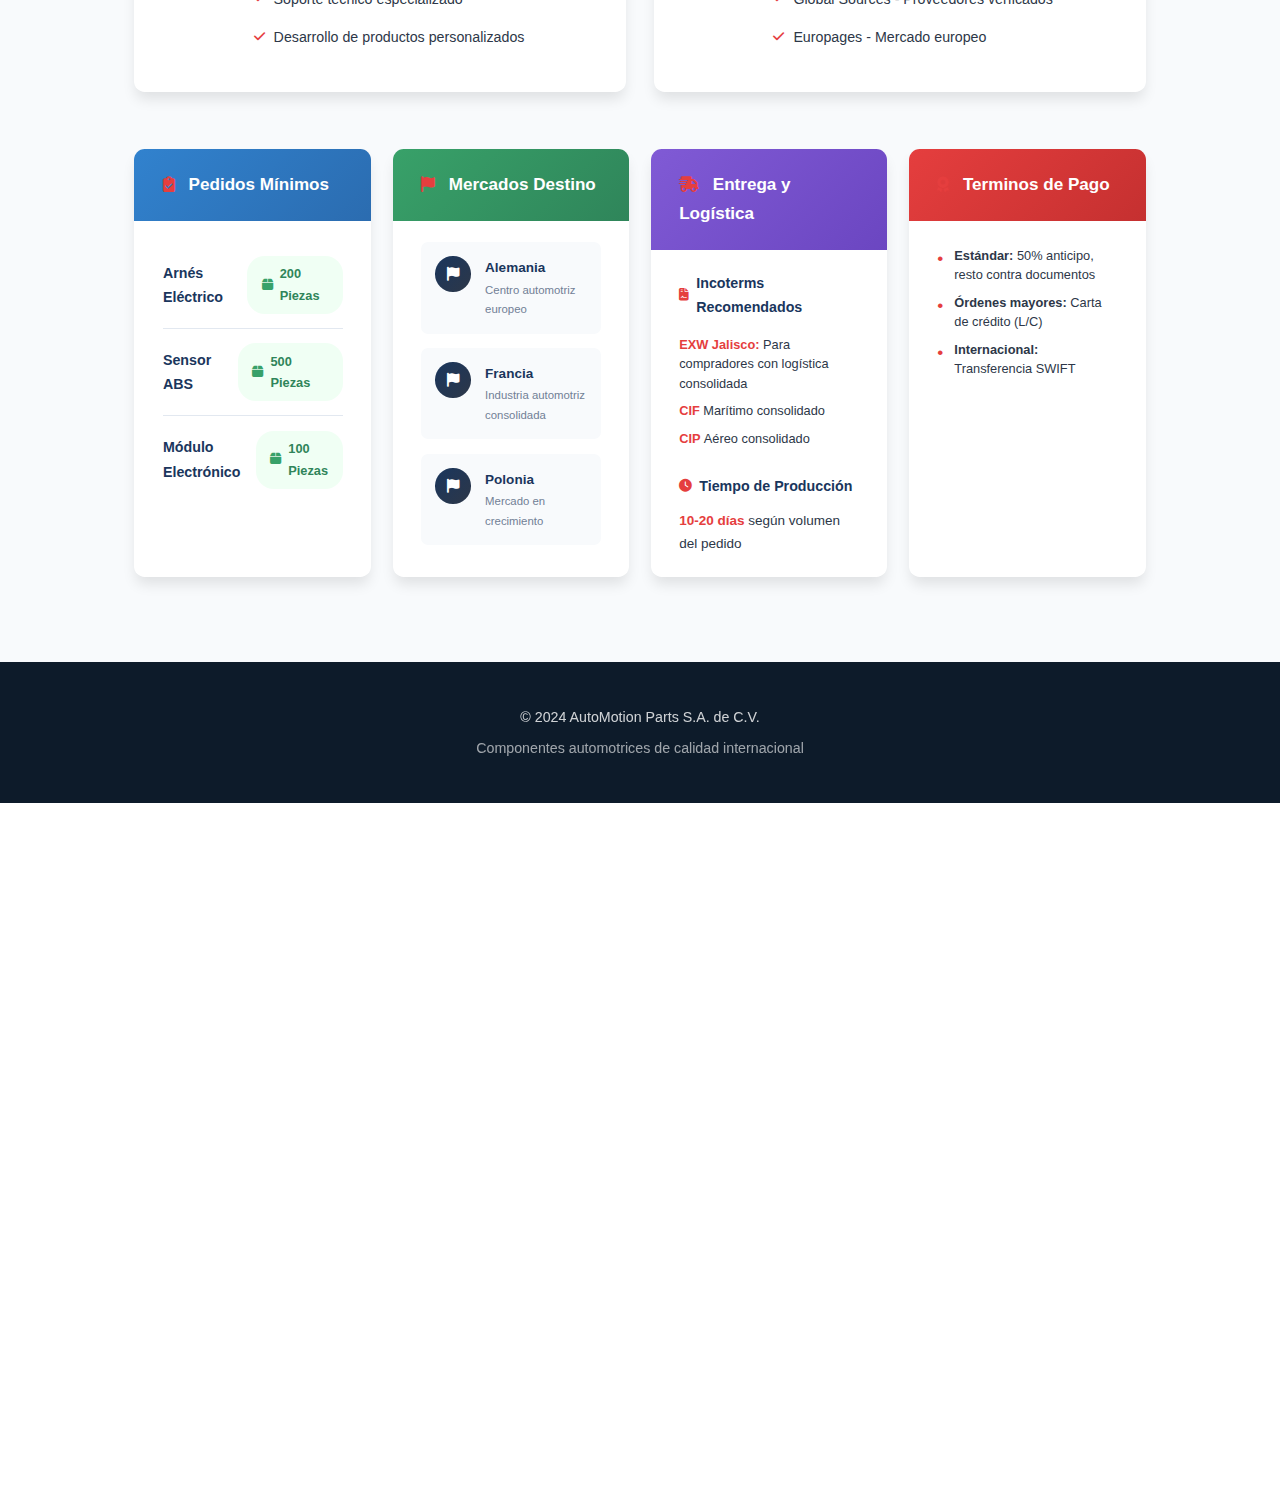
<file: productos.html>
<!DOCTYPE html>
<html lang="es">
<head>
    <meta charset="UTF-8">
    <meta name="viewport" content="width=device-width, initial-scale=1.0">
    <link rel="icon" type="image/x-icon" href="img/logo1.jpg">
    <title>Productos - AutoMotion Parts</title>
    <link rel="stylesheet" href="css/productos.css">
    <link rel="stylesheet" href="https://cdnjs.cloudflare.com/ajax/libs/font-awesome/6.4.0/css/all.min.css">
</head>
<body>
    <header>
        <nav>
            <div class="logo">
                <h2>AutoMotion Parts</h2>
            </div>
            <ul class="nav-links">
                <li><a href="index.html">Inicio</a></li>
                
                <!-- Submenú Productos -->
               <li class="has-submenu">
                    <a href="productos.html">Catalogo <i class="fas fa-chevron-down"></i></a>
                    <ul class="submenu">
                        <li><a href="productos.html">Productos</a></li>
                        <li><a href="envase.html">Packaging</a></li>
                        <li><a href="cubicaje.html">Cubicaje</a></li>
                    </ul>
                </li>
                
                <!-- Submenú Logística -->
                <li class="has-submenu">
                    <a href="logistica.html">Logística <i class="fas fa-chevron-down"></i></a>
                    <ul class="submenu">
                        <li><a href="cadena.html">Cadena de Suministros</a></li>
                        <li><a href="costos.html">Costos Logísticos</a></li>
                        <li><a href="logisitica.html">Logística Integral</a></li>
                    </ul>
                </li>
                
                <!-- Submenú Innovación -->
                <li class="has-submenu">
                    <a href="4.0.html">Innovación <i class="fas fa-chevron-down"></i></a>
                    <ul class="submenu">
                        <li><a href="4.0.html">Industria 4.0</a></li>
                        <li><a href="modelo.html">Modelo Vogel</a></li>
                    </ul>
                </li>
                
                <li><a href="servicio.html">Servicio</a></li>
                <li><a href="#contacto">Contacto</a></li>
            </ul>
        </nav>
    </header>

    <!-- Hero Productos Mejorado -->
    <section class="producto-hero">
        <div class="container">
            <h1><i class="fas fa-microchip"></i> Portafolio de Productos</h1>
            <p>Componentes automotrices de alta tecnología fabricados en México</p>
        </div>
    </section>

    <!-- Selector de Productos con Íconos -->
    <section class="selector-productos">
        <div class="container">
            <div class="selector-grid">
                <div class="selector-card" data-producto="arnes">
                    <div class="selector-icono">
                        <i class="fas fa-bolt"></i>
                    </div>
                    <h3>Arnés Automotriz</h3>
                    <p>Sistemas de cableado premium</p>
                    <div class="selector-flecha">
                        <i class="fas fa-chevron-right"></i>
                    </div>
                </div>
                
                <div class="selector-card" data-producto="sensor">
                    <div class="selector-icono">
                        <i class="fas fa-tachometer-alt"></i>
                    </div>
                    <h3>Sensor ABS</h3>
                    <p>Precisión y seguridad en frenado</p>
                    <div class="selector-flecha">
                        <i class="fas fa-chevron-right"></i>
                    </div>
                </div>
                
                <div class="selector-card" data-producto="motor">
                    <div class="selector-icono">
                        <i class="fas fa-cogs"></i>
                    </div>
                    <h3>Módulo Electrónico</h3>
                    <p>Control inteligente vehicular</p>
                    <div class="selector-flecha">
                        <i class="fas fa-chevron-right"></i>
                    </div>
                </div>
            </div>
        </div>
    </section>

    <!-- Contenido Dinámico del Producto -->
    <div id="contenido-producto">
        <!-- El contenido se cargará dinámicamente aquí -->
    </div>

    <!-- NUEVA SECCIÓN: Tabla de Dimensiones y Peso -->
    <section class="tabla-dimensiones">
        <div class="container">
            <div class="seccion-header">
                <div class="header-icono">
                    <i class="fas fa-weight-hanging"></i>
                </div>
                <h2>Dimensiones y Peso para Cálculo Logístico</h2>
                <p class="seccion-desc">Especificaciones técnicas para planificación de transporte</p>
            </div>

            <div class="tabla-container">
                <table class="tabla-especificaciones">
                    <thead>
                        <tr>
                            <th>Producto</th>
                            <th>Piezas por Caja</th>
                            <th>Largo (cm)</th>
                            <th>Ancho (cm)</th>
                            <th>Alto (cm)</th>
                            <th>Peso Unitario (kg)</th>
                            <th>Peso Caja Llena (kg)</th>
                            <th>m³</th>
                        </tr>
                    </thead>
                    <tbody>
                        <tr>
                            <td><strong>Arnés Eléctrico</strong></td>
                            <td>50</td>
                            <td>60</td>
                            <td>40</td>
                            <td>40</td>
                            <td>0.8</td>
                            <td>12</td>
                            <td>0.096</td>
                        </tr>
                        <tr>
                            <td><strong>Sensores ABS</strong></td>
                            <td>100</td>
                            <td>40</td>
                            <td>30</td>
                            <td>20</td>
                            <td>0.8</td>
                            <td>10</td>
                            <td>0.024</td>
                        </tr>
                        <tr>
                            <td><strong>Módulos Electrónicos</strong></td>
                            <td>20</td>
                            <td>50</td>
                            <td>35</td>
                            <td>25</td>
                            <td>0.8</td>
                            <td>12</td>
                            <td>0.04375</td>
                        </tr>
                    </tbody>
                </table>
            </div>

            <div class="nota-tabla">
                <i class="fas fa-info-circle"></i>
                <p><strong>Nota:</strong> Estos valores son estándar para cálculo logístico. Se pueden ajustar según requerimientos específicos del cliente.</p>
            </div>
        </div>
    </section>

    <!-- NUEVA SECCIÓN: Tabla de Precios -->
    <section class="tabla-precios">
        <div class="container">
            <div class="seccion-header">
                <div class="header-icono">
                    <i class="fas fa-dollar-sign"></i>
                </div>
                <h2>Precios Promedio por Producto</h2>
                <p class="seccion-desc">Costos unitarios según modo de transporte (USD)</p>
            </div>

            <div class="precios-grid">
                <!-- Módulos Electrónicos -->
                <div class="precio-card">
                    <div class="precio-header">
                        <div class="precio-icono">
                            <i class="fas fa-cogs"></i>
                        </div>
                        <h3>Módulos Electrónicos</h3>
                    </div>
                    <div class="precio-detalles">
                        <div class="precio-item">
                            <div class="precio-tipo">
                                <i class="fas fa-warehouse"></i>
                                <span>EXW</span>
                            </div>
                            <div class="precio-valor">
                                <strong>$72.38</strong>
                                <span>USD/unidad</span>
                            </div>
                        </div>
                        <div class="precio-item">
                            <div class="precio-tipo">
                                <i class="fas fa-ship"></i>
                                <span>CIF Marítimo</span>
                            </div>
                            <div class="precio-valor">
                                <strong>$97.97</strong>
                                <span>USD/unidad</span>
                            </div>
                        </div>
                        <div class="precio-item">
                            <div class="precio-tipo">
                                <i class="fas fa-plane"></i>
                                <span>CIP Aéreo</span>
                            </div>
                            <div class="precio-valor">
                                <strong>$98.37</strong>
                                <span>USD/unidad</span>
                            </div>
                        </div>
                    </div>
                </div>

                <!-- Sensores ABS -->
                <div class="precio-card">
                    <div class="precio-header">
                        <div class="precio-icono">
                            <i class="fas fa-tachometer-alt"></i>
                        </div>
                        <h3>Sensores ABS</h3>
                    </div>
                    <div class="precio-detalles">
                        <div class="precio-item">
                            <div class="precio-tipo">
                                <i class="fas fa-warehouse"></i>
                                <span>EXW</span>
                            </div>
                            <div class="precio-valor">
                                <strong>$16.28</strong>
                                <span>USD/unidad</span>
                            </div>
                        </div>
                        <div class="precio-item">
                            <div class="precio-tipo">
                                <i class="fas fa-ship"></i>
                                <span>CIF Marítimo</span>
                            </div>
                            <div class="precio-valor">
                                <strong>$31.39</strong>
                                <span>USD/unidad</span>
                            </div>
                        </div>
                        <div class="precio-item">
                            <div class="precio-tipo">
                                <i class="fas fa-plane"></i>
                                <span>CIP Aéreo</span>
                            </div>
                            <div class="precio-valor">
                                <strong>$31.41</strong>
                                <span>USD/unidad</span>
                            </div>
                        </div>
                    </div>
                </div>

                <!-- Arnés Eléctrico -->
                <div class="precio-card">
                    <div class="precio-header">
                        <div class="precio-icono">
                            <i class="fas fa-bolt"></i>
                        </div>
                        <h3>Arnés Eléctrico</h3>
                    </div>
                    <div class="precio-detalles">
                        <div class="precio-item">
                            <div class="precio-tipo">
                                <i class="fas fa-warehouse"></i>
                                <span>EXW</span>
                            </div>
                            <div class="precio-valor">
                                <strong>$28.27</strong>
                                <span>USD/unidad</span>
                            </div>
                        </div>
                        <div class="precio-item">
                            <div class="precio-tipo">
                                <i class="fas fa-ship"></i>
                                <span>CIF Marítimo</span>
                            </div>
                            <div class="precio-valor">
                                <strong>$37.21</strong>
                                <span>USD/unidad</span>
                            </div>
                        </div>
                        <div class="precio-item">
                            <div class="precio-tipo">
                                <i class="fas fa-plane"></i>
                                <span>CIP Aéreo</span>
                            </div>
                            <div class="precio-valor">
                                <strong>$37.24</strong>
                                <span>USD/unidad</span>
                            </div>
                        </div>
                    </div>
                </div>
            </div>

            <div class="leyenda-precios">
                <div class="leyenda-item">
                    <div class="leyenda-color exw"></div>
                    <span>EXW - En fábrica</span>
                </div>
                <div class="leyenda-item">
                    <div class="leyenda-color maritimo"></div>
                    <span>CIF Marítimo</span>
                </div>
                <div class="leyenda-item">
                    <div class="leyenda-color aereo"></div>
                    <span>CIP Aéreo</span>
                </div>
            </div>
        </div>
    </section>

    <!-- NUEVA SECCIÓN: Distribución y Políticas -->
    <section class="distribucion-politicas">
        <div class="container">
            <div class="seccion-header">
                <div class="header-icono">
                    <i class="fas fa-globe-americas"></i>
                </div>
                <h2>Distribución y Políticas Comerciales</h2>
                <p class="seccion-desc">Canales de venta, mercados destino y condiciones de entrega</p>
            </div>

            <div class="distribucion-contenido">
                <!-- Canales de Distribución -->
                <div class="distribucion-grid">
                    <div class="distribucion-card">
                        <div class="distribucion-icono">
                            <i class="fas fa-handshake"></i>
                        </div>
                        <div class="distribucion-contenido">
                            <h3>Canal Directo B2B</h3>
                            <p>Fabricante directo para empresas automotrices Tier 1 y Tier 2</p>
                            <ul class="distribucion-lista">
                                <li><i class="fas fa-check"></i> Relación directa fabricante-cliente</li>
                                <li><i class="fas fa-check"></i> Soporte técnico especializado</li>
                                <li><i class="fas fa-check"></i> Desarrollo de productos personalizados</li>
                            </ul>
                        </div>
                    </div>

                    <div class="distribucion-card">
                        <div class="distribucion-icono">
                            <i class="fas fa-shopping-cart"></i>
                        </div>
                        <div class="distribucion-contenido">
                            <h3>E-commerce B2B</h3>
                            <p>Plataformas especializadas para comercio internacional</p>
                            <ul class="distribucion-lista">
                                <li><i class="fas fa-check"></i> Alibaba - Marketplace global</li>
                                <li><i class="fas fa-check"></i> Global Sources - Proveedores verficados</li>
                                <li><i class="fas fa-check"></i> Europages - Mercado europeo</li>
                            </ul>
                        </div>
                    </div>
                </div>

                <!-- Políticas y Condiciones -->
                <div class="politicas-grid">
                    <!-- Pedidos Mínimos -->
                    <div class="politica-card">
                        <div class="politica-header">
                            <h3><i class="fas fa-clipboard-check"></i> Pedidos Mínimos</h3>
                        </div>
                        <div class="politica-contenido">
                            <div class="pedido-item">
                                <h4>Arnés Eléctrico</h4>
                                <div class="pedido-cantidad">
                                    <i class="fas fa-box"></i>
                                    <span>200 Piezas</span>
                                </div>
                            </div>
                            <div class="pedido-item">
                                <h4>Sensor ABS</h4>
                                <div class="pedido-cantidad">
                                    <i class="fas fa-box"></i>
                                    <span>500 Piezas</span>
                                </div>
                            </div>
                            <div class="pedido-item">
                                <h4>Módulo Electrónico</h4>
                                <div class="pedido-cantidad">
                                    <i class="fas fa-box"></i>
                                    <span>100 Piezas</span>
                                </div>
                            </div>
                        </div>
                    </div>

                    <!-- Mercados Destino -->
                    <div class="politica-card">
                        <div class="politica-header">
                            <h3><i class="fas fa-flag"></i> Mercados Destino</h3>
                        </div>
                        <div class="politica-contenido">
                            <div class="mercados-grid">
                                <div class="pais-item">
                                    <div class="pais-bandera">
                                        <i class="fas fa-flag"></i>
                                    </div>
                                    <div class="pais-info">
                                        <h4>Alemania</h4>
                                        <p>Centro automotriz europeo</p>
                                    </div>
                                </div>
                                <div class="pais-item">
                                    <div class="pais-bandera">
                                        <i class="fas fa-flag"></i>
                                    </div>
                                    <div class="pais-info">
                                        <h4>Francia</h4>
                                        <p>Industria automotriz consolidada</p>
                                    </div>
                                </div>
                                <div class="pais-item">
                                    <div class="pais-bandera">
                                        <i class="fas fa-flag"></i>
                                    </div>
                                    <div class="pais-info">
                                        <h4>Polonia</h4>
                                        <p>Mercado en crecimiento</p>
                                    </div>
                                </div>
                            </div>
                        </div>
                    </div>

                    <!-- Entrega y Logística -->
                    <div class="politica-card">
                        <div class="politica-header">
                            <h3><i class="fas fa-shipping-fast"></i> Entrega y Logística</h3>
                        </div>
                        <div class="politica-contenido">
                            <div class="entrega-item">
                                <h4><i class="fas fa-file-contract"></i> Incoterms Recomendados</h4>
                                <ul>
                                    <li><strong>EXW Jalisco:</strong> Para compradores con logística consolidada</li>
                                    <li><strong>CIF </strong> Marítimo consolidado</li>
                                    <li><strong>CIP </strong> Aéreo consolidado</li>
                                </ul>
                            </div>
                            <div class="entrega-item">
                                <h4><i class="fas fa-clock"></i> Tiempo de Producción</h4>
                                <p><strong>10-20 días</strong> según volumen del pedido</p>
                            </div>
                        </div>
                    </div>

                    <!-- Calidad y Pagos -->
                    <div class="politica-card">
                        <div class="politica-header">
                            <h3><i class="fas fa-award"></i> Terminos de Pago</h3>
                        </div>
                        <div class="politica-contenido">
                            <div class="pagos-item">
                                <ul>
                                    <li><strong>Estándar:</strong> 50% anticipo, resto contra documentos</li>
                                    <li><strong>Órdenes mayores:</strong> Carta de crédito (L/C)</li>
                                    <li><strong>Internacional:</strong> Transferencia SWIFT</li>
                                </ul>
                            </div>
                        </div>
                    </div>
                </div>
            </div>
        </div>
    </section>

    <footer>
        <div class="container">
            <p>&copy; 2024 AutoMotion Parts S.A. de C.V.</p>
            <p>Componentes automotrices de calidad internacional</p>
        </div>
    </footer>

    <script src="js/productos.js"></script>
    <script src="js/todos.js"></script>
</body>
</html>
</file>
<file: css/inicio.css>
body {
    zoom: 0.89;
}

* {
    margin: 0;
    padding: 0;
    box-sizing: border-box;
}

:root {
    --primary-blue: #1a365d;
    --dark-blue: #0d1b2a;
    --accent-red: #e53e3e;
    --light-bg: #f8fafc;
    --white: #ffffff;
    --text-dark: #2d3748;
    --text-light: #718096;
    --gradient-primary: linear-gradient(135deg, #1a365d 0%, #2d3748 100%);
    --gradient-accent: linear-gradient(135deg, #e53e3e 0%, #c53030 100%);
    --shadow-sm: 0 4px 6px -1px rgba(0, 0, 0, 0.1);
    --shadow-md: 0 10px 15px -3px rgba(0, 0, 0, 0.1);
    --shadow-lg: 0 20px 25px -5px rgba(0, 0, 0, 0.1);
    --border-radius: 12px;
}

body {
    font-family: 'Inter', 'Arial', sans-serif;
    line-height: 1.7;
    color: var(--text-dark);
    background: var(--white);
    overflow-x: hidden;
}

.container {
    max-width: 1200px;
    margin: 0 auto;
    padding: 0 2rem;
}

/* HEADER PARA DESKTOP - OPTIMIZADO */
header {
    background: rgba(26, 54, 93, 0.95);
    backdrop-filter: blur(10px);
    padding: 1rem 0;
    position: fixed;
    width: 100%;
    top: 0;
    z-index: 1000;
    border-bottom: 1px solid rgba(255, 255, 255, 0.1);
}

nav {
    display: flex;
    justify-content: space-between;
    align-items: center;
    max-width: 1400px; /* Un poco más ancho para más espacio */
    margin: 0 auto;
    padding: 0 2rem;
}

.logo h2 {
    color: var(--white);
    font-size: 1.8rem;
    font-weight: 700;
    background: linear-gradient(135deg, #fff 0%, #cbd5e0 100%);
    -webkit-background-clip: text;
    -webkit-text-fill-color: transparent;
    background-clip: text;
}

/* NAV LINKS PRINCIPAL - DESKTOP */
.nav-links {
    display: flex;
    list-style: none;
    gap: 0.8rem; /* Espacio más compacto */
    align-items: center;
    margin: 0;
    padding: 0;
}

.nav-links > li > a {
    color: var(--white);
    text-decoration: none;
    font-weight: 500;
    font-size: 0.9rem;
    padding: 0.6rem 1rem;
    border-radius: 8px;
    transition: all 0.3s ease;
    position: relative;
    white-space: nowrap;
    display: flex;
    align-items: center;
    gap: 6px;
}

.nav-links > li > a:hover {
    color: var(--accent-red);
    background: rgba(255, 255, 255, 0.1);
}

.nav-links > li > a i {
    font-size: 0.7rem;
    transition: transform 0.3s ease;
}

.has-submenu:hover > a i {
    transform: rotate(180deg);
}

/* SUBMENÚS - DESKTOP */
.has-submenu {
    position: relative;
}

.has-submenu .submenu {
    display: none;
    position: absolute;
    top: 100%;
    left: 0;
    background: var(--white);
    min-width: 220px;
    border-radius: var(--border-radius);
    box-shadow: var(--shadow-lg);
    z-index: 1001;
    padding: 0.5rem 0;
    animation: fadeIn 0.3s ease;
}

@keyframes fadeIn {
    from {
        opacity: 0;
        transform: translateY(-10px);
    }
    to {
        opacity: 1;
        transform: translateY(0);
    }
}

.has-submenu .submenu li {
    display: block;
    margin: 0;
}

.has-submenu .submenu a {
    color: var(--text-dark);
    padding: 0.7rem 1.2rem;
    font-size: 0.85rem;
    border-bottom: 1px solid #f0f0f0;
    display: block;
    white-space: nowrap;
    transition: all 0.2s ease;
}

.has-submenu .submenu a:hover {
    background: var(--light-bg);
    color: var(--accent-red);
    padding-left: 1.5rem;
}

.has-submenu .submenu li:last-child a {
    border-bottom: none;
}

/* Mostrar submenú al hover */
.has-submenu:hover .submenu {
    display: block;
}

/* Flecha indicadora del submenú */
.has-submenu .submenu::before {
    content: '';
    position: absolute;
    top: -8px;
    left: 20px;
    width: 0;
    height: 0;
    border-left: 8px solid transparent;
    border-right: 8px solid transparent;
    border-bottom: 8px solid var(--white);
}

/* Línea inferior en hover (opcional) */
.nav-links > li > a::after {
    content: '';
    position: absolute;
    bottom: -2px;
    left: 50%;
    width: 0;
    height: 2px;
    background: var(--accent-red);
    transition: all 0.3s ease;
    transform: translateX(-50%);
}

.nav-links > li > a:hover::after {
    width: 70%;
}

/* Para el enlace activoa (si quieres resaltar la página actual) */
.nav-links > li > a.active {
    color: var(--accent-red);
    background: rgba(229, 62, 62, 0.1);
}

.nav-links > li > a.active::after {
    width: 70%;
}

/* CSS para complementar el JS */
.has-submenu .submenu {
    transition: opacity 0.3s ease, transform 0.3s ease;
}

.nav-links > li > a {
    transition: all 0.3s ease;
}

/* Para el efecto de scroll */
header {
    transition: background 0.3s ease, box-shadow 0.3s ease, backdrop-filter 0.3s ease;
}

/* Para el resaltado activo */
.nav-links > li > a.active-submenu {
    color: var(--accent-red) !important;
    background: rgba(229, 62, 62, 0.1) !important;
}

/* Hero Section Moderna */
.hero {
    background-size: cover;
    background-position: center;
    background-attachment: fixed;
    min-height: 100vh;
    display: flex;
    align-items: center;
    justify-content: center;
    text-align: center;
    color: var(--white);
    margin-top: 0;
    position: relative;
    overflow: hidden;
}

.hero::before {
    content: '';
    position: absolute;
    top: 0;
    left: 0;
    right: 0;
    bottom: 0;
    background: radial-gradient(circle at center, transparent 0%, rgba(26, 54, 93, 0.4) 100%);
}

.hero-content {
    position: relative;
    z-index: 2;
    max-width: 800px;
    padding: 0 2rem;
}

.hero-content h1 {
    font-size: 3.5rem;
    font-weight: 800;
    margin-bottom: 1.5rem;
    line-height: 1.2;
    text-shadow: 2px 2px 4px rgba(0, 0, 0, 0.3);
    background: linear-gradient(135deg, #fff 0%, #e2e8f0 100%);
    -webkit-background-clip: text;
    -webkit-text-fill-color: transparent;
    background-clip: text;
}

.hero-content p {
    font-size: 1.3rem;
    margin-bottom: 2.5rem;
    opacity: 0.9;
    font-weight: 300;
}

.cta-button {
    background: var(--gradient-accent);
    color: var(--white);
    border: none;
    padding: 1rem 2.5rem;
    font-size: 1.1rem;
    border-radius: 50px;
    cursor: pointer;
    transition: all 0.3s ease;
    font-weight: 600;
    box-shadow: var(--shadow-md);
    position: relative;
    overflow: hidden;
}

.cta-button:hover {
    transform: translateY(-3px);
    box-shadow: var(--shadow-lg);
}

.cta-button::before {
    content: '';
    position: absolute;
    top: 0;
    left: -100%;
    width: 100%;
    height: 100%;
    background: linear-gradient(90deg, transparent, rgba(255, 255, 255, 0.2), transparent);
    transition: left 0.5s;
}

.cta-button:hover::before {
    left: 100%;
}

/* Secciones Generales */
section {
    padding: 6rem 0;
}

h2 {
    text-align: center;
    margin-bottom: 3rem;
    font-size: 2.8rem;
    font-weight: 700;
    color: var(--primary-blue);
    position: relative;
}

h2::after {
    content: '';
    position: absolute;
    bottom: -10px;
    left: 50%;
    transform: translateX(-50%);
    width: 80px;
    height: 4px;
    background: var(--gradient-accent);
    border-radius: 2px;
}

/* Historia */
.historia {
    background: var(--light-bg);
    position: relative;
}

.historia::before {
    content: '';
    position: absolute;
    top: 0;
    left: 0;
    right: 0;
    height: 1px;
    background: linear-gradient(90deg, transparent, var(--primary-blue), transparent);
}

.historia-content p {
    margin-bottom: 2rem;
    font-size: 1.1rem;
    line-height: 1.8;
    color: var(--text-dark);
    text-align: justify;
}

/* Misión, Visión, Valores CON ÍCONOS */
.mvv {
    background: var(--white);
}

.mvv-grid {
    display: grid;
    grid-template-columns: repeat(auto-fit, minmax(350px, 1fr));
    gap: 2.5rem;
}

.mvv-card {
    background: var(--white);
    padding: 3rem 2.5rem;
    border-radius: var(--border-radius);
    box-shadow: var(--shadow-md);
    border-left: 6px solid var(--accent-red);
    transition: all 0.3s ease;
    position: relative;
    overflow: hidden;
}

.mvv-card::before {
    content: '';
    position: absolute;
    top: 0;
    left: 0;
    right: 0;
    height: 4px;
    background: var(--gradient-primary);
}

.mvv-card:hover {
    transform: translateY(-10px);
    box-shadow: var(--shadow-lg);
}

.mvv-card h3 {
    color: var(--primary-blue);
    margin-bottom: 1.5rem;
    font-size: 1.5rem;
    font-weight: 600;
    display: flex;
    align-items: center;
}

.mvv-card h3 i {
    color: var(--accent-red);
    margin-right: 10px;
    font-size: 1.8rem;
}

.mvv-card p {
    color: var(--text-light);
    line-height: 1.7;
}

.mvv-card ul {
    list-style: none;
    padding: 0;
}

.mvv-card li {
    padding: 0.8rem 0;
    border-bottom: 1px solid #e2e8f0;
    color: var(--text-dark);
    font-weight: 500;
    position: relative;
    padding-left: 0;
    display: flex;
    align-items: center;
}

.mvv-card li i {
    color: var(--accent-red);
    margin-right: 10px;
    width: 20px;
    text-align: center;
    font-size: 1rem;
}

.mvv-card li:last-child {
    border-bottom: none;
}

/* Propuesta de Valor CON ÍCONOS */
.propuesta-valor {
    background: var(--light-bg);
}

.valor-grid {
    display: grid;
    grid-template-columns: repeat(auto-fit, minmax(300px, 1fr));
    gap: 2rem;
}

.valor-item {
    background: var(--white);
    padding: 2.5rem 2rem;
    border-radius: var(--border-radius);
    box-shadow: var(--shadow-sm);
    transition: all 0.3s ease;
    border-top: 4px solid var(--primary-blue);
    text-align: center;
}

.valor-item:hover {
    transform: translateY(-5px);
    box-shadow: var(--shadow-md);
    border-top-color: var(--accent-red);
}

.valor-item h4 {
    color: var(--primary-blue);
    margin-bottom: 1rem;
    font-size: 1.3rem;
    font-weight: 600;
    display: flex;
    align-items: center;
    justify-content: center;
    flex-direction: column;
    gap: 10px;
}

.valor-item h4 i {
    color: var(--accent-red);
    font-size: 2rem;
    margin-bottom: 10px;
}

.valor-item p {
    color: var(--text-light);
    line-height: 1.6;
}

/* Certificaciones - 5 EN UNA FILA */
.certificaciones {
    background: var(--white);
}

.certs-grid {
    display: grid;
    grid-template-columns: repeat(5, 1fr);
    gap: 1.5rem;
}

.cert-card {
    background: var(--white);
    padding: 2rem 1rem;
    border-radius: var(--border-radius);
    text-align: center;
    box-shadow: var(--shadow-sm);
    border: 2px solid #e2e8f0;
    transition: all 0.3s ease;
    position: relative;
    display: flex;
    flex-direction: column;
    align-items: center;
    justify-content: center;
    min-height: 200px;
}

.cert-card:hover {
    transform: translateY(-8px);
    box-shadow: var(--shadow-lg);
    border-color: var(--primary-blue);
}

.cert-card i {
    font-size: 2.5rem;
    color: var(--primary-blue);
    margin-bottom: 1rem;
    display: block;
}

.cert-card h3 {
    color: var(--primary-blue);
    margin-bottom: 0.5rem;
    font-size: 1.1rem;
    font-weight: 600;
}

.cert-card p {
    color: var(--text-light);
    font-size: 0.85rem;
    line-height: 1.4;
}

/* Mercados */
.mercados {
    background: var(--gradient-primary);
    color: var(--white);
    position: relative;
}

.mercados h2 {
    color: var(--white);
}

.mercados h2::after {
    background: var(--accent-red);
}

.mercados-content {
    display: grid;
    grid-template-columns: repeat(auto-fit, minmax(300px, 1fr));
    gap: 3rem;
    text-align: center;
}

.origen h3, .destinos h3 {
    color: var(--white);
    margin-bottom: 1rem;
    font-size: 1.5rem;
}

.banderas {
    display: flex;
    justify-content: center;
    gap: 1.5rem;
    margin-top: 1rem;
    flex-wrap: wrap;
}

.banderas span {
    padding: 0.8rem 1.5rem;
    background: rgba(255, 255, 255, 0.1);
    border-radius: 8px;
    font-weight: 500;
    backdrop-filter: blur(10px);
    border: 1px solid rgba(255, 255, 255, 0.2);
    transition: all 0.3s ease;
}

.banderas span:hover {
    background: rgba(255, 255, 255, 0.2);
    transform: translateY(-2px);
}

/* Contacto */
.contacto {
    background: var(--light-bg);
}

.contacto h2 {
    color: var(--primary-blue);
}

.contacto-grid {
    display: grid;
    grid-template-columns: repeat(auto-fit, minmax(350px, 1fr));
    gap: 4rem;
    align-items: start;
}

.contacto-info h3 {
    color: var(--primary-blue);
    margin-bottom: 1rem;
    font-size: 1.5rem;
    font-weight: 600;
}

.contacto-info p {
    color: var(--text-light);
    margin-bottom: 0.5rem;
}

.contacto-form {
    display: flex;
    flex-direction: column;
    gap: 1.5rem;
}

.contacto-form input,
.contacto-form textarea {
    padding: 1rem 1.5rem;
    border: 2px solid #e2e8f0;
    border-radius: var(--border-radius);
    font-size: 1rem;
    background: var(--white);
    transition: all 0.3s ease;
    font-family: inherit;
}

.contacto-form input:focus,
.contacto-form textarea:focus {
    outline: none;
    border-color: var(--primary-blue);
    box-shadow: 0 0 0 3px rgba(26, 54, 93, 0.1);
}

.contacto-form textarea {
    min-height: 120px;
    resize: vertical;
}

.contacto-form button {
    background: var(--gradient-primary);
    color: var(--white);
    border: none;
    padding: 1.2rem 2rem;
    border-radius: var(--border-radius);
    cursor: pointer;
    font-size: 1.1rem;
    font-weight: 600;
    transition: all 0.3s ease;
}

.contacto-form button:hover {
    transform: translateY(-2px);
    box-shadow: var(--shadow-md);
}


/* Footer */
footer {
    background: var(--dark-blue);
    color: var(--white);
    text-align: center;
    padding: 3rem 0;
    position: relative;
}

footer::before {
    content: '';
    position: absolute;
    top: 0;
    left: 0;
    right: 0;
    height: 1px;
    background: linear-gradient(90deg, transparent, var(--accent-red), transparent);
}

footer p {
    margin-bottom: 0.5rem;
    opacity: 0.8;
}

footer p:last-child {
    margin-bottom: 0;
    opacity: 0.6;
}

/* Responsive */
@media (max-width: 1200px) {
    .certs-grid {
        grid-template-columns: repeat(3, 1fr);
        gap: 1.5rem;
    }
}

@media (max-width: 768px) {
    .nav-links {
        display: none;
    }
    
    .hero-content h1 {
        font-size: 2.5rem;
    }
    
    .hero-content p {
        font-size: 1.1rem;
    }
    
    section {
        padding: 4rem 0;
    }
    
    h2 {
        font-size: 2.2rem;
    }
    
    .mvv-grid,
    .valor-grid {
        grid-template-columns: 1fr;
    }
    
    .certs-grid {
        grid-template-columns: repeat(2, 1fr);
        gap: 1.5rem;
    }
    
    .contacto-grid {
        grid-template-columns: 1fr;
        gap: 2rem;
    }
    
    .banderas {
        flex-direction: column;
        align-items: center;
    }
    
    .mvv-card h3 i,
    .valor-item h4 i,
    .cert-card i {
        font-size: 1.5rem;
    }
    
    .valor-item h4 {
        flex-direction: row;
        justify-content: flex-start;
        gap: 15px;
    }
}

@media (max-width: 480px) {
    .container {
        padding: 0 1rem;
    }
    
    .hero-content h1 {
        font-size: 2rem;
    }
    
    .cta-button {
        padding: 0.8rem 2rem;
        font-size: 1rem;
    }
    
    .mvv-card,
    .valor-item,
    .cert-card {
        padding: 2rem 1.5rem;
    }
    
    .certs-grid {
        grid-template-columns: 1fr;
        gap: 1rem;
    }
    
    .cert-card {
        min-height: 150px;
        padding: 1.5rem 1rem;
    }
    
    .mvv-card h3 {
        flex-direction: column;
        text-align: center;
        gap: 10px;
    }
    
    .mvv-card h3 i {
        margin-right: 0;
    }
}
/* Estilos para la sección de presencia internacional con foto Y FONDO AZUL */
.mercados {
    background: var(--white);
    color: var(--white);
    padding: 6rem 0;
    position: relative;
}

.mercados h2 {
    color: var(--white);
}
.mercados h2 {
    color: var(--primary-blue); /* Ahora el título será azul para contrastar con fondo blanco */
}

.mercados h2::after {
    background: var(--accent-red);
}

.foto-presencia {
    text-align: center;
    max-width: 900px;
    margin: 0 auto;
}

.foto-presencia-img {
    width: 100%;
    max-width: 800px;
    height: 400px;
    object-fit: cover;
    border-radius: var(--border-radius);
    box-shadow: var(--shadow-lg);
    border: 3px solid var(--white);
    transition: all 0.3s ease;
}

.foto-presencia-img:hover {
    transform: scale(1.02);
    box-shadow: 0 25px 50px -12px rgba(0, 0, 0, 0.4);
}

/* Historia CON IMAGEN GRANDE A LA IZQUIERDA */
.historia {
    background: var(--light-bg);
    position: relative;
    padding: 6rem 0;
}

.historia-content {
    display: grid;
    grid-template-columns: 1.2fr 1fr; /* Imagen más ancha que texto */
    gap: 4rem;
    align-items: start;
}

/* Imagen GRANDE a la izquierda */
.historia-imagen {
    position: relative;
    border-radius: var(--border-radius);
    overflow: hidden;
    box-shadow: var(--shadow-lg);
    transition: all 0.4s ease;
    height: 500px; /* Altura fija para que sea más grande */
}

.historia-imagen:hover {
    transform: translateY(-10px);
    box-shadow: 0 30px 60px -12px rgba(0, 0, 0, 0.4);
}

.historia-img {
    width: 100%;
    height: 100%;
    object-fit: cover;
    transition: all 0.4s ease;
}

.historia-imagen:hover .historia-img {
    transform: scale(1.05);
}

.leyenda-imagen {
    position: absolute;
    bottom: 0;
    left: 0;
    right: 0;
    background: linear-gradient(transparent, rgba(26, 54, 93, 0.9));
    color: var(--white);
    padding: 1.5rem;
    display: flex;
    align-items: center;
    gap: 10px;
}

.leyenda-imagen p {
    font-size: 0.95rem;
    opacity: 0.9;
    font-weight: 500;
    display: flex;
    align-items: center;
    gap: 10px;
}

.leyenda-imagen i {
    color: var(--accent-red);
    font-size: 1.2rem;
}

/* Texto a la derecha */
.historia-texto {
    display: flex;
    flex-direction: column;
    gap: 1.5rem;
    height: 100%;
    justify-content: center;
}

.historia-texto p {
    font-size: 1.1rem;
    line-height: 1.7;
    color: var(--text-dark);
    transition: all 0.3s ease;
}

.historia-texto p:hover {
    background: rgba(26, 54, 93, 0.03);
}

/* Alternativa: si quieres la imagen aún más grande */
.historia-imagen-grande {
    height: 550px;
    grid-column: span 2;
    margin-bottom: 3rem;
}

/* Responsive para historia */
@media (max-width: 1200px) {
    .historia-content {
        grid-template-columns: 1fr 1fr;
        gap: 3rem;
    }
    
    .historia-imagen {
        height: 450px;
    }
}

@media (max-width: 992px) {
    .historia-content {
        grid-template-columns: 1fr;
        gap: 3rem;
    }
    
    .historia-imagen {
        height: 400px;
        grid-column: 1;
    }
    
    .historia-texto {
        grid-column: 1;
    }
}

@media (max-width: 768px) {
    .historia-imagen {
        height: 350px;
    }
    
    .historia-texto p {
        font-size: 1rem;
        padding-left: 1rem;
    }
}

@media (max-width: 480px) {
    .historia-imagen {
        height: 300px;
    }
    
    .leyenda-imagen {
        padding: 1rem;
    }
    
    .leyenda-imagen p {
        font-size: 0.85rem;
    }
}
</file>
<file: css/cadena.css>
/* ============================================
   CADENA DE SUMINISTROS - CSS COMPLETO
   ============================================ */

* {
    margin: 0;
    padding: 0;
    box-sizing: border-box;
}

:root {
    --primary-blue: #1a365d;
    --dark-blue: #0d1b2a;
    --accent-red: #e53e3e;
    --light-bg: #f8fafc;
    --white: #ffffff;
    --text-dark: #2d3748;
    --text-light: #718096;
    --success-green: #38a169;
    --warning-yellow: #d69e2e;
    --gradient-primary: linear-gradient(135deg, #1a365d 0%, #2d3748 100%);
    --gradient-accent: linear-gradient(135deg, #e53e3e 0%, #c53030 100%);
    --shadow-sm: 0 4px 6px -1px rgba(0, 0, 0, 0.1);
    --shadow-md: 0 10px 15px -3px rgba(0, 0, 0, 0.1);
    --shadow-lg: 0 20px 25px -5px rgba(0, 0, 0, 0.1);
    --border-radius: 16px;
}

body {
    font-family: 'Inter', 'Arial', sans-serif;
    line-height: 1.7;
    color: var(--text-dark);
    background: var(--white);
    overflow-x: hidden;
}

.container {
    max-width: 1200px;
    margin: 0 auto;
    padding: 0 2rem;
}

/* ============================================
   HEADER (Igual que otras páginas)
   ============================================ */

header {
    background: rgba(26, 54, 93, 0.95);
    backdrop-filter: blur(10px);
    padding: 1rem 0;
    position: fixed;
    width: 100%;
    top: 0;
    z-index: 1000;
    border-bottom: 1px solid rgba(255, 255, 255, 0.1);
}

nav {
    display: flex;
    justify-content: space-between;
    align-items: center;
    max-width: 1400px;
    margin: 0 auto;
    padding: 0 2rem;
}

.logo h2 {
    color: var(--white);
    font-size: 1.8rem;
    font-weight: 700;
    background: linear-gradient(135deg, #fff 0%, #cbd5e0 100%);
    -webkit-background-clip: text;
    -webkit-text-fill-color: transparent;
    background-clip: text;
}

.nav-links {
    display: flex;
    list-style: none;
    gap: 0.8rem;
    align-items: center;
    margin: 0;
    padding: 0;
}

.nav-links > li > a {
    color: var(--white);
    text-decoration: none;
    font-weight: 500;
    font-size: 0.9rem;
    padding: 0.6rem 1rem;
    border-radius: 8px;
    transition: all 0.3s ease;
    position: relative;
    white-space: nowrap;
    display: flex;
    align-items: center;
    gap: 6px;
}

.nav-links > li > a:hover {
    color: var(--accent-red);
    background: rgba(255, 255, 255, 0.1);
}

.nav-links > li > a.active {
    color: var(--accent-red);
    background: rgba(229, 62, 62, 0.1);
}

.nav-links > li > a i {
    font-size: 0.7rem;
    transition: transform 0.3s ease;
}

.has-submenu:hover > a i {
    transform: rotate(180deg);
}

.has-submenu {
    position: relative;
}

.has-submenu .submenu {
    display: none;
    position: absolute;
    top: 100%;
    left: 0;
    background: var(--white);
    min-width: 220px;
    border-radius: var(--border-radius);
    box-shadow: var(--shadow-lg);
    z-index: 1001;
    padding: 0.5rem 0;
    animation: fadeIn 0.3s ease;
}

@keyframes fadeIn {
    from { opacity: 0; transform: translateY(-10px); }
    to { opacity: 1; transform: translateY(0); }
}

.has-submenu .submenu li {
    display: block;
    margin: 0;
}

.has-submenu .submenu a {
    color: var(--text-dark);
    padding: 0.7rem 1.2rem;
    font-size: 0.85rem;
    border-bottom: 1px solid #f0f0f0;
    display: block;
    white-space: nowrap;
    transition: all 0.2s ease;
}

.has-submenu .submenu a:hover {
    background: var(--light-bg);
    color: var(--accent-red);
    padding-left: 1.5rem;
}

.has-submenu .submenu a.active {
    color: var(--accent-red);
    background: rgba(229, 62, 62, 0.1);
}

.has-submenu .submenu li:last-child a {
    border-bottom: none;
}

.has-submenu:hover .submenu {
    display: block;
}

/* ============================================
   HERO SECTION CON MAPA GRANDE
   ============================================ */

.cadena-hero {
    padding-top: 80px; /* Para compensar header fixed */
    background: linear-gradient(135deg, #1a365d 0%, #2c5282 100%);
    color: var(--white);
    position: relative;
    overflow: hidden;
}

.hero-container {
    padding: 4rem 2rem 3rem;
    position: relative;
    z-index: 2;
}

.hero-content {
    max-width: 800px;
    margin: 0 auto;
    text-align: center;
}

.hero-content h1 {
    font-size: 3.5rem;
    font-weight: 800;
    margin-bottom: 1rem;
    background: linear-gradient(135deg, #fff 0%, #e2e8f0 100%);
    -webkit-background-clip: text;
    -webkit-text-fill-color: transparent;
    background-clip: text;
    display: flex;
    align-items: center;
    justify-content: center;
    gap: 20px;
    flex-wrap: wrap;
}

.hero-content h1 i {
    font-size: 3rem;
    color: var(--accent-red);
}

.hero-subtitle {
    font-size: 1.5rem;
    font-weight: 300;
    margin-bottom: 2rem;
    opacity: 0.9;
}

.hero-intro {
    background: rgba(255, 255, 255, 0.1);
    padding: 2rem;
    border-radius: var(--border-radius);
    backdrop-filter: blur(10px);
    border: 1px solid rgba(255, 255, 255, 0.2);
    text-align: left;
}

.hero-intro p {
    font-size: 1.1rem;
    line-height: 1.8;
    margin: 0;
}

/* MAPA GRANDE */
.mapa-container {
    background: var(--white);
    padding: 0;
    position: relative;
    box-shadow: 0 -10px 30px rgba(0, 0, 0, 0.2);
}

.mapa-wrapper {
    position: relative;
    max-width: 1920px;
    margin: 0 auto;
    overflow: hidden;
}

.mapa-imagen {
    width: 100%;
    height: auto;
    display: block;
    transition: transform 0.5s ease;
}

.mapa-imagen:hover {
    transform: scale(1.02);
}

.mapa-leyenda {
    position: absolute;
    bottom: 20px;
    right: 20px;
    background: rgba(26, 54, 93, 0.9);
    padding: 1rem 1.5rem;
    border-radius: var(--border-radius);
    backdrop-filter: blur(10px);
    border: 1px solid rgba(255, 255, 255, 0.2);
    display: flex;
    flex-wrap: wrap;
    gap: 1rem;
    max-width: 400px;
}

.leyenda-item {
    display: flex;
    align-items: center;
    gap: 8px;
    font-size: 0.9rem;
    color: var(--white);
}

.leyenda-color {
    width: 15px;
    height: 15px;
    border-radius: 50%;
}

.leyenda-color.proveedor {
    background: #38a169;
}

.leyenda-color.planta {
    background: #3182ce;
}

.leyenda-color.cliente {
    background: #e53e3e;
}

.leyenda-linea {
    width: 30px;
    height: 3px;
    border-radius: 2px;
}

.leyenda-linea.ruta1 {
    background: #ecc94b;
}

.leyenda-linea.ruta2 {
    background: #9f7aea;
}

/* ============================================
   SECCIONES GENERALES
   ============================================ */

section {
    padding: 6rem 0;
}

.seccion-header {
    text-align: center;
    margin-bottom: 4rem;
}

.header-icono {
    width: 80px;
    height: 80px;
    background: var(--gradient-primary);
    border-radius: 50%;
    display: flex;
    align-items: center;
    justify-content: center;
    margin: 0 auto 1.5rem;
    transition: all 0.3s ease;
}

.seccion-header:hover .header-icono {
    transform: scale(1.1) rotate(5deg);
    background: var(--gradient-accent);
}

.header-icono i {
    font-size: 2rem;
    color: var(--white);
}

.seccion-header h2 {
    font-size: 2.8rem;
    font-weight: 700;
    color: var(--primary-blue);
    margin-bottom: 1rem;
}

.seccion-header p {
    font-size: 1.2rem;
    color: var(--text-light);
    max-width: 600px;
    margin: 0 auto;
}

/* ============================================
   NODOS LOGÍSTICOS (LÍNEA DE TIEMPO)
   ============================================ */

.nodos-logisticos {
    background: var(--light-bg);
    position: relative;
}

.linea-tiempo {
    position: relative;
    max-width: 900px;
    margin: 0 auto;
}

.linea-tiempo::before {
    content: '';
    position: absolute;
    top: 0;
    bottom: 0;
    left: 60px;
    width: 4px;
    background: linear-gradient(to bottom, 
        var(--primary-blue) 0%, 
        var(--accent-red) 50%, 
        var(--success-green) 100%);
    z-index: 1;
    border-radius: 2px;
}

.nodo-card {
    position: relative;
    display: flex;
    gap: 2rem;
    margin-bottom: 3rem;
    z-index: 2;
}

.nodo-marcador {
    display: flex;
    flex-direction: column;
    align-items: center;
    width: 60px;
    flex-shrink: 0;
}

.marcador-numero {
    width: 50px;
    height: 50px;
    background: var(--white);
    border-radius: 50%;
    display: flex;
    align-items: center;
    justify-content: center;
    font-size: 1.2rem;
    font-weight: 700;
    color: var(--primary-blue);
    border: 3px solid var(--primary-blue);
    box-shadow: var(--shadow-md);
    transition: all 0.3s ease;
    z-index: 3;
}

.nodo-card:hover .marcador-numero {
    background: var(--accent-red);
    color: var(--white);
    border-color: var(--accent-red);
    transform: scale(1.1);
}

.marcador-linea {
    flex: 1;
    width: 2px;
    background: var(--primary-blue);
    margin-top: 10px;
    opacity: 0.3;
}

.nodo-card:last-child .marcador-linea.final {
    opacity: 0;
}

.nodo-contenido {
    flex: 1;
    background: var(--white);
    padding: 2.5rem;
    border-radius: var(--border-radius);
    box-shadow: var(--shadow-md);
    transition: all 0.3s ease;
    border-left: 6px solid var(--primary-blue);
}

.nodo-card:hover .nodo-contenido {
    transform: translateX(10px);
    box-shadow: var(--shadow-lg);
    border-left-color: var(--accent-red);
}

.nodo-header {
    display: flex;
    align-items: center;
    gap: 1.5rem;
    margin-bottom: 1.5rem;
}

.nodo-icono {
    width: 60px;
    height: 60px;
    background: var(--gradient-primary);
    border-radius: 50%;
    display: flex;
    align-items: center;
    justify-content: center;
    flex-shrink: 0;
    transition: all 0.3s ease;
}

.nodo-card:hover .nodo-icono {
    background: var(--gradient-accent);
    transform: scale(1.1);
}

.nodo-icono i {
    font-size: 1.5rem;
    color: var(--white);
}

.nodo-titulo h3 {
    color: var(--primary-blue);
    font-size: 1.5rem;
    font-weight: 700;
    margin-bottom: 0.3rem;
}

.nodo-subtitulo {
    color: var(--text-light);
    font-size: 0.9rem;
    font-weight: 500;
}

.nodo-descripcion p {
    color: var(--text-dark);
    margin-bottom: 1.5rem;
    line-height: 1.6;
}

/* Tecnología Tags */
.nodo-tecnologia {
    margin: 1.5rem 0;
}

.nodo-tecnologia h4 {
    color: var(--primary-blue);
    font-size: 1.1rem;
    margin-bottom: 1rem;
    display: flex;
    align-items: center;
    gap: 10px;
}

.nodo-tecnologia h4 i {
    color: var(--accent-red);
}

.tecnologia-tags {
    display: flex;
    flex-wrap: wrap;
    gap: 0.8rem;
}

.tag {
    background: var(--light-bg);
    padding: 0.5rem 1rem;
    border-radius: 50px;
    font-size: 0.85rem;
    color: var(--text-dark);
    font-weight: 500;
    border: 1px solid #e2e8f0;
    transition: all 0.3s ease;
}

.tag:hover {
    background: var(--primary-blue);
    color: var(--white);
    transform: translateY(-2px);
}

/* Actividades Grid */
.actividades-grid {
    display: grid;
    grid-template-columns: repeat(2, 1fr);
    gap: 1rem;
    margin: 1rem 0;
}

.actividad-item {
    display: flex;
    align-items: center;
    gap: 10px;
    padding: 0.8rem;
    background: var(--light-bg);
    border-radius: 8px;
    transition: all 0.3s ease;
}

.actividad-item:hover {
    background: var(--primary-blue);
    transform: translateY(-2px);
}

.actividad-item:hover i,
.actividad-item:hover span {
    color: var(--white);
}

.actividad-item i {
    color: var(--accent-red);
    font-size: 1rem;
    width: 20px;
    text-align: center;
}

.actividad-item span {
    color: var(--text-dark);
    font-size: 0.9rem;
    font-weight: 500;
}

/* Roles Lista */
.roles-lista {
    display: flex;
    flex-direction: column;
    gap: 0.8rem;
    margin: 1rem 0;
}

.rol-item {
    display: flex;
    align-items: center;
    gap: 12px;
}

.rol-item i {
    color: var(--success-green);
    font-size: 0.9rem;
}

.rol-item span {
    color: var(--text-dark);
    font-size: 0.95rem;
}

/* Países Clientes */
.paises-clientes {
    display: flex;
    gap: 1rem;
    margin-top: 1rem;
    flex-wrap: wrap;
}

.pais-badge {
    background: linear-gradient(135deg, #3182ce 0%, #63b3ed 100%);
    color: white;
    padding: 0.5rem 1rem;
    border-radius: 50px;
    font-size: 0.9rem;
    font-weight: 600;
    display: flex;
    align-items: center;
    gap: 8px;
}

/* Control e Incoterms */
.nodo-control,
.nodo-incoterms {
    background: #f0fff4;
    padding: 1rem 1.5rem;
    border-radius: 8px;
    margin-top: 1rem;
    border-left: 4px solid var(--success-green);
}

.nodo-control p,
.nodo-incoterms p {
    margin: 0;
    display: flex;
    align-items: flex-start;
    gap: 10px;
}

.nodo-control i,
.nodo-incoterms i {
    color: var(--success-green);
    margin-top: 0.2rem;
    flex-shrink: 0;
}

/* ============================================
   RUTAS LOGÍSTICAS - GRANDES Y MEJORADAS
   ============================================ */

.rutas-logisticas {
    background: var(--white);
    padding: 6rem 0;
}

.rutas-grid {
    display: grid;
    grid-template-columns: 1fr; /* UNA SOLA COLUMNA - MÁS ANCHAS */
    gap: 3rem; /* Más espacio entre cuadros */
    max-width: 1000px; /* Limitar ancho máximo */
    margin: 3rem auto 0; /* Centrar */
}

.ruta-card {
    background: var(--white);
    border-radius: var(--border-radius);
    box-shadow: var(--shadow-lg); /* Sombra más pronunciada */
    padding: 3rem; /* Más padding - más grande */
    transition: all 0.4s ease;
    border-top: 8px solid var(--primary-blue); /* Borde más grueso */
    min-height: 380px; /* Altura mínima más grande */
    display: flex;
    flex-direction: column;
    position: relative;
    overflow: hidden;
}

/* Efecto de brillo al hover */
.ruta-card::before {
    content: '';
    position: absolute;
    top: 0;
    left: -100%;
    width: 100%;
    height: 100%;
    background: linear-gradient(90deg, 
        transparent, 
        rgba(255, 255, 255, 0.1), 
        transparent);
    transition: left 0.7s;
}

.ruta-card:hover::before {
    left: 100%;
}

.ruta-card:hover {
    transform: translateY(-15px) scale(1.02); /* Efecto más pronunciado */
    box-shadow: 0 25px 50px -12px rgba(0, 0, 0, 0.25); /* Sombra más grande */
}

/* Colores para cada tipo de ruta */
.ruta-card:nth-child(1) {
    border-top-color: #ecc94b; /* Amarillo dorado para marítima */
    background: linear-gradient(145deg, #ffffff 0%, #fff9e6 100%);
}

.ruta-card:nth-child(2) {
    border-top-color: #9f7aea; /* Púrpura para aérea */
    background: linear-gradient(145deg, #ffffff 0%, #f5f0ff 100%);
}

.ruta-card:nth-child(3) {
    border-top-color: #38a169; /* Verde para multimodal */
    background: linear-gradient(145deg, #ffffff 0%, #f0fff4 100%);
}

/* HEADER MÁS GRANDE */
.ruta-header {
    display: flex;
    align-items: center;
    gap: 2rem; /* Más espacio */
    margin-bottom: 2.5rem;
    padding-bottom: 1.5rem;
    border-bottom: 2px solid rgba(0, 0, 0, 0.05);
}

/* ICONO MÁS GRANDE */
.ruta-icono {
    width: 90px; /* Más grande */
    height: 90px; /* Más grande */
    background: linear-gradient(135deg, var(--primary-blue) 0%, #2c5282 100%);
    border-radius: 50%;
    display: flex;
    align-items: center;
    justify-content: center;
    flex-shrink: 0;
    transition: all 0.4s ease;
    box-shadow: 0 10px 20px rgba(0, 0, 0, 0.1);
}

.ruta-card:hover .ruta-icono {
    transform: scale(1.15) rotate(10deg); /* Rotación más pronunciada */
}

/* Colores específicos para cada icono */
.ruta-card:nth-child(1) .ruta-icono {
    background: linear-gradient(135deg, #d69e2e 0%, #ecc94b 100%);
}

.ruta-card:nth-child(2) .ruta-icono {
    background: linear-gradient(135deg, #805ad5 0%, #9f7aea 100%);
}

.ruta-card:nth-child(3) .ruta-icono {
    background: linear-gradient(135deg, #38a169 0%, #68d391 100%);
}

.ruta-icono i {
    font-size: 2.5rem; /* Icono más grande */
    color: var(--white);
}

/* TÍTULO MÁS GRANDE */
.ruta-titulo h3 {
    color: var(--primary-blue);
    font-size: 1.8rem; /* Texto más grande */
    font-weight: 800; /* Más negrita */
    margin-bottom: 0.8rem;
    line-height: 1.3;
}

.ruta-subtitulo {
    color: var(--text-light);
    font-size: 1.1rem; /* Subtítulo más grande */
    font-weight: 500;
    display: block;
    padding: 0.3rem 1rem;
    background: rgba(0, 0, 0, 0.03);
    border-radius: 20px;
    display: inline-block;
}

/* DESTINOS MÁS VISIBLES */
.ruta-destinos {
    display: flex;
    align-items: center;
    justify-content: space-between;
    background: linear-gradient(90deg, 
        rgba(26, 54, 93, 0.05) 0%, 
        rgba(229, 62, 62, 0.05) 50%, 
        rgba(56, 161, 105, 0.05) 100%);
    padding: 2rem 2.5rem; /* Más padding */
    border-radius: var(--border-radius);
    margin-bottom: 2.5rem;
    border: 1px solid rgba(0, 0, 0, 0.05);
}

.destino-origen,
.destino-final {
    display: flex;
    flex-direction: column;
    align-items: center;
    gap: 15px; /* Más espacio */
    text-align: center;
    flex: 1;
}

.destino-origen i,
.destino-final i {
    font-size: 2rem; /* Iconos más grandes */
    color: var(--accent-red);
    width: 60px;
    height: 60px;
    background: white;
    border-radius: 50%;
    display: flex;
    align-items: center;
    justify-content: center;
    box-shadow: 0 5px 15px rgba(0, 0, 0, 0.1);
}

.destino-origen span,
.destino-final span {
    font-weight: 700; /* Más negrita */
    color: var(--text-dark);
    font-size: 1.1rem; /* Texto más grande */
}

.destino-flecha {
    padding: 0 2rem;
}

.destino-flecha i {
    font-size: 2.5rem; /* Flecha más grande */
    color: var(--primary-blue);
    animation: moveRightLeft 3s infinite ease-in-out;
}

@keyframes moveRightLeft {
    0%, 100% { transform: translateX(0); }
    50% { transform: translateX(10px); }
}

/* FLUJO MULTIMODAL MÁS VISIBLE */
.flujo-etapas {
    display: flex;
    align-items: center;
    justify-content: space-between;
    flex-wrap: wrap;
    gap: 1.5rem; /* Más espacio */
    padding: 1.5rem;
    background: var(--light-bg);
    border-radius: var(--border-radius);
}

.etapa-flujo {
    display: flex;
    flex-direction: column;
    align-items: center;
    gap: 15px; /* Más espacio */
    flex: 1;
    text-align: center;
    transition: all 0.3s ease;
}

.etapa-flujo:hover {
    transform: translateY(-5px);
}

.etapa-flujo i {
    width: 70px; /* Más grande */
    height: 70px; /* Más grande */
    background: linear-gradient(135deg, var(--primary-blue) 0%, #2c5282 100%);
    border-radius: 50%;
    display: flex;
    align-items: center;
    justify-content: center;
    font-size: 1.5rem; /* Icono más grande */
    color: var(--white);
    box-shadow: 0 5px 15px rgba(0, 0, 0, 0.1);
    transition: all 0.3s ease;
}

.etapa-flujo:hover i {
    background: var(--accent-red);
    transform: scale(1.1);
}

.etapa-flujo span {
    font-size: 1rem; /* Texto más grande */
    font-weight: 600;
    color: var(--text-dark);
}

.flecha-flujo {
    color: var(--accent-red);
    font-size: 1.5rem; /* Flechas más grandes */
}

/* JUSTIFICACIÓN MÁS VISIBLE */
.ruta-justificacion {
    margin-bottom: 2rem;
    flex-grow: 1;
}

.ruta-justificacion h4 {
    color: var(--primary-blue);
    font-size: 1.3rem; /* Más grande */
    margin-bottom: 1.2rem;
    display: flex;
    align-items: center;
    gap: 12px; /* Más espacio */
    font-weight: 700;
}

.ruta-justificacion h4 i {
    color: var(--success-green);
    font-size: 1.2rem;
}

.ruta-justificacion ul {
    list-style: none;
    padding-left: 0;
}

.ruta-justificacion li {
    padding: 0.8rem 0; /* Más espacio */
    color: var(--text-dark);
    display: flex;
    align-items: flex-start;
    gap: 12px; /* Más espacio */
    font-size: 1.05rem; /* Texto más grande */
    line-height: 1.5;
}

.ruta-justificacion li i {
    color: var(--success-green);
    font-size: 1rem;
    margin-top: 0.3rem;
    flex-shrink: 0;
}

/* NOTA MÁS VISIBLE */
.ruta-nota {
    background: linear-gradient(135deg, #fff5f5 0%, #fff0f0 100%);
    padding: 1.8rem; /* Más padding */
    border-radius: 12px;
    border-left: 6px solid var(--accent-red); /* Borde más grueso */
    margin-top: auto; /* Empujar al fondo */
    box-shadow: 0 4px 12px rgba(229, 62, 62, 0.1);
}

.ruta-nota p {
    margin: 0;
    display: flex;
    align-items: flex-start;
    gap: 12px; /* Más espacio */
    color: #742a2a;
    font-size: 1.05rem; /* Texto más grande */
    line-height: 1.6;
}

.ruta-nota i {
    color: var(--accent-red);
    margin-top: 0.3rem;
    flex-shrink: 0;
    font-size: 1.2rem; /* Icono más grande */
}

/* ============================================
   ESTRATEGIA DE DISTRIBUCIÓN
   ============================================ */

.estrategia-distribucion {
    background: var(--light-bg);
}

.estrategia-contenido {
    max-width: 900px;
    margin: 0 auto;
}

.estrategia-texto {
    background: var(--white);
    padding: 2.5rem;
    border-radius: var(--border-radius);
    box-shadow: var(--shadow-md);
    margin-bottom: 3rem;
    text-align: center;
}

.estrategia-texto p {
    font-size: 1.1rem;
    line-height: 1.8;
    color: var(--text-dark);
    margin: 0;
}

.estrategia-texto strong {
    color: var(--primary-blue);
}


/* Nivel de distribución */
.nivel.distribucion {
    background: transparent;
    padding: 0;
}

.distribucion-opciones {
    display: grid;
    grid-template-columns: 1fr 1fr;
    gap: 2rem;
    width: 100%;
}

.opcion {
    background: var(--white);
    padding: 2rem;
    border-radius: var(--border-radius);
    box-shadow: var(--shadow-md);
    display: flex;
    flex-direction: column;
    align-items: center;
    text-align: center;
    transition: all 0.3s ease;
    position: relative;
}

.opcion:hover {
    transform: translateY(-5px);
    box-shadow: var(--shadow-lg);
}

.opcion-directa {
    border-top: 6px solid var(--success-green);
}

.opcion-indirecta {
    border-top: 6px solid var(--warning-yellow);
}

.opcion-icono {
    width: 70px;
    height: 70px;
    background: var(--gradient-primary);
    border-radius: 50%;
    display: flex;
    align-items: center;
    justify-content: center;
    margin-bottom: 1.5rem;
}

.opcion-directa .opcion-icono {
    background: linear-gradient(135deg, var(--success-green) 0%, #68d391 100%);
}

.opcion-indirecta .opcion-icono {
    background: linear-gradient(135deg, var(--warning-yellow) 0%, #ecc94b 100%);
}

.opcion-icono i {
    font-size: 1.8rem;
    color: var(--white);
}

.opcion-contenido h5 {
    color: var(--primary-blue);
    font-size: 1.3rem;
    margin-bottom: 0.8rem;
    font-weight: 700;
}

.opcion-contenido p {
    color: var(--text-light);
    font-size: 0.95rem;
    line-height: 1.5;
    margin: 0;
}

.opcion-flecha {
    margin-top: 1.5rem;
    color: var(--accent-red);
    font-size: 1.5rem;
    animation: bounce 2s infinite;
}

@keyframes bounce {
    0%, 100% { transform: translateY(0); }
    50% { transform: translateY(5px); }
}

/* Nivel clientes */
.nivel.clientes {
    justify-content: center;
}

.clientes-grid {
    display: grid;
    grid-template-columns: repeat(auto-fit, minmax(120px, 1fr));
    gap: 1.5rem;
    width: 100%;
}

.cliente-item {
    display: flex;
    flex-direction: column;
    align-items: center;
    gap: 10px;
    padding: 1.5rem 1rem;
    background: var(--white);
    border-radius: var(--border-radius);
    box-shadow: var(--shadow-sm);
    transition: all 0.3s ease;
}

.cliente-item:hover {
    transform: translateY(-5px);
    box-shadow: var(--shadow-md);
    background: var(--primary-blue);
}

.cliente-item:hover i,
.cliente-item:hover span {
    color: var(--white);
}

.cliente-item i {
    font-size: 1.5rem;
    color: var(--primary-blue);
}

.cliente-item span {
    font-weight: 600;
    color: var(--text-dark);
    font-size: 0.9rem;
    text-align: center;
}

/* Razones */
.estrategia-razones {
    margin-top: 4rem;
}

.estrategia-razones h3 {
    text-align: center;
    color: var(--primary-blue);
    font-size: 1.8rem;
    margin-bottom: 3rem;
    display: flex;
    align-items: center;
    justify-content: center;
    gap: 15px;
}

.estrategia-razones h3 i {
    color: var(--accent-red);
}

.razones-grid {
    display: grid;
    grid-template-columns: repeat(auto-fit, minmax(250px, 1fr));
    gap: 2rem;
}

.razon-card {
    background: var(--white);
    padding: 2.5rem 2rem;
    border-radius: var(--border-radius);
    box-shadow: var(--shadow-md);
    text-align: center;
    transition: all 0.3s ease;
    border-top: 6px solid transparent;
}

.razon-card:hover {
    transform: translateY(-10px);
    box-shadow: var(--shadow-lg);
}

.razon-card:nth-child(1) {
    border-top-color: #38a169;
}

.razon-card:nth-child(2) {
    border-top-color: #3182ce;
}

.razon-card:nth-child(3) {
    border-top-color: #d69e2e;
}

.razon-card:nth-child(4) {
    border-top-color: #805ad5;
}

.razon-icono {
    width: 70px;
    height: 70px;
    background: var(--light-bg);
    border-radius: 50%;
    display: flex;
    align-items: center;
    justify-content: center;
    margin: 0 auto 1.5rem;
    transition: all 0.3s ease;
}

.razon-card:hover .razon-icono {
    transform: scale(1.1) rotate(5deg);
    background: var(--primary-blue);
}

.razon-card:hover .razon-icono i {
    color: var(--white);
}

.razon-icono i {
    font-size: 1.8rem;
    color: var(--primary-blue);
}

.razon-card h4 {
    color: var(--primary-blue);
    font-size: 1.3rem;
    margin-bottom: 1rem;
    font-weight: 700;
}

.razon-card p {
    color: var(--text-light);
    font-size: 0.95rem;
    line-height: 1.6;
    margin: 0;
}

/* ============================================
   INDICADORES KPI
   ============================================ */

.indicadores-kpi {
    background: var(--white);
}

.kpi-container {
    background: var(--light-bg);
    border-radius: var(--border-radius);
    padding: 2.5rem;
    box-shadow: var(--shadow-md);
}

.kpi-tabla-wrapper {
    overflow-x: auto;
    margin-bottom: 2rem;
    border-radius: 10px;
    border: 1px solid #e2e8f0;
}

.kpi-tabla {
    width: 100%;
    border-collapse: separate;
    border-spacing: 0;
    min-width: 800px;
}

.kpi-tabla thead {
    background: linear-gradient(135deg, var(--primary-blue) 0%, #2c5282 100%);
    color: var(--white);
}

.kpi-tabla th {
    padding: 1.5rem 1rem;
    font-weight: 600;
    font-size: 0.95rem;
    text-align: left;
    text-transform: uppercase;
    letter-spacing: 0.5px;
    border-right: 1px solid rgba(255, 255, 255, 0.1);
}

.kpi-tabla th:last-child {
    border-right: none;
}

.kpi-tabla th i {
    font-size: 1rem;
    margin-right: 8px;
}

.kpi-tabla tbody tr {
    border-bottom: 1px solid #e2e8f0;
    background: var(--white);
    transition: all 0.3s ease;
}

.kpi-tabla tbody tr:hover {
    background: #f8fafc;
    transform: translateY(-2px);
    box-shadow: 0 5px 15px rgba(0, 0, 0, 0.05);
}

/* ============================================
   CONTINUACIÓN DEL CSS DE CADENA DE SUMINISTROS
   ============================================ */

/* COMPLETANDO DONDE LO DEJASTE... */

.kpi-tabla tbody tr:hover {
    background: #f8fafc;
    transform: translateY(-2px);
    box-shadow: 0 5px 15px rgba(0, 0, 0, 0.05);
}

/* KPI TABLA - Estilos de celdas */
.kpi-tabla tbody td {
    padding: 1.5rem 1rem;
    vertical-align: middle;
    border-bottom: 1px solid #e2e8f0;
    transition: all 0.3s ease;
}

.kpi-tabla tbody tr:last-child td {
    border-bottom: none;
}

/* Celdas específicas */
.celda-indicador {
    min-width: 250px;
}

.indicador-nombre {
    display: flex;
    flex-direction: column;
    gap: 5px;
}

.indicador-codigo {
    font-size: 0.75rem;
    color: var(--text-light);
    font-weight: 500;
    letter-spacing: 0.5px;
}

.celda-definicion {
    color: var(--text-dark);
    font-size: 0.95rem;
    line-height: 1.5;
    min-width: 200px;
}

.celda-objetivo {
    min-width: 180px;
}

.objetivo-container {
    display: flex;
    align-items: center;
    gap: 12px;
}

.objetivo-icono {
    width: 40px;
    height: 40px;
    background: var(--light-bg);
    border-radius: 50%;
    display: flex;
    align-items: center;
    justify-content: center;
    flex-shrink: 0;
}

.objetivo-icono i {
    color: var(--primary-blue);
    font-size: 1rem;
}

.objetivo-texto {
    display: flex;
    flex-direction: column;
    gap: 3px;
}

.objetivo-texto strong {
    color: var(--primary-blue);
    font-size: 0.95rem;
}

.objetivo-texto span {
    color: var(--text-light);
    font-size: 0.8rem;
}

.celda-estado {
    min-width: 200px;
}

/* Barra de progreso */
.estado-progreso {
    display: flex;
    flex-direction: column;
    gap: 8px;
}

.progreso-barra {
    height: 12px;
    background: #e2e8f0;
    border-radius: 6px;
    overflow: hidden;
    position: relative;
}

.progreso-relleno {
    height: 100%;
    border-radius: 6px;
    background: linear-gradient(90deg, #38a169, #68d391);
    transition: width 1s ease;
    position: relative;
    overflow: hidden;
}

.progreso-relleno::after {
    content: '';
    position: absolute;
    top: 0;
    left: 0;
    right: 0;
    bottom: 0;
    background: linear-gradient(
        90deg,
        transparent 0%,
        rgba(255, 255, 255, 0.3) 50%,
        transparent 100%
    );
    animation: shimmer 2s infinite;
}

@keyframes shimmer {
    0% { transform: translateX(-100%); }
    100% { transform: translateX(100%); }
}

.progreso-texto {
    display: flex;
    justify-content: space-between;
    align-items: center;
}

.progreso-valor {
    color: var(--primary-blue);
    font-weight: 700;
    font-size: 0.95rem;
}

.progreso-meta {
    color: var(--text-light);
    font-size: 0.8rem;
}

/* Leyenda KPI */
.kpi-leyenda {
    display: flex;
    justify-content: center;
    gap: 2rem;
    margin-top: 2rem;
    padding-top: 1.5rem;
    border-top: 1px solid #e2e8f0;
}

.leyenda-item {
    display: flex;
    align-items: center;
    gap: 8px;
    font-size: 0.9rem;
    color: var(--text-dark);
}

.leyenda-color {
    width: 12px;
    height: 12px;
    border-radius: 3px;
}

/* ============================================
   MODELO CROSSDOCKING
   ============================================ */

.modelo-crossdocking {
    background: var(--white);
    padding: 6rem 0;
}

.crossdocking-intro {
    text-align: center;
    max-width: 800px;
    margin: 0 auto 4rem;
}

.crossdocking-intro p {
    font-size: 1.2rem;
    line-height: 1.8;
    color: var(--text-dark);
    padding: 2rem;
    background: var(--light-bg);
    border-radius: var(--border-radius);
    border-left: 6px solid var(--success-green);
}

/* Tipos de Crossdocking */
.tipos-crossdocking {
    display: grid;
    grid-template-columns: repeat(auto-fit, minmax(350px, 1fr));
    gap: 3rem;
    margin-bottom: 4rem;
}

.tipo-card {
    background: var(--white);
    padding: 2.5rem;
    border-radius: var(--border-radius);
    box-shadow: var(--shadow-md);
    transition: all 0.3s ease;
    border-top: 6px solid var(--tech-cyan);
    display: flex;
    flex-direction: column;
    height: 100%;
}

.tipo-card:hover {
    transform: translateY(-10px);
    box-shadow: var(--shadow-lg);
}

.tipo-card:nth-child(2) {
    border-top-color: var(--tech-purple);
}

.tipo-header {
    display: flex;
    align-items: center;
    gap: 1.5rem;
    margin-bottom: 1.5rem;
}

.tipo-icono {
    width: 70px;
    height: 70px;
    background: linear-gradient(135deg, #319795 0%, #4fd1c7 100%);
    border-radius: 50%;
    display: flex;
    align-items: center;
    justify-content: center;
    flex-shrink: 0;
    transition: all 0.3s ease;
}

.tipo-card:hover .tipo-icono {
    transform: scale(1.1) rotate(5deg);
}

.tipo-card:nth-child(2) .tipo-icono {
    background: linear-gradient(135deg, #805ad5 0%, #9f7aea 100%);
}

.tipo-icono i {
    font-size: 1.8rem;
    color: var(--white);
}

.tipo-header h3 {
    color: var(--primary-blue);
    font-size: 1.5rem;
    margin-bottom: 0.5rem;
    font-weight: 700;
}

.tipo-subtitulo {
    color: var(--text-light);
    font-size: 0.9rem;
    font-weight: 500;
}

.tipo-descripcion {
    margin-bottom: 1.5rem;
    flex-grow: 1;
}

.tipo-descripcion p {
    color: var(--text-dark);
    line-height: 1.6;
    font-size: 1rem;
}

/* Aplicación */
.tipo-aplicacion {
    margin-bottom: 2rem;
    background: #f0fff4;
    padding: 1.2rem;
    border-radius: 8px;
    border-left: 4px solid var(--success-green);
}

.tipo-aplicacion h4 {
    color: var(--primary-blue);
    font-size: 1.1rem;
    margin-bottom: 0.5rem;
    display: flex;
    align-items: center;
    gap: 10px;
}

.tipo-aplicacion h4 i {
    color: var(--success-green);
}

.tipo-aplicacion p {
    color: var(--text-dark);
    font-size: 0.95rem;
    margin: 0;
}

/* Flujo */
.tipo-flujo {
    margin-top: auto;
}

.flujo-simple,
.flujo-complejo {
    display: flex;
    align-items: center;
    justify-content: center;
    gap: 1.5rem;
    padding: 1.5rem;
    background: var(--light-bg);
    border-radius: var(--border-radius);
}

.flujo-etapa {
    display: flex;
    flex-direction: column;
    align-items: center;
    gap: 10px;
    text-align: center;
    flex: 1;
}

.flujo-etapa i {
    width: 50px;
    height: 50px;
    background: var(--primary-blue);
    border-radius: 50%;
    display: flex;
    align-items: center;
    justify-content: center;
    color: var(--white);
    font-size: 1.2rem;
    transition: all 0.3s ease;
}

.flujo-simple:hover .flujo-etapa i,
.flujo-complejo:hover .flujo-etapa i {
    background: var(--accent-red);
    transform: scale(1.1);
}

.flujo-etapa span {
    font-size: 0.85rem;
    font-weight: 600;
    color: var(--text-dark);
}

.flujo-flecha {
    color: var(--accent-red);
    animation: moveRight 2s infinite;
}

.flujo-flecha i {
    font-size: 1.5rem;
}

@keyframes moveRight {
    0%, 100% { transform: translateX(0); }
    50% { transform: translateX(5px); }
}

/* Beneficios */
.beneficios-crossdocking {
    background: var(--light-bg);
    padding: 3rem;
    border-radius: var(--border-radius);
    text-align: center;
}

.beneficios-crossdocking h3 {
    color: var(--primary-blue);
    font-size: 2rem;
    margin-bottom: 3rem;
    display: flex;
    align-items: center;
    justify-content: center;
    gap: 15px;
}

.beneficios-crossdocking h3 i {
    color: var(--accent-red);
}

.beneficios-grid {
    display: grid;
    grid-template-columns: repeat(auto-fit, minmax(220px, 1fr));
    gap: 2rem;
}

.beneficio-item {
    background: var(--white);
    padding: 2rem 1.5rem;
    border-radius: var(--border-radius);
    box-shadow: var(--shadow-sm);
    transition: all 0.3s ease;
    text-align: center;
}

.beneficio-item:hover {
    transform: translateY(-5px);
    box-shadow: var(--shadow-md);
    background: var(--primary-blue);
}

.beneficio-item:hover h4,
.beneficio-item:hover p {
    color: var(--white);
}

.beneficio-item:hover .beneficio-icono {
    background: var(--white);
}

.beneficio-item:hover .beneficio-icono i {
    color: var(--primary-blue);
}

.beneficio-icono {
    width: 70px;
    height: 70px;
    background: var(--gradient-primary);
    border-radius: 50%;
    display: flex;
    align-items: center;
    justify-content: center;
    margin: 0 auto 1.5rem;
    transition: all 0.3s ease;
}

.beneficio-icono i {
    font-size: 1.8rem;
    color: var(--white);
}

.beneficio-item h4 {
    color: var(--primary-blue);
    margin-bottom: 0.8rem;
    font-size: 1.2rem;
    font-weight: 700;
}

.beneficio-item p {
    color: var(--text-light);
    font-size: 0.9rem;
    line-height: 1.4;
    margin: 0;
}

/* ============================================
   FOOTER MEJORADO
   ============================================ */

footer {
    background: linear-gradient(135deg, var(--dark-blue) 0%, var(--primary-blue) 100%);
    color: var(--white);
    text-align: center;
    padding: 4rem 0;
    position: relative;
    overflow: hidden;
}

footer::before {
    content: '';
    position: absolute;
    top: 0;
    left: 0;
    right: 0;
    height: 1px;
    background: linear-gradient(90deg, 
        transparent 0%, 
        var(--accent-red) 50%, 
        transparent 100%);
}

footer .container {
    position: relative;
    z-index: 2;
    max-width: 800px;
}

footer p {
    margin-bottom: 1rem;
    font-size: 1.1rem;
    opacity: 0.9;
}

footer p:first-child {
    font-size: 1.5rem;
    font-weight: 600;
    color: var(--white);
    margin-bottom: 1.5rem;
}

footer p:last-child {
    margin-bottom: 0;
    opacity: 0.7;
    font-size: 1rem;
}

footer::after {
    content: '';
    position: absolute;
    bottom: 0;
    left: 0;
    right: 0;
    height: 5px;
    background: linear-gradient(90deg, 
        var(--accent-red) 0%, 
        var(--tech-purple) 50%, 
        var(--tech-cyan) 100%);
}

/* ============================================
   RESPONSIVE PARA CADENA
   ============================================ */

@media (max-width: 1200px) {
    .historia-content {
        grid-template-columns: 1fr;
        gap: 3rem;
    }
    
    .historia-imagen {
        grid-column: 1;
    }
    
    .rutas-grid {
        grid-template-columns: 1fr;
    }
    
    .estrategia-diagrama {
        padding: 2rem;
    }
    
    .distribucion-opciones {
        grid-template-columns: 1fr;
        gap: 1.5rem;
    }
    
    .kpi-tabla-wrapper {
        margin: 0 -1rem;
        padding: 0 1rem;
    }
}

@media (max-width: 992px) {
    .hero-content h1 {
        font-size: 2.8rem;
        flex-direction: column;
        gap: 15px;
    }
    
    .linea-tiempo::before {
        left: 45px;
    }
    
    .nodo-marcador {
        width: 45px;
    }
    
    .marcador-numero {
        width: 40px;
        height: 40px;
        font-size: 1rem;
    }
    
    .nodo-header {
        flex-direction: column;
        text-align: center;
        gap: 1rem;
    }
    
    .nodo-icono {
        margin: 0 auto;
    }
    
    .actividades-grid {
        grid-template-columns: 1fr;
    }
    
    .razones-grid {
        grid-template-columns: repeat(2, 1fr);
        gap: 1.5rem;
    }
    
    .tipos-crossdocking {
        grid-template-columns: 1fr;
    }
    
    .beneficios-grid {
        grid-template-columns: repeat(2, 1fr);
    }
}

@media (max-width: 768px) {
    .container {
        padding: 0 1.5rem;
    }
    
    .seccion-header h2 {
        font-size: 2.2rem;
    }
    
    .seccion-header p {
        font-size: 1.1rem;
    }
    
    .hero-content h1 {
        font-size: 2.3rem;
    }
    
    .hero-subtitle {
        font-size: 1.3rem;
    }
    
    .mapa-leyenda {
        position: relative;
        bottom: auto;
        right: auto;
        margin-top: 1rem;
        max-width: 100%;
        background: rgba(26, 54, 93, 0.95);
    }
    
    .linea-tiempo {
        padding-left: 20px;
    }
    
    .linea-tiempo::before {
        left: 30px;
    }
    
    .nodo-card {
        flex-direction: column;
        gap: 1rem;
        margin-bottom: 2.5rem;
    }
    
    .nodo-marcador {
        flex-direction: row;
        width: 100%;
        align-items: center;
        gap: 1rem;
    }
    
    .marcador-linea {
        flex: 1;
        height: 2px;
        width: auto;
        margin-top: 0;
    }
    
    .nodo-card:last-child .marcador-linea.final {
        opacity: 0.3;
    }
    
    .nodo-contenido {
        width: 100%;
        padding: 2rem 1.5rem;
        border-left: none;
        border-top: 4px solid var(--primary-blue);
    }
    
    .nodo-card:hover .nodo-contenido {
        transform: translateY(-5px);
        border-top-color: var(--accent-red);
    }
    
    .ruta-header {
        flex-direction: column;
        text-align: center;
        gap: 1.5rem;
    }
    
    .ruta-titulo h3 {
        font-size: 1.3rem;
    }
    
    .flujo-etapas {
        flex-direction: column;
        gap: 1rem;
    }
    
    .flujo-etapa {
        flex-direction: row;
        justify-content: flex-start;
        text-align: left;
        width: 100%;
    }
    
    .flecha-flujo {
        transform: rotate(90deg);
    }
    
    .kpi-tabla {
        min-width: 600px;
    }
    
    .kpi-tabla th,
    .kpi-tabla td {
        padding: 1rem 0.8rem;
    }
    
    .celda-indicador,
    .celda-definicion,
    .celda-objetivo,
    .celda-estado {
        min-width: 150px;
    }
    
    .objetivo-container {
        flex-direction: column;
        text-align: center;
        gap: 8px;
    }
    
    .razones-grid {
        grid-template-columns: 1fr;
    }
    
    .beneficios-grid {
        grid-template-columns: 1fr;
    }
    
    .flujo-simple,
    .flujo-complejo {
        flex-direction: column;
        gap: 1rem;
    }
    
    .flujo-flecha {
        transform: rotate(90deg);
    }
    
    footer p:first-child {
        font-size: 1.3rem;
    }
}

@media (max-width: 480px) {
    .container {
        padding: 0 1rem;
    }
    
    .hero-content h1 {
        font-size: 1.8rem;
    }
    
    .hero-subtitle {
        font-size: 1.1rem;
    }
    
    .hero-intro {
        padding: 1.5rem;
    }
    
    .seccion-header h2 {
        font-size: 1.8rem;
    }
    
    .header-icono {
        width: 60px;
        height: 60px;
    }
    
    .header-icono i {
        font-size: 1.5rem;
    }
    
    .nodo-contenido {
        padding: 1.5rem;
    }
    
    .tecnologia-tags {
        gap: 0.5rem;
    }
    
    .tag {
        font-size: 0.75rem;
        padding: 0.4rem 0.8rem;
    }
    
    .ruta-card {
        padding: 1.5rem;
    }
    
    .estrategia-diagrama {
        padding: 1.5rem;
    }
    
    .opcion {
        padding: 1.5rem;
    }
    
    .kpi-leyenda {
        flex-direction: column;
        gap: 1rem;
        align-items: center;
    }
    
    .kpi-container {
        padding: 1.5rem;
    }
    
    .crossdocking-intro p {
        padding: 1.5rem;
        font-size: 1rem;
    }
    
    .tipo-card {
        padding: 1.5rem;
    }
    
    .beneficios-crossdocking {
        padding: 2rem 1rem;
    }
    
    footer {
        padding: 3rem 0;
    }
}

/* ============================================
   ANIMACIONES ADICIONALES
   ============================================ */

@keyframes float {
    0%, 100% { transform: translateY(0); }
    50% { transform: translateY(-10px); }
}

@keyframes pulse-glow {
    0% { box-shadow: 0 0 0 0 rgba(56, 161, 105, 0.4); }
    70% { box-shadow: 0 0 0 10px rgba(56, 161, 105, 0); }
    100% { box-shadow: 0 0 0 0 rgba(56, 161, 105, 0); }
}

/* Aplicar animaciones */
.nodo-card:nth-child(odd) .marcador-numero {
    animation: float 3s ease-in-out infinite;
}

.nodo-card:nth-child(even) .marcador-numero {
    animation: float 3s ease-in-out infinite 1.5s;
}

.ruta-card:hover .ruta-icono {
    animation: pulse-glow 2s infinite;
}

/* ============================================
   MEJORAS DE ACCESIBILIDAD
   ============================================ */

@media (prefers-reduced-motion: reduce) {
    * {
        animation-duration: 0.01ms !important;
        animation-iteration-count: 1 !important;
        transition-duration: 0.01ms !important;
    }
}

/* ============================================
   CORRECCIONES ESPECÍFICAS PARA CADENA
   ============================================ */

/* Asegurar que las imágenes sean responsivas */
.mapa-imagen,
.tecnologia-img,
.diagrama-img {
    max-width: 100%;
    height: auto;
    display: block;
}

/* Corregir overflow en tablas */
.kpi-tabla-wrapper {
    -webkit-overflow-scrolling: touch;
}

/* Mejorar visibilidad de texto en fondos claros */
.tecnologia-tags .tag,
.beneficio-item p,
.impacto-contenido p {
    color: var(--text-dark);
}

/* Asegurar consistencia con otros CSS */
body {
    zoom: 0.89;
}

/* Corregir z-index en header fijo */
header {
    z-index: 1000;
}

/* Ajustar padding para header fijo */
.cadena-hero {
    padding-top: 80px;
}

/* ============================================
   ESTILOS PARA JS INTERACTIVO
   ============================================ */

/* Para nodos activos/interactivos */
.nodo-card.active {
    transform: scale(1.02);
}

.nodo-card.active .marcador-numero {
    background: var(--accent-red);
    color: var(--white);
    border-color: var(--accent-red);
}

/* Para KPIs interactivos */
.kpi-row.highlighted {
    background: rgba(56, 161, 105, 0.1) !important;
}

.kpi-row.highlighted .progreso-relleno {
    animation: progressPulse 1.5s ease-in-out infinite;
}

@keyframes progressPulse {
    0%, 100% { opacity: 1; }
    50% { opacity: 0.7; }
}

/* ============================================
   LOADING STATES (opcional)
   ============================================ */

.loading {
    opacity: 0.5;
    pointer-events: none;
}

.loading::after {
    content: '';
    position: absolute;
    top: 50%;
    left: 50%;
    width: 30px;
    height: 30px;
    border: 3px solid #f3f3f3;
    border-top: 3px solid var(--primary-blue);
    border-radius: 50%;
    animation: spin 1s linear infinite;
    transform: translate(-50%, -50%);
}

@keyframes spin {
    0% { transform: translate(-50%, -50%) rotate(0deg); }
    100% { transform: translate(-50%, -50%) rotate(360deg); }
}

/* ============================================
   PRINT STYLES
   ============================================ */

@media print {
    .nav-links,
    .cta-button,
    .hero-intro,
    .mapa-leyenda,
    .kpi-leyenda,
    .beneficios-crossdocking,
    footer::before,
    footer::after {
        display: none !important;
    }
    
    header {
        position: static;
        background: var(--primary-blue) !important;
    }
    
    .cadena-hero {
        padding-top: 0;
    }
    
    section {
        page-break-inside: avoid;
        padding: 2rem 0 !important;
    }
    
    .nodo-card:hover .nodo-contenido,
    .ruta-card:hover {
        transform: none !important;
        box-shadow: none !important;
    }
    
    body {
        color: #000 !important;
        background: #fff !important;
    }
    
    a {
        color: #000 !important;
        text-decoration: none !important;
    }
}

/* ============================================
   RESPONSIVE PARA RUTAS GRANDES
   ============================================ */

@media (max-width: 1200px) {
    .rutas-grid {
        max-width: 900px;
    }
    
    .ruta-card {
        padding: 2.5rem;
        min-height: 350px;
    }
    
    .ruta-icono {
        width: 80px;
        height: 80px;
    }
    
    .ruta-icono i {
        font-size: 2.2rem;
    }
}

@media (max-width: 992px) {
    .rutas-grid {
        grid-template-columns: 1fr; /* Una columna en tablet */
        gap: 2.5rem;
    }
    
    .ruta-card {
        min-height: auto;
        max-width: 600px;
        margin: 0 auto;
    }
    
    .ruta-header {
        flex-direction: column;
        text-align: center;
        gap: 1.5rem;
    }
    
    .ruta-destinos {
        flex-direction: column;
        gap: 1.5rem;
        padding: 1.5rem;
    }
    
    .destino-flecha {
        transform: rotate(90deg);
        padding: 1rem 0;
    }
    
    .destino-flecha i {
        font-size: 2rem;
    }
}

@media (max-width: 768px) {
    .ruta-card {
        padding: 2rem;
    }
    
    .ruta-titulo h3 {
        font-size: 1.6rem;
    }
    
    .ruta-icono {
        width: 70px;
        height: 70px;
    }
    
    .ruta-icono i {
        font-size: 2rem;
    }
    
    .ruta-destinos {
        padding: 1.5rem;
    }
    
    .destino-origen i,
    .destino-final i {
        width: 50px;
        height: 50px;
        font-size: 1.5rem;
    }
    
    .ruta-justificacion li {
        font-size: 1rem;
    }
}

@media (max-width: 480px) {
    .ruta-card {
        padding: 1.5rem;
    }
    
    .ruta-titulo h3 {
        font-size: 1.4rem;
    }
    
    .ruta-subtitulo {
        font-size: 1rem;
    }
    
    .ruta-destinos {
        padding: 1.2rem;
    }
    
    .destino-origen span,
    .destino-final span {
        font-size: 1rem;
    }
    
    .flujo-etapas {
        flex-direction: column;
    }
    
    .flecha-flujo {
        transform: rotate(90deg);
    }
}
/* Agregar al final del archivo o donde manejes el hero */

.hero-imagen-fondo {
    position: absolute;
    top: 0;
    left: 0;
    width: 100%;
    height: 100%;
    z-index: 1;
    overflow: hidden;
}

.hero-imagen-fondo img {
    width: 100%;
    height: 100%;
    object-fit: cover;
    filter: brightness(0.4);
}

.hero-container {
    position: relative;
    z-index: 2;
}

.cadena-hero {
    background: linear-gradient(135deg, rgba(26, 54, 93, 0.9) 0%, rgba(45, 55, 72, 0.9) 100%);
    position: relative;
    overflow: hidden;
}

/* Eliminar el gradiente anterior */
/* .cadena-hero { background: linear-gradient(135deg, #1a365d 0%, #2c5282 100%); } */
</file>
<file: css/envase.css>
/* ENVASE - REDISEÑO COMPLETO */
* {
    margin: 0;
    padding: 0;
    box-sizing: border-box;
}

:root {
    --primary-blue: #1a365d;
    --dark-blue: #0d1b2a;
    --accent-red: #e53e3e;
    --light-bg: #f8fafc;
    --white: #ffffff;
    --text-dark: #2d3748;
    --text-light: #718096;
    --gradient-primary: linear-gradient(135deg, #1a365d 0%, #2d3748 100%);
    --gradient-accent: linear-gradient(135deg, #e53e3e 0%, #c53030 100%);
    --shadow-sm: 0 4px 6px -1px rgba(0, 0, 0, 0.1);
    --shadow-md: 0 10px 15px -3px rgba(0, 0, 0, 0.1);
    --shadow-lg: 0 20px 25px -5px rgba(0, 0, 0, 0.1);
    --border-radius: 16px;
}

body {
    font-family: 'Inter', 'Arial', sans-serif;
    line-height: 1.7;
    color: var(--text-dark);
    background: var(--white);
    overflow-x: hidden;
}

.container {
    max-width: 1200px;
    margin: 0 auto;
    padding: 0 2rem;
}

/* HEADER PARA DESKTOP - OPTIMIZADO */
header {
    background: rgba(26, 54, 93, 0.95);
    backdrop-filter: blur(10px);
    padding: 1rem 0;
    position: fixed;
    width: 100%;
    top: 0;
    z-index: 1000;
    border-bottom: 1px solid rgba(255, 255, 255, 0.1);
}

nav {
    display: flex;
    justify-content: space-between;
    align-items: center;
    max-width: 1400px; /* Un poco más ancho para más espacio */
    margin: 0 auto;
    padding: 0 2rem;
}

.logo h2 {
    color: var(--white);
    font-size: 1.8rem;
    font-weight: 700;
    background: linear-gradient(135deg, #fff 0%, #cbd5e0 100%);
    -webkit-background-clip: text;
    -webkit-text-fill-color: transparent;
    background-clip: text;
}

/* NAV LINKS PRINCIPAL - DESKTOP */
.nav-links {
    display: flex;
    list-style: none;
    gap: 0.8rem; /* Espacio más compacto */
    align-items: center;
    margin: 0;
    padding: 0;
}

.nav-links > li > a {
    color: var(--white);
    text-decoration: none;
    font-weight: 500;
    font-size: 0.9rem;
    padding: 0.6rem 1rem;
    border-radius: 8px;
    transition: all 0.3s ease;
    position: relative;
    white-space: nowrap;
    display: flex;
    align-items: center;
    gap: 6px;
}

.nav-links > li > a:hover {
    color: var(--accent-red);
    background: rgba(255, 255, 255, 0.1);
}

.nav-links > li > a i {
    font-size: 0.7rem;
    transition: transform 0.3s ease;
}

.has-submenu:hover > a i {
    transform: rotate(180deg);
}

/* SUBMENÚS - DESKTOP */
.has-submenu {
    position: relative;
}

.has-submenu .submenu {
    display: none;
    position: absolute;
    top: 100%;
    left: 0;
    background: var(--white);
    min-width: 220px;
    border-radius: var(--border-radius);
    box-shadow: var(--shadow-lg);
    z-index: 1001;
    padding: 0.5rem 0;
    animation: fadeIn 0.3s ease;
}

@keyframes fadeIn {
    from {
        opacity: 0;
        transform: translateY(-10px);
    }
    to {
        opacity: 1;
        transform: translateY(0);
    }
}

.has-submenu .submenu li {
    display: block;
    margin: 0;
}

.has-submenu .submenu a {
    color: var(--text-dark);
    padding: 0.7rem 1.2rem;
    font-size: 0.85rem;
    border-bottom: 1px solid #f0f0f0;
    display: block;
    white-space: nowrap;
    transition: all 0.2s ease;
}

.has-submenu .submenu a:hover {
    background: var(--light-bg);
    color: var(--accent-red);
    padding-left: 1.5rem;
}

.has-submenu .submenu li:last-child a {
    border-bottom: none;
}

/* Mostrar submenú al hover */
.has-submenu:hover .submenu {
    display: block;
}

/* Flecha indicadora del submenú */
.has-submenu .submenu::before {
    content: '';
    position: absolute;
    top: -8px;
    left: 20px;
    width: 0;
    height: 0;
    border-left: 8px solid transparent;
    border-right: 8px solid transparent;
    border-bottom: 8px solid var(--white);
}

/* Línea inferior en hover (opcional) */
.nav-links > li > a::after {
    content: '';
    position: absolute;
    bottom: -2px;
    left: 50%;
    width: 0;
    height: 2px;
    background: var(--accent-red);
    transition: all 0.3s ease;
    transform: translateX(-50%);
}

.nav-links > li > a:hover::after {
    width: 70%;
}

/* Para el enlace activo (si quieres resaltar la página actual) */
.nav-links > li > a.active {
    color: var(--accent-red);
    background: rgba(229, 62, 62, 0.1);
}

.nav-links > li > a.active::after {
    width: 70%;
}

/* CSS para complementar el JS */
.has-submenu .submenu {
    transition: opacity 0.3s ease, transform 0.3s ease;
}

.nav-links > li > a {
    transition: all 0.3s ease;
}

/* Para el efecto de scroll */
header {
    transition: background 0.3s ease, box-shadow 0.3s ease, backdrop-filter 0.3s ease;
}

/* Para el resaltado activo */
.nav-links > li > a.active-submenu {
    color: var(--accent-red) !important;
    background: rgba(229, 62, 62, 0.1) !important;
}

/* Hero Envase CON FONDO */
.envase-hero {
    background: linear-gradient(rgba(26, 54, 93, 0.8), rgba(26, 54, 93, 0.8)), url('../img/envaseF.jpg');
    background-size: cover;
    background-position: center;
    background-attachment: fixed;
    background-repeat: no-repeat;
    color: var(--white);
    text-align: center;
    padding: 15rem 0 8rem;
    margin-top: 0;
    position: relative;
    overflow: hidden;
    min-height: 80vh;
    display: flex;
    align-items: center;
    justify-content: center;
}

.envase-hero::before {
    content: '';
    position: absolute;
    top: 0;
    left: 0;
    right: 0;
    bottom: 0;
    background: url('data:image/svg+xml,<svg xmlns="http://www.w3.org/2000/svg" viewBox="0 0 1000 1000"><polygon fill="rgba(255,255,255,0.05)" points="0,1000 1000,0 1000,1000"/></svg>');
    background-size: cover;
    z-index: 1;
}

.envase-hero .container {
    position: relative;
    z-index: 2;
}

.envase-hero h1 {
    font-size: 4rem;
    font-weight: 800;
    margin-bottom: 1.5rem;
    background: linear-gradient(135deg, #fff 0%, #e2e8f0 100%);
    -webkit-background-clip: text;
    -webkit-text-fill-color: transparent;
    background-clip: text;
    display: flex;
    align-items: center;
    justify-content: center;
    gap: 20px;
    text-shadow: 2px 2px 4px rgba(0, 0, 0, 0.3);
}

.envase-hero h1 i {
    font-size: 3.5rem;
    color: var(--accent-red);
}

.envase-hero p {
    font-size: 1.5rem;
    opacity: 0.9;
    font-weight: 300;
    max-width: 600px;
    margin: 0 auto;
    text-shadow: 1px 1px 2px rgba(0, 0, 0, 0.3);
}

/* Materiales por Producto - REDISEÑADO */
.materiales-productos {
    padding: 6rem 0;
    background: var(--light-bg);
}

.materiales-productos h2 {
    text-align: center;
    margin-bottom: 4rem;
    font-size: 2.8rem;
    font-weight: 700;
    color: var(--primary-blue);
    display: flex;
    align-items: center;
    justify-content: center;
    gap: 15px;
}

.materiales-productos h2 i {
    color: var(--accent-red);
}

.productos-envase-grid {
    display: grid;
    gap: 3rem;
}

.producto-envase-card {
    background: var(--white);
    padding: 3rem;
    border-radius: var(--border-radius);
    box-shadow: var(--shadow-lg);
    border-left: 6px solid var(--accent-red);
    transition: all 0.4s ease;
    position: relative;
    overflow: hidden;
}

.producto-envase-card::before {
    content: '';
    position: absolute;
    top: 0;
    left: -100%;
    width: 100%;
    height: 100%;
    background: linear-gradient(90deg, transparent, rgba(26, 54, 93, 0.1), transparent);
    transition: left 0.6s;
}

.producto-envase-card:hover::before {
    left: 100%;
}

.producto-envase-card:hover {
    transform: translateY(-10px);
    box-shadow: 0 25px 50px -12px rgba(0, 0, 0, 0.3);
}

.producto-header {
    margin-bottom: 2.5rem;
    text-align: center;
    display: flex;
    flex-direction: column;
    align-items: center;
    gap: 1.5rem;
}

.producto-icono {
    width: 80px;
    height: 80px;
    background: var(--gradient-primary);
    border-radius: 50%;
    display: flex;
    align-items: center;
    justify-content: center;
    transition: all 0.3s ease;
}

.producto-envase-card:hover .producto-icono {
    background: var(--gradient-accent);
    transform: scale(1.1) rotate(5deg);
}

.producto-icono i {
    font-size: 2rem;
    color: var(--white);
}

.producto-header h3 {
    color: var(--primary-blue);
    font-size: 2rem;
    font-weight: 700;
}

.producto-imagenes {
    display: flex;
    justify-content: center;
    margin-bottom: 2.5rem;
}

.envase-img {
    width: 100%;
    max-width: 600px;
    height: 300px;
    object-fit: cover;
    border-radius: var(--border-radius);
    box-shadow: var(--shadow-lg);
    transition: all 0.3s ease;
}

.envase-img:hover {
    transform: scale(1.03);
    box-shadow: 0 30px 60px -12px rgba(0, 0, 0, 0.4);
}

.materiales-grid {
    display: grid;
    grid-template-columns: repeat(auto-fit, minmax(250px, 1fr));
    gap: 1.5rem;
    margin-bottom: 2rem;
}

.material-item {
    background: var(--light-bg);
    padding: 2rem 1.5rem;
    border-radius: var(--border-radius);
    text-align: center;
    transition: all 0.3s ease;
    border: 2px solid transparent;
}

.material-item:hover {
    transform: translateY(-5px);
    box-shadow: var(--shadow-md);
    border-color: var(--primary-blue);
}

.material-icono {
    width: 60px;
    height: 60px;
    background: var(--primary-blue);
    border-radius: 50%;
    display: flex;
    align-items: center;
    justify-content: center;
    margin: 0 auto 1rem;
    transition: all 0.3s ease;
}

.material-item:hover .material-icono {
    background: var(--accent-red);
    transform: scale(1.1);
}

.material-icono i {
    font-size: 1.5rem;
    color: var(--white);
}

.material-item h4 {
    color: var(--primary-blue);
    margin-bottom: 0.5rem;
    font-size: 1.1rem;
    font-weight: 600;
}

.material-item p {
    color: var(--text-light);
    line-height: 1.5;
    font-size: 0.9rem;
}

.justificacion {
    background: #f0fff4;
    padding: 1.5rem 2rem;
    border-radius: var(--border-radius);
    border-left: 4px solid #38a169;
    font-style: italic;
    color: var(--text-dark);
    transition: all 0.3s ease;
    display: flex;
    align-items: center;
    gap: 15px;
}

.justificacion:hover {
    transform: translateY(-2px);
    box-shadow: var(--shadow-sm);
}

.justificacion i {
    color: #38a169;
    font-size: 1.2rem;
}

/* Tabla Comparativa */
.tabla-comparativa {
    padding: 6rem 0;
    background: var(--white);
}

.tabla-comparativa h2 {
    text-align: center;
    margin-bottom: 3rem;
    font-size: 2.8rem;
    font-weight: 700;
    color: var(--primary-blue);
    display: flex;
    align-items: center;
    justify-content: center;
    gap: 15px;
}

.tabla-comparativa h2 i {
    color: var(--accent-red);
}

.tabla-content {
    text-align: center;
}

.tabla-img {
    max-width: 100%;
    height: auto;
    border-radius: var(--border-radius);
    box-shadow: var(--shadow-lg);
    transition: all 0.3s ease;
}

.tabla-img:hover {
    transform: scale(1.02);
}

/* Justificación Técnica - REDISEÑADA */
.justificacion-tecnica {
    padding: 6rem 0;
    background: var(--light-bg);
}

.justificacion-tecnica h2 {
    text-align: center;
    margin-bottom: 4rem;
    font-size: 2.8rem;
    font-weight: 700;
    color: var(--primary-blue);
    display: flex;
    align-items: center;
    justify-content: center;
    gap: 15px;
}

.justificacion-tecnica h2 i {
    color: var(--accent-red);
}

/* Justificación Técnica - 4 CUADROS EN MISMA FILA */
.justificacion-grid {
    display: grid;
    grid-template-columns: repeat(4, 1fr); /* 4 columnas fijas */
    gap: 2rem;
    margin-bottom: 4rem;
}

.justificacion-item {
    background: var(--white);
    padding: 2.5rem 1.5rem;
    border-radius: var(--border-radius);
    box-shadow: var(--shadow-md);
    transition: all 0.3s ease;
    border-top: 6px solid var(--primary-blue);
    text-align: center;
    display: flex;
    flex-direction: column;
    height: 100%; /* Todos igual de altos */
}

.justificacion-item:hover {
    transform: translateY(-8px);
    box-shadow: var(--shadow-lg);
    border-top-color: var(--accent-red);
}

.justificacion-icono {
    width: 70px;
    height: 70px;
    background: var(--gradient-primary);
    border-radius: 50%;
    display: flex;
    align-items: center;
    justify-content: center;
    margin: 0 auto 1.5rem;
    transition: all 0.3s ease;
    flex-shrink: 0; /* Para que no se encoja */
}

.justificacion-item:hover .justificacion-icono {
    background: var(--gradient-accent);
    transform: scale(1.1);
}

.justificacion-icono i {
    font-size: 1.8rem;
    color: var(--white);
}

.justificacion-item h3 {
    color: var(--primary-blue);
    margin-bottom: 1rem;
    font-size: 1.2rem;
    font-weight: 600;
    min-height: 3rem; /* Altura mínima para que los títulos queden igual */
    display: flex;
    align-items: center;
    justify-content: center;
}

.justificacion-item p {
    color: var(--text-light);
    margin-bottom: 1rem;
    line-height: 1.6;
    font-size: 0.9rem;
    flex-grow: 1; /* Para que el contenido ocupe espacio disponible */
}

.justificacion-item ul {
    list-style: none;
    padding-left: 0;
    text-align: left;
    flex-grow: 1; /* Para que las listas también se distribuyan */
}

.justificacion-item li {
    padding: 0.4rem 0;
    color: var(--text-light);
    display: flex;
    align-items: center;
    gap: 8px;
    font-size: 0.85rem;
}

.justificacion-item li i {
    color: var(--accent-red);
    font-size: 0.7rem;
    flex-shrink: 0;
}

.justificacion-item {
    background: var(--white);
    padding: 3rem 2.5rem;
    border-radius: var(--border-radius);
    box-shadow: var(--shadow-md);
    transition: all 0.3s ease;
    border-top: 6px solid var(--primary-blue);
    text-align: center;
}

.justificacion-item:hover {
    transform: translateY(-8px);
    box-shadow: var(--shadow-lg);
    border-top-color: var(--accent-red);
}

.justificacion-icono {
    width: 80px;
    height: 80px;
    background: var(--gradient-primary);
    border-radius: 50%;
    display: flex;
    align-items: center;
    justify-content: center;
    margin: 0 auto 1.5rem;
    transition: all 0.3s ease;
}

.justificacion-item:hover .justificacion-icono {
    background: var(--gradient-accent);
    transform: scale(1.1);
}

.justificacion-icono i {
    font-size: 2rem;
    color: var(--white);
}

.justificacion-item h3 {
    color: var(--primary-blue);
    margin-bottom: 1.5rem;
    font-size: 1.4rem;
    font-weight: 600;
}

.justificacion-item p {
    color: var(--text-light);
    margin-bottom: 1rem;
    line-height: 1.6;
}

.justificacion-item ul {
    list-style: none;
    padding-left: 0;
    text-align: left;
}

.justificacion-item li {
    padding: 0.5rem 0;
    color: var(--text-light);
    display: flex;
    align-items: center;
    gap: 10px;
}

.justificacion-item li i {
    color: var(--accent-red);
    font-size: 0.8rem;
}

.imagen-justificacion {
    text-align: center;
}

.justificacion-img {
    max-width: 100%;
    height: 400px;
    object-fit: cover;
    border-radius: var(--border-radius);
    box-shadow: var(--shadow-lg);
    transition: all 0.3s ease;
}

.justificacion-img:hover {
    transform: scale(1.02);
}

/* Footer */
footer {
    background: var(--dark-blue);
    color: var(--white);
    text-align: center;
    padding: 3rem 0;
    position: relative;
}

footer::before {
    content: '';
    position: absolute;
    top: 0;
    left: 0;
    right: 0;
    height: 1px;
    background: linear-gradient(90deg, transparent, var(--accent-red), transparent);
}

footer p {
    margin-bottom: 0.5rem;
    opacity: 0.8;
}

footer p:last-child {
    margin-bottom: 0;
    opacity: 0.6;
}

/* Responsive */
@media (max-width: 768px) {
    .nav-links {
        display: none;
    }
    
    .envase-hero {
        padding: 8rem 0 4rem;
    }
    
    .envase-hero h1 {
        font-size: 2.5rem;
        flex-direction: column;
        gap: 10px;
    }
    
    .producto-envase-card {
        padding: 2rem;
    }
    
    .materiales-grid {
        grid-template-columns: 1fr;
    }
    
    .justificacion-grid {
        grid-template-columns: 1fr;
    }
    
    .justificacion-img {
        height: 300px;
    }
    
    section {
        padding: 4rem 0;
    }
    
    h2 {
        font-size: 2.2rem;
    }
    
    .envase-img {
        height: 250px;
    }
}

@media (max-width: 480px) {
    .container {
        padding: 0 1rem;
    }
    
    .envase-hero h1 {
        font-size: 2rem;
    }
    
    .producto-envase-card {
        padding: 1.5rem;
    }
    
    .envase-img {
        height: 200px;
    }
    
    .justificacion-item {
        padding: 2rem 1.5rem;
    }
    
    .material-item {
        padding: 1.5rem 1rem;
    }
}

body {
    zoom: 0.89;
}

/* Responsive para justificación */
@media (max-width: 1200px) {
    .justificacion-grid {
        grid-template-columns: repeat(2, 1fr); /* 2 columnas en tablets */
        gap: 2rem;
    }
}

@media (max-width: 768px) {
    .justificacion-grid {
        grid-template-columns: 1fr; /* 1 columna en móviles */
        gap: 1.5rem;
    }
    
    .justificacion-item {
        padding: 2rem 1.5rem;
    }
    
    .justificacion-item h3 {
        min-height: auto;
        font-size: 1.3rem;
    }
}
</file>
<file: css/productos.css>
/* productso.css - COMPLETO */
/* PRODUCTOS - REDISEÑO COMPLETO */
body {
    zoom: 0.89;
}

* {
    margin: 0;
    padding: 0;
    box-sizing: border-box;
}

:root {
    --primary-blue: #1a365d;
    --dark-blue: #0d1b2a;
    --accent-red: #e53e3e;
    --tech-green: #38a169;
    --light-bg: #f8fafc;
    --white: #ffffff;
    --text-dark: #2d3748;
    --text-light: #718096;
    --gradient-primary: linear-gradient(135deg, #1a365d 0%, #2d3748 100%);
    --gradient-accent: linear-gradient(135deg, #e53e3e 0%, #c53030 100%);
    --shadow-sm: 0 4px 6px -1px rgba(0, 0, 0, 0.1);
    --shadow-md: 0 10px 15px -3px rgba(0, 0, 0, 0.1);
    --shadow-lg: 0 20px 25px -5px rgba(0, 0, 0, 0.1);
    --border-radius: 12px;
}

body {
    font-family: 'Inter', 'Arial', sans-serif;
    line-height: 1.7;
    color: var(--text-dark);
    background: var(--white);
    overflow-x: hidden;
}

.container {
    max-width: 1200px;
    margin: 0 auto;
    padding: 0 2rem;
}

/* ============================================
   HEADER PARA DESKTOP - OPTIMIZADO
   ============================================ */
header {
    background: rgba(26, 54, 93, 0.95);
    backdrop-filter: blur(10px);
    padding: 1rem 0;
    position: fixed;
    width: 100%;
    top: 0;
    z-index: 1000;
    border-bottom: 1px solid rgba(255, 255, 255, 0.1);
}

nav {
    display: flex;
    justify-content: space-between;
    align-items: center;
    max-width: 1400px;
    margin: 0 auto;
    padding: 0 2rem;
}

.logo h2 {
    color: var(--white);
    font-size: 1.8rem;
    font-weight: 700;
    background: linear-gradient(135deg, #fff 0%, #cbd5e0 100%);
    -webkit-background-clip: text;
    -webkit-text-fill-color: transparent;
    background-clip: text;
}

/* NAV LINKS PRINCIPAL - DESKTOP */
.nav-links {
    display: flex;
    list-style: none;
    gap: 0.8rem;
    align-items: center;
    margin: 0;
    padding: 0;
}

.nav-links > li > a {
    color: var(--white);
    text-decoration: none;
    font-weight: 500;
    font-size: 0.9rem;
    padding: 0.6rem 1rem;
    border-radius: 8px;
    transition: all 0.3s ease;
    position: relative;
    white-space: nowrap;
    display: flex;
    align-items: center;
    gap: 6px;
}

.nav-links > li > a:hover {
    color: var(--accent-red);
    background: rgba(255, 255, 255, 0.1);
}

.nav-links > li > a i {
    font-size: 0.7rem;
    transition: transform 0.3s ease;
}

.has-submenu:hover > a i {
    transform: rotate(180deg);
}

/* SUBMENÚS - DESKTOP */
.has-submenu {
    position: relative;
}

.has-submenu .submenu {
    display: none;
    position: absolute;
    top: 100%;
    left: 0;
    background: var(--white);
    min-width: 220px;
    border-radius: var(--border-radius);
    box-shadow: var(--shadow-lg);
    z-index: 1001;
    padding: 0.5rem 0;
    animation: fadeIn 0.3s ease;
}

@keyframes fadeIn {
    from {
        opacity: 0;
        transform: translateY(-10px);
    }
    to {
        opacity: 1;
        transform: translateY(0);
    }
}

.has-submenu .submenu li {
    display: block;
    margin: 0;
}

.has-submenu .submenu a {
    color: var(--text-dark);
    padding: 0.7rem 1.2rem;
    font-size: 0.85rem;
    border-bottom: 1px solid #f0f0f0;
    display: block;
    white-space: nowrap;
    transition: all 0.2s ease;
}

.has-submenu .submenu a:hover {
    background: var(--light-bg);
    color: var(--accent-red);
    padding-left: 1.5rem;
}

.has-submenu .submenu li:last-child a {
    border-bottom: none;
}

.has-submenu:hover .submenu {
    display: block;
}

.has-submenu .submenu::before {
    content: '';
    position: absolute;
    top: -8px;
    left: 20px;
    width: 0;
    height: 0;
    border-left: 8px solid transparent;
    border-right: 8px solid transparent;
    border-bottom: 8px solid var(--white);
}

.nav-links > li > a::after {
    content: '';
    position: absolute;
    bottom: -2px;
    left: 50%;
    width: 0;
    height: 2px;
    background: var(--accent-red);
    transition: all 0.3s ease;
    transform: translateX(-50%);
}

.nav-links > li > a:hover::after {
    width: 70%;
}

.nav-links > li > a.active {
    color: var(--accent-red);
    background: rgba(229, 62, 62, 0.1);
}

.nav-links > li > a.active::after {
    width: 70%;
}

/* ============================================
   HERO PRODUCTOS MEJORADO
   ============================================ */
.producto-hero {
    background: linear-gradient(135deg, rgba(26, 54, 93, 0.9) 0%, rgba(45, 55, 72, 0.9) 100%);
    color: var(--white);
    text-align: center;
    padding: 8rem 0 4rem;
    margin-top: 0;
    position: relative;
    overflow: hidden;
}

.producto-hero::before {
    content: '';
    position: absolute;
    top: 0;
    left: 0;
    right: 0;
    bottom: 0;
    background: url('data:image/svg+xml,<svg xmlns="http://www.w3.org/2000/svg" viewBox="0 0 1000 1000"><polygon fill="rgba(255,255,255,0.05)" points="0,1000 1000,0 1000,1000"/></svg>');
    background-size: cover;
    z-index: 1;
}

.producto-hero h1 {
    font-size: 3.5rem;
    font-weight: 800;
    margin-bottom: 1rem;
    position: relative;
    z-index: 2;
    background: linear-gradient(135deg, #fff 0%, #e2e8f0 100%);
    -webkit-background-clip: text;
    -webkit-text-fill-color: transparent;
    background-clip: text;
    display: flex;
    align-items: center;
    justify-content: center;
    gap: 20px;
}

.producto-hero p {
    font-size: 1.3rem;
    opacity: 0.9;
    font-weight: 300;
    position: relative;
    z-index: 2;
    max-width: 600px;
    margin: 0 auto;
}

/* ============================================
   SELECTOR DE PRODUCTOS
   ============================================ */
.selector-productos {
    padding: 4rem 0;
    background: var(--light-bg);
}

.selector-grid {
    display: grid;
    grid-template-columns: repeat(3, 1fr);
    gap: 2rem;
    max-width: 1000px;
    margin: 0 auto;
}

.selector-card {
    background: var(--white);
    border-radius: var(--border-radius);
    padding: 2.5rem 2rem;
    text-align: center;
    transition: all 0.3s ease;
    cursor: pointer;
    box-shadow: var(--shadow-md);
    border-top: 4px solid transparent;
    position: relative;
    overflow: hidden;
}

.selector-card:hover {
    transform: translateY(-10px);
    box-shadow: var(--shadow-lg);
}

.selector-card.active {
    border-top-color: var(--accent-red);
    background: linear-gradient(135deg, var(--white) 0%, #f8fafc 100%);
}

.selector-card[data-producto="arnes"]:hover {
    border-top-color: var(--accent-red);
}

.selector-card[data-producto="sensor"]:hover {
    border-top-color: var(--tech-green);
}

.selector-card[data-producto="motor"]:hover {
    border-top-color: #3182ce;
}

.selector-icono {
    width: 80px;
    height: 80px;
    background: var(--gradient-primary);
    border-radius: 50%;
    display: flex;
    align-items: center;
    justify-content: center;
    margin: 0 auto 1.5rem;
    transition: all 0.3s ease;
}

.selector-card:hover .selector-icono {
    transform: scale(1.1) rotate(5deg);
}

.selector-icono i {
    font-size: 2rem;
    color: var(--white);
}

.selector-card h3 {
    color: var(--primary-blue);
    font-size: 1.5rem;
    margin-bottom: 0.5rem;
    font-weight: 700;
}

.selector-card p {
    color: var(--text-light);
    font-size: 0.95rem;
    margin-bottom: 1.5rem;
}

.selector-flecha {
    color: var(--primary-blue);
    font-size: 1.2rem;
    transition: all 0.3s ease;
}

.selector-card:hover .selector-flecha {
    color: var(--accent-red);
    transform: translateX(5px);
}

/* ============================================
   CONTENIDO DINÁMICO DEL PRODUCTO
   ============================================ */
#contenido-producto {
    padding: 4rem 0;
    background: var(--white);
}

.producto-detalle {
    max-width: 1200px;
    margin: 0 auto;
}

.hero-producto {
    text-align: center;
    margin-bottom: 3rem;
}

.hero-producto h2 {
    color: var(--primary-blue);
    font-size: 2.5rem;
    margin-bottom: 1rem;
    display: flex;
    align-items: center;
    justify-content: center;
    gap: 15px;
}

.hero-producto p {
    color: var(--text-light);
    font-size: 1.1rem;
    max-width: 800px;
    margin: 0 auto;
    line-height: 1.6;
}

.imagen-producto-container {
    max-width: 600px;
    margin: 0 auto 4rem;
    border-radius: var(--border-radius);
    overflow: hidden;
    box-shadow: var(--shadow-lg);
}

.imagen-producto {
    width: 100%;
    height: auto;
    display: block;
    transition: transform 0.3s ease;
}

.imagen-producto:hover {
    transform: scale(1.02);
}

.especificaciones-grid {
    display: grid;
    grid-template-columns: repeat(auto-fit, minmax(280px, 1fr));
    gap: 1.5rem;
    margin-bottom: 4rem;
}

.espec-card {
    background: var(--light-bg);
    padding: 1.5rem;
    border-radius: var(--border-radius);
    border-left: 4px solid var(--primary-blue);
    transition: all 0.3s ease;
}

.espec-card:hover {
    transform: translateY(-5px);
    box-shadow: var(--shadow-md);
}

.espec-card h3 {
    color: var(--primary-blue);
    font-size: 1.1rem;
    margin-bottom: 0.8rem;
    display: flex;
    align-items: center;
    gap: 10px;
}

.espec-card h3 i {
    color: var(--accent-red);
}

.espec-card p {
    color: var(--text-dark);
    font-size: 0.95rem;
    line-height: 1.5;
    margin: 0;
}

.aplicaciones-grid {
    display: grid;
    grid-template-columns: repeat(auto-fit, minmax(300px, 1fr));
    gap: 1.5rem;
    margin-bottom: 4rem;
}

.apli-card {
    background: var(--white);
    padding: 2rem;
    border-radius: var(--border-radius);
    box-shadow: var(--shadow-md);
    border-top: 4px solid var(--tech-green);
    transition: all 0.3s ease;
}

.apli-card:hover {
    transform: translateY(-5px);
    box-shadow: var(--shadow-lg);
}

.apli-card h3 {
    color: var(--primary-blue);
    font-size: 1.3rem;
    margin-bottom: 1rem;
    font-weight: 700;
}

.apli-card p {
    color: var(--text-light);
    font-size: 0.95rem;
    line-height: 1.5;
    margin: 0;
}

.producto-cta {
    background: linear-gradient(135deg, var(--primary-blue) 0%, var(--dark-blue) 100%);
    color: var(--white);
    text-align: center;
    padding: 4rem 0;
    margin-top: 4rem;
}

.producto-cta h2 {
    font-size: 2.2rem;
    margin-bottom: 1rem;
}

.producto-cta p {
    font-size: 1.1rem;
    opacity: 0.9;
    margin-bottom: 2rem;
    max-width: 600px;
    margin-left: auto;
    margin-right: auto;
}

.cta-button {
    background: var(--accent-red);
    color: var(--white);
    border: none;
    padding: 1rem 2.5rem;
    border-radius: 50px;
    font-size: 1.1rem;
    font-weight: 600;
    cursor: pointer;
    display: inline-flex;
    align-items: center;
    gap: 10px;
    transition: all 0.3s ease;
}

.cta-button:hover {
    background: var(--white);
    color: var(--accent-red);
    transform: translateY(-3px);
    box-shadow: var(--shadow-lg);
}

/* ============================================
   TABLA DE DIMENSIONES Y PESO
   ============================================ */
.tabla-dimensiones {
    padding: 6rem 0;
    background: var(--light-bg);
}

.seccion-header {
    text-align: center;
    margin-bottom: 3rem;
}

.seccion-header .header-icono {
    width: 80px;
    height: 80px;
    background: var(--gradient-primary);
    border-radius: 50%;
    display: flex;
    align-items: center;
    justify-content: center;
    margin: 0 auto 1.5rem;
    transition: all 0.3s ease;
}

.tabla-dimensiones:hover .header-icono {
    transform: scale(1.1) rotate(5deg);
    background: var(--gradient-accent);
}

.header-icono i {
    font-size: 2rem;
    color: var(--white);
}

.seccion-header h2 {
    color: var(--primary-blue);
    font-size: 2.5rem;
    font-weight: 700;
    margin-bottom: 0.5rem;
}

.seccion-desc {
    color: var(--text-light);
    font-size: 1.1rem;
    max-width: 600px;
    margin: 0 auto;
}

.tabla-container {
    overflow-x: auto;
    border-radius: var(--border-radius);
    box-shadow: var(--shadow-md);
    background: var(--white);
    margin-bottom: 2rem;
}

.tabla-especificaciones {
    width: 100%;
    border-collapse: collapse;
    min-width: 800px;
}

.tabla-especificaciones thead {
    background: var(--primary-blue);
    color: var(--white);
}

.tabla-especificaciones th {
    padding: 1.2rem 1rem;
    text-align: center;
    font-weight: 600;
    font-size: 0.95rem;
    border-right: 1px solid rgba(255, 255, 255, 0.1);
}

.tabla-especificaciones th:last-child {
    border-right: none;
}

.tabla-especificaciones tbody tr {
    border-bottom: 1px solid #e2e8f0;
    transition: all 0.3s ease;
}

.tabla-especificaciones tbody tr:hover {
    background: #f8fafc;
}

.tabla-especificaciones td {
    padding: 1.2rem 1rem;
    text-align: center;
    font-size: 0.95rem;
    color: var(--text-dark);
}

.tabla-especificaciones td:first-child {
    font-weight: 700;
    color: var(--primary-blue);
    text-align: left;
    padding-left: 2rem;
}

.nota-tabla {
    background: rgba(56, 161, 105, 0.1);
    padding: 1.5rem;
    border-radius: 12px;
    border-left: 4px solid var(--tech-green);
    display: flex;
    gap: 1rem;
    align-items: flex-start;
    max-width: 800px;
    margin: 0 auto;
}

.nota-tabla i {
    color: var(--tech-green);
    font-size: 1.5rem;
    margin-top: 0.2rem;
    flex-shrink: 0;
}

.nota-tabla p {
    margin: 0;
    font-size: 1rem;
    line-height: 1.5;
}

.nota-tabla strong {
    color: var(--text-dark);
}

/* ============================================
   TABLA DE PRECIOS
   ============================================ */
.tabla-precios {
    padding: 6rem 0;
    background: var(--white);
}

.precios-grid {
    display: grid;
    grid-template-columns: repeat(3, 1fr);
    gap: 2rem;
    margin-bottom: 3rem;
}

.precio-card {
    background: var(--white);
    border-radius: var(--border-radius);
    box-shadow: var(--shadow-md);
    padding: 2rem;
    transition: all 0.3s ease;
    border-top: 4px solid var(--primary-blue);
}

.precio-card:hover {
    transform: translateY(-10px);
    box-shadow: var(--shadow-lg);
}

.precio-card:nth-child(1) {
    border-top-color: #3182ce;
}

.precio-card:nth-child(2) {
    border-top-color: var(--tech-green);
}

.precio-card:nth-child(3) {
    border-top-color: var(--accent-red);
}

.precio-header {
    text-align: center;
    margin-bottom: 2rem;
    padding-bottom: 1.5rem;
    border-bottom: 2px solid var(--light-bg);
}

.precio-icono {
    width: 70px;
    height: 70px;
    background: var(--gradient-primary);
    border-radius: 50%;
    display: flex;
    align-items: center;
    justify-content: center;
    margin: 0 auto 1rem;
    transition: all 0.3s ease;
}

.precio-card:hover .precio-icono {
    transform: scale(1.1);
}

.precio-icono i {
    font-size: 1.8rem;
    color: var(--white);
}

.precio-header h3 {
    color: var(--primary-blue);
    font-size: 1.4rem;
    margin-bottom: 0.5rem;
    font-weight: 700;
}

.precio-codigo {
    display: inline-block;
    background: var(--light-bg);
    color: var(--text-light);
    padding: 0.3rem 1rem;
    border-radius: 20px;
    font-size: 0.85rem;
    font-weight: 500;
}

.precio-detalles {
    padding: 1.5rem 0;
}

.precio-item {
    display: flex;
    justify-content: space-between;
    align-items: center;
    padding: 1rem 0;
    border-bottom: 1px solid #e2e8f0;
    transition: all 0.3s ease;
}

.precio-item:hover {
    background: #f8fafc;
    padding-left: 0.5rem;
    padding-right: 0.5rem;
    border-radius: 8px;
}

.precio-item:last-child {
    border-bottom: none;
}

.precio-tipo {
    display: flex;
    align-items: center;
    gap: 10px;
}

.precio-tipo i {
    font-size: 1.2rem;
    color: var(--primary-blue);
}

.precio-tipo span {
    font-size: 0.9rem;
    color: var(--text-dark);
    font-weight: 600;
}

.precio-valor {
    text-align: right;
}

.precio-valor strong {
    display: block;
    font-size: 1.3rem;
    color: var(--primary-blue);
    margin-bottom: 0.2rem;
}

.precio-valor span {
    font-size: 0.85rem;
    color: var(--text-light);
}

.leyenda-precios {
    display: flex;
    justify-content: center;
    gap: 2rem;
    margin-top: 2rem;
    padding: 1.5rem;
    background: var(--light-bg);
    border-radius: var(--border-radius);
}

.leyenda-item {
    display: flex;
    align-items: center;
    gap: 0.8rem;
}

.leyenda-color {
    width: 20px;
    height: 20px;
    border-radius: 4px;
}

.leyenda-color.exw {
    background: linear-gradient(135deg, #3182ce 0%, #2b6cb0 100%);
}

.leyenda-color.maritimo {
    background: linear-gradient(135deg, var(--tech-green) 0%, #2f855a 100%);
}

.leyenda-color.aereo {
    background: linear-gradient(135deg, var(--accent-red) 0%, #c53030 100%);
}

.leyenda-item span {
    font-size: 0.9rem;
    color: var(--text-dark);
    font-weight: 500;
}

/* ============================================
   DISTRIBUCIÓN Y POLÍTICAS
   ============================================ */
.distribucion-politicas {
    padding: 6rem 0;
    background: var(--light-bg);
}

.distribucion-contenido {
    margin-top: 3rem;
}

.distribucion-grid {
    display: grid;
    grid-template-columns: repeat(auto-fit, minmax(350px, 1fr));
    gap: 2rem;
    margin-bottom: 4rem;
}

.distribucion-card {
    background: var(--white);
    border-radius: var(--border-radius);
    padding: 2.5rem;
    box-shadow: var(--shadow-md);
    transition: all 0.3s ease;
    display: flex;
    gap: 1.5rem;
    align-items: flex-start;
    border-top: 4px solid var(--primary-blue);
}

.distribucion-card:hover {
    transform: translateY(-8px);
    box-shadow: var(--shadow-lg);
}

.distribucion-card:nth-child(1) {
    border-top-color: #3182ce;
}

.distribucion-card:nth-child(2) {
    border-top-color: var(--tech-green);
}

.distribucion-icono {
    width: 70px;
    height: 70px;
    background: var(--gradient-primary);
    border-radius: 50%;
    display: flex;
    align-items: center;
    justify-content: center;
    flex-shrink: 0;
    transition: all 0.3s ease;
}

.distribucion-card:hover .distribucion-icono {
    transform: scale(1.1);
    background: var(--gradient-accent);
}

.distribucion-icono i {
    font-size: 1.8rem;
    color: var(--white);
}

.distribucion-contenido h3 {
    color: var(--primary-blue);
    font-size: 1.4rem;
    margin-bottom: 1rem;
    font-weight: 700;
}

.distribucion-contenido > p {
    color: var(--text-light);
    margin-bottom: 1.5rem;
    line-height: 1.6;
}

.distribucion-lista {
    list-style: none;
    padding: 0;
}

.distribucion-lista li {
    padding: 0.5rem 0;
    color: var(--text-dark);
    display: flex;
    align-items: center;
    gap: 10px;
}

.distribucion-lista i {
    color: var(--accent-red);
    font-size: 0.9rem;
}

.politicas-grid {
    display: grid;
    grid-template-columns: repeat(auto-fit, minmax(300px, 1fr));
    gap: 2rem;
    margin-top: 3rem;
}

.politica-card {
    background: var(--white);
    border-radius: var(--border-radius);
    box-shadow: var(--shadow-md);
    overflow: hidden;
    transition: all 0.3s ease;
}

.politica-card:hover {
    transform: translateY(-5px);
    box-shadow: var(--shadow-lg);
}

.politica-header {
    background: var(--primary-blue);
    color: var(--white);
    padding: 1.5rem 2rem;
}

.politica-header h3 {
    margin: 0;
    font-size: 1.2rem;
    font-weight: 600;
    display: flex;
    align-items: center;
    gap: 10px;
}

.politica-header i {
    color: var(--accent-red);
}

.politica-contenido {
    padding: 1.5rem 2rem;
}

/* Pedidos Mínimos */
.pedido-item {
    padding: 1rem 0;
    border-bottom: 1px solid #e2e8f0;
    display: flex;
    justify-content: space-between;
    align-items: center;
}

.pedido-item:last-child {
    border-bottom: none;
}

.pedido-item h4 {
    color: var(--primary-blue);
    font-size: 1rem;
    font-weight: 600;
    margin: 0;
}

.pedido-cantidad {
    display: flex;
    align-items: center;
    gap: 8px;
    background: #f0fff4;
    padding: 0.5rem 1rem;
    border-radius: 20px;
}

.pedido-cantidad i {
    color: var(--tech-green);
    font-size: 0.9rem;
}

.pedido-cantidad span {
    color: #2f855a;
    font-weight: 600;
    font-size: 0.9rem;
}

/* Mercados Destino */
.mercados-grid {
    display: grid;
    gap: 1rem;
}

.pais-item {
    display: flex;
    gap: 1rem;
    padding: 1rem;
    background: #f8fafc;
    border-radius: 8px;
    transition: all 0.3s ease;
}

.pais-item:hover {
    background: #edf2f7;
    transform: translateX(5px);
}

.pais-bandera {
    width: 40px;
    height: 40px;
    background: var(--gradient-primary);
    border-radius: 50%;
    display: flex;
    align-items: center;
    justify-content: center;
    flex-shrink: 0;
}

.pais-bandera i {
    color: var(--white);
    font-size: 1.2rem;
}

.pais-info h4 {
    color: var(--primary-blue);
    margin: 0 0 0.2rem 0;
    font-size: 1rem;
}

.pais-info p {
    color: var(--text-light);
    font-size: 0.85rem;
    margin: 0;
}

/* Entrega y Logística */
.entrega-item {
    margin-bottom: 1.5rem;
}

.entrega-item:last-child {
    margin-bottom: 0;
}

.entrega-item h4 {
    color: var(--primary-blue);
    font-size: 1rem;
    margin-bottom: 0.8rem;
    display: flex;
    align-items: center;
    gap: 8px;
}

.entrega-item h4 i {
    color: var(--accent-red);
    font-size: 0.9rem;
}

.entrega-item ul {
    list-style: none;
    padding-left: 0;
    margin: 0;
}

.entrega-item li {
    padding: 0.3rem 0;
    color: var(--text-dark);
    font-size: 0.9rem;
    line-height: 1.5;
}

.entrega-item p {
    margin: 0;
    color: var(--text-dark);
    font-size: 0.95rem;
}

.entrega-item strong {
    color: var(--accent-red);
}

/* Calidad y Pagos */
.calidad-item,
.pagos-item {
    margin-bottom: 1.5rem;
}

.calidad-item:last-child,
.pagos-item:last-child {
    margin-bottom: 0;
}

.calidad-item h4,
.pagos-item h4 {
    color: var(--primary-blue);
    font-size: 1rem;
    margin-bottom: 0.8rem;
    display: flex;
    align-items: center;
    gap: 8px;
}

.calidad-item h4 i,
.pagos-item h4 i {
    color: var(--accent-red);
    font-size: 0.9rem;
}

.calidad-item ul,
.pagos-item ul {
    list-style: none;
    padding-left: 0;
    margin: 0;
}

.calidad-item li,
.pagos-item li {
    padding: 0.3rem 0;
    color: var(--text-dark);
    font-size: 0.9rem;
    line-height: 1.5;
    position: relative;
    padding-left: 1.2rem;
}

.calidad-item li:before,
.pagos-item li:before {
    content: '•';
    position: absolute;
    left: 0;
    color: var(--accent-red);
    font-size: 1.2rem;
}

/* ============================================
   FOOTER
   ============================================ */
footer {
    background: var(--dark-blue);
    color: var(--white);
    text-align: center;
    padding: 3rem 0;
}

footer p {
    margin-bottom: 0.5rem;
    opacity: 0.8;
}

footer p:last-child {
    margin-bottom: 0;
    opacity: 0.6;
}

/* ============================================
   RESPONSIVE DESIGN
   ============================================ */
@media (max-width: 1024px) {
    .precios-grid {
        grid-template-columns: repeat(2, 1fr);
        gap: 1.5rem;
    }
    
    .distribucion-grid {
        grid-template-columns: 1fr;
    }
    
    .politicas-grid {
        grid-template-columns: repeat(2, 1fr);
    }
    
    .selector-grid {
        grid-template-columns: repeat(2, 1fr);
        gap: 1.5rem;
    }
}

@media (max-width: 768px) {
    .nav-links {
        display: none;
    }
    
    .producto-hero {
        padding: 8rem 0 4rem;
    }
    
    .producto-hero h1 {
        font-size: 2.5rem;
        flex-direction: column;
        gap: 10px;
    }
    
    .selector-grid {
        grid-template-columns: 1fr;
        gap: 1.5rem;
    }
    
    .precios-grid {
        grid-template-columns: 1fr;
    }
    
    .politicas-grid {
        grid-template-columns: 1fr;
    }
    
    .leyenda-precios {
        flex-direction: column;
        gap: 1rem;
        align-items: flex-start;
    }
    
    .distribucion-card {
        flex-direction: column;
        text-align: center;
        padding: 2rem;
    }
    
    .distribucion-icono {
        margin: 0 auto;
    }
    
    .tabla-dimensiones,
    .tabla-precios,
    .distribucion-politicas {
        padding: 4rem 0;
    }
    
    .seccion-header h2 {
        font-size: 2rem;
    }
    
    .seccion-desc {
        font-size: 1rem;
    }
    
    .hero-producto h2 {
        font-size: 2rem;
    }
    
    .imagen-producto-container {
        margin: 0 auto 3rem;
    }
    
    .especificaciones-grid,
    .aplicaciones-grid {
        grid-template-columns: 1fr;
    }
}

@media (max-width: 480px) {
    .container {
        padding: 0 1rem;
    }
    
    .producto-hero h1 {
        font-size: 2rem;
    }
    
    .selector-card {
        padding: 2rem 1rem;
    }
    
    .selector-icono {
        width: 70px;
        height: 70px;
    }
    
    .selector-icono i {
        font-size: 1.8rem;
    }
    
    .precio-item {
        flex-direction: column;
        align-items: flex-start;
        gap: 0.5rem;
    }
    
    .precio-valor {
        text-align: left;
        width: 100%;
    }
    
    .politica-card {
        margin-bottom: 1rem;
    }
    
    .politica-header,
    .politica-contenido {
        padding: 1rem 1.5rem;
    }
    
    .tabla-container {
        margin: 0 -1rem;
        border-radius: 0;
    }
    
    .nota-tabla {
        margin: 0 1rem;
        flex-direction: column;
        text-align: center;
        gap: 0.5rem;
        padding: 1rem;
    }
    
    .imagen-producto-container {
        border-radius: 8px;
    }
    
    .espec-card,
    .apli-card {
        padding: 1.5rem;
    }
    
    .cta-button {
        padding: 0.8rem 2rem;
        font-size: 1rem;
    }
}

/* ============================================
   ANIMACIONES Y EFECTOS
   ============================================ */
@keyframes fadeInUp {
    from {
        opacity: 0;
        transform: translateY(30px);
    }
    to {
        opacity: 1;
        transform: translateY(0);
    }
}

.precio-card,
.distribucion-card,
.politica-card,
.selector-card {
    animation: fadeInUp 0.6s ease forwards;
}

@keyframes spin {
    0% { transform: rotate(0deg); }
    100% { transform: rotate(360deg); }
}

/* Efectos hover para la tabla */
.tabla-especificaciones tbody tr:hover td {
    background: rgba(26, 54, 93, 0.05);
    transition: background 0.3s ease;
}

/* Estados de focus para accesibilidad */
.selector-card:focus,
.cta-button:focus,
.precio-card:focus {
    outline: 3px solid var(--accent-red);
    outline-offset: 2px;
}

/* Reducir movimiento si el usuario lo prefiere */
@media (prefers-reduced-motion: reduce) {
    *,
    *::before,
    *::after {
        animation-duration: 0.01ms !important;
        animation-iteration-count: 1 !important;
        transition-duration: 0.01ms !important;
    }
}

/* ============================================
   AJUSTES PARA EL GRID DE POLÍTICAS
   ============================================ */

/* En desktop: 4 columnas (opcional) */
@media (min-width: 1024px) {
    .politicas-grid {
        grid-template-columns: repeat(4, 1fr);
        gap: 1.5rem;
    }
}

/* En tablet: 2 columnas (2 arriba, 2 abajo) */
@media (min-width: 768px) and (max-width: 1023px) {
    .politicas-grid {
        grid-template-columns: repeat(2, 1fr);
        grid-template-rows: repeat(2, auto);
        gap: 1.5rem;
    }
    
    /* Opción: Ajustar altura de las cards para que sean iguales */
    .politica-card {
        height: 100%;
        min-height: 300px; /* Altura mínima uniforme */
        display: flex;
        flex-direction: column;
    }
    
    .politica-contenido {
        flex: 1;
        display: flex;
        flex-direction: column;
    }
}

/* En móvil: 2 columnas (2 arriba, 2 abajo) */
@media (max-width: 767px) {
    .politicas-grid {
        grid-template-columns: repeat(2, 1fr);
        grid-template-rows: repeat(2, auto);
        gap: 1rem;
    }
    
    /* Ajustar altura uniforme */
    .politica-card {
        height: 100%;
        min-height: 280px;
        display: flex;
        flex-direction: column;
    }
    
    .politica-header {
        padding: 1rem 1.5rem;
    }
    
    .politica-contenido {
        flex: 1;
        padding: 1rem 1.5rem;
        display: flex;
        flex-direction: column;
    }
    
    /* Ajustar contenido específico */
    .pedido-item {
        flex-direction: column;
        align-items: flex-start;
        gap: 0.5rem;
        padding: 0.8rem 0;
    }
    
    .pedido-cantidad {
        padding: 0.3rem 0.8rem;
        font-size: 0.8rem;
    }
    
    .mercados-grid {
        gap: 0.8rem;
    }
    
    .pais-item {
        padding: 0.8rem;
    }
    
    .entrega-item,
    .calidad-item,
    .pagos-item {
        margin-bottom: 1rem;
    }
    
    .entrega-item li,
    .calidad-item li,
    .pagos-item li {
        font-size: 0.8rem;
        padding: 0.2rem 0;
        padding-left: 1rem;
    }
}

/* Para pantallas muy pequeñas (menos de 480px) */
@media (max-width: 480px) {
    .politicas-grid {
        grid-template-columns: 1fr;
        grid-template-rows: repeat(4, auto);
        gap: 1rem;
    }
    
    .politica-card {
        min-height: auto;
        max-width: 100%;
    }
    
    .politica-header h3 {
        font-size: 1.1rem;
    }
}

/* ============================================
   OPCIÓN ALTERNATIVA: GRID DE 2x2 FIJO
   ============================================ */

/* Si quieres que SIEMPRE sea 2x2 (sin importar el tamaño) */
/*
.politicas-grid {
    display: grid;
    grid-template-columns: repeat(2, 1fr);
    grid-template-rows: repeat(2, auto);
    gap: 1.5rem;
    margin-top: 3rem;
}

.politica-card {
    height: 100%;
    min-height: 320px;
    display: flex;
    flex-direction: column;
}

.politica-contenido {
    flex: 1;
    display: flex;
    flex-direction: column;
}

@media (max-width: 768px) {
    .politicas-grid {
        gap: 1rem;
    }
    
    .politica-card {
        min-height: 300px;
    }
}

@media (max-width: 480px) {
    .politicas-grid {
        grid-template-columns: 1fr;
        grid-template-rows: repeat(4, auto);
    }
    
    .politica-card {
        min-height: auto;
    }
}
*/

/* ============================================
   OPCIÓN 3: GRID DE 4 EN LÍNEA CON FLEXBOX
   ============================================ */

/* Si prefieres que estén los 4 en una línea cuando haya espacio */
/*
.politicas-grid {
    display: flex;
    flex-wrap: wrap;
    gap: 1.5rem;
    margin-top: 3rem;
    justify-content: center;
}

.politica-card {
    flex: 1;
    min-width: 280px;
    max-width: calc(25% - 1.5rem);
    height: 100%;
    min-height: 320px;
    display: flex;
    flex-direction: column;
}

@media (max-width: 1200px) {
    .politica-card {
        max-width: calc(50% - 1.5rem);
        min-width: calc(50% - 1.5rem);
    }
}

@media (max-width: 768px) {
    .politica-card {
        max-width: calc(50% - 1rem);
        min-width: calc(50% - 1rem);
    }
}

@media (max-width: 480px) {
    .politica-card {
        max-width: 100%;
        min-width: 100%;
    }
}
*/

/* ============================================
   AJUSTES ADICIONALES PARA MEJOR VISUALIZACIÓN
   ============================================ */

/* Asegurar que todo el contenido sea visible */
.entrega-item ul,
.calidad-item ul,
.pagos-item ul {
    overflow: hidden;
}

/* Scroll suave dentro de las cards si el contenido es muy largo */
@media (max-width: 768px) {
    .politica-contenido {
        overflow-y: auto;
        max-height: 250px;
        padding-right: 0.5rem;
    }
    
    /* Estilo para scrollbar */
    .politica-contenido::-webkit-scrollbar {
        width: 4px;
    }
    
    .politica-contenido::-webkit-scrollbar-track {
        background: #f1f1f1;
        border-radius: 2px;
    }
    
    .politica-contenido::-webkit-scrollbar-thumb {
        background: var(--primary-blue);
        border-radius: 2px;
    }
}

/* Ajustar íconos y texto para mejor legibilidad */
.pais-bandera i {
    font-size: 1rem;
}

.pais-info h4 {
    font-size: 0.95rem;
    margin-bottom: 0.1rem;
}

.pais-info p {
    font-size: 0.8rem;
}

/* Mejorar espaciado en móvil */
@media (max-width: 767px) {
    .distribucion-politicas {
        padding: 3rem 0;
    }
    
    .seccion-header {
        margin-bottom: 2rem;
    }
    
    .distribucion-contenido {
        margin-top: 2rem;
    }
    
    .distribucion-grid {
        margin-bottom: 2rem;
    }
}

/* ============================================
   ARREGLAR TÍTULOS OCULTOS EN POLÍTICAS
   ============================================ */

/* Asegurar que los títulos sean visibles */
.politica-header h3 {
    display: block !important;
    visibility: visible !important;
    opacity: 1 !important;
    color: var(--white) !important;
    font-size: 1.2rem !important;
    font-weight: 600 !important;
    margin: 0 !important;
    padding: 0 !important;
    text-align: left !important;
}

/* Remover cualquier estilo que pueda estar ocultando los títulos */
.politica-header {
    background: var(--primary-blue) !important;
    color: var(--white) !important;
    padding: 1.5rem 2rem !important;
    position: relative;
    z-index: 1;
}

/* Asegurar que los íconos también sean visibles */
.politica-header h3 i {
    display: inline-block !important;
    visibility: visible !important;
    opacity: 1 !important;
    color: var(--accent-red) !important;
    font-size: 1.1rem !important;
    margin-right: 10px;
}

/* Si hay algún problema con flexbox que esté ocultando elementos */
.politica-header {
    display: flex !important;
    align-items: center !important;
    justify-content: flex-start !important;
}

/* Resetear cualquier transformación que pueda estar ocultando */
.politica-header h3 {
    transform: none !important;
    filter: none !important;
}

/* Debug: añadir borde temporal para verificar */
/*
.politica-header h3 {
    border: 2px solid red !important;
    padding: 5px !important;
}
*/

/* ============================================
   ESTILOS ESPECÍFICOS PARA CADA POLÍTICA
   ============================================ */

/* Pedidos Mínimos */
.politica-card:nth-child(1) .politica-header {
    background: linear-gradient(135deg, #3182ce 0%, #2b6cb0 100%) !important;
}

/* Mercados Destino */
.politica-card:nth-child(2) .politica-header {
    background: linear-gradient(135deg, var(--tech-green) 0%, #2f855a 100%) !important;
}

/* Entrega y Logística */
.politica-card:nth-child(3) .politica-header {
    background: linear-gradient(135deg, #805ad5 0%, #6b46c1 100%) !important;
}

/* Calidad y Pagos */
.politica-card:nth-child(4) .politica-header {
    background: linear-gradient(135deg, var(--accent-red) 0%, #c53030 100%) !important;
}

/* ============================================
   RESPONSIVE PARA TÍTULOS
   ============================================ */

@media (max-width: 768px) {
    .politica-header {
        padding: 1.2rem 1.5rem !important;
    }
    
    .politica-header h3 {
        font-size: 1.1rem !important;
    }
    
    .politica-header h3 i {
        font-size: 1rem !important;
        margin-right: 8px;
    }
}

@media (max-width: 480px) {
    .politica-header {
        padding: 1rem 1.2rem !important;
    }
    
    .politica-header h3 {
        font-size: 1rem !important;
    }
    
    .politica-header h3 i {
        font-size: 0.9rem !important;
        margin-right: 6px;
    }
}
</file>
